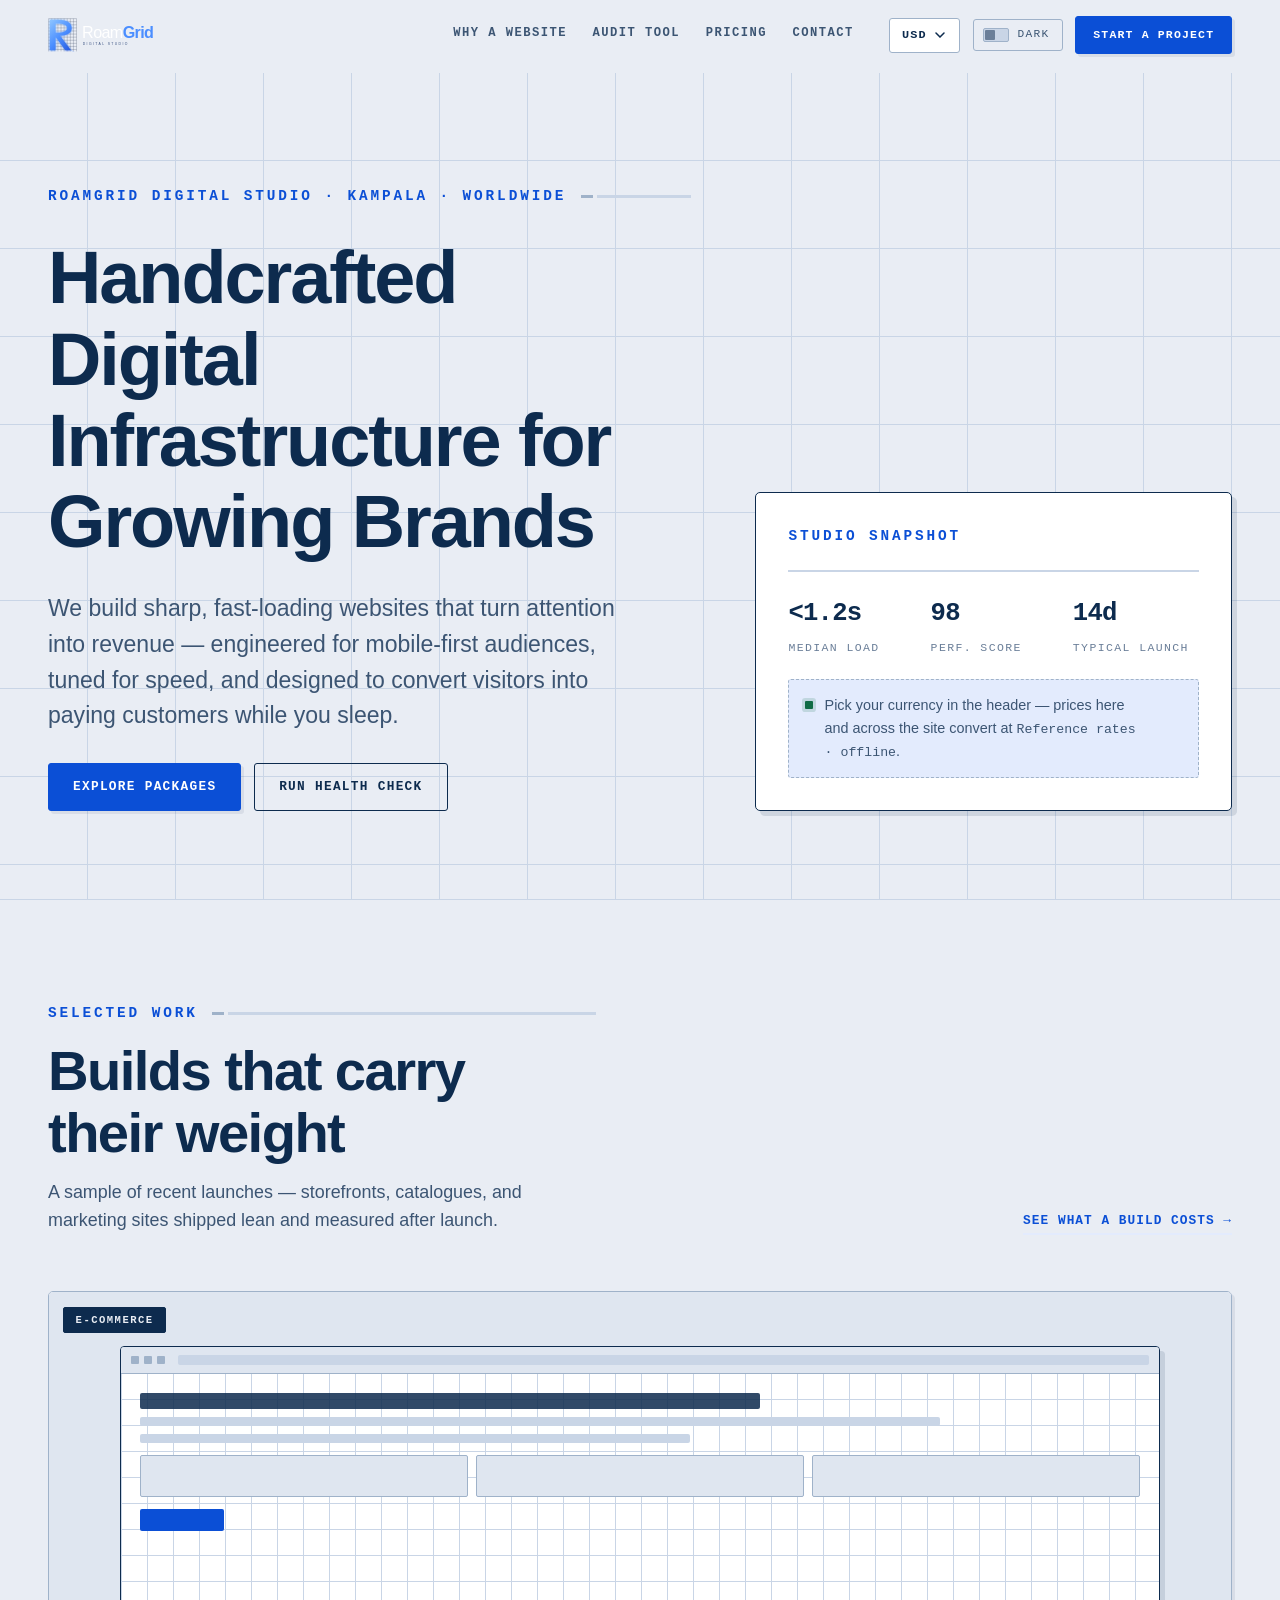
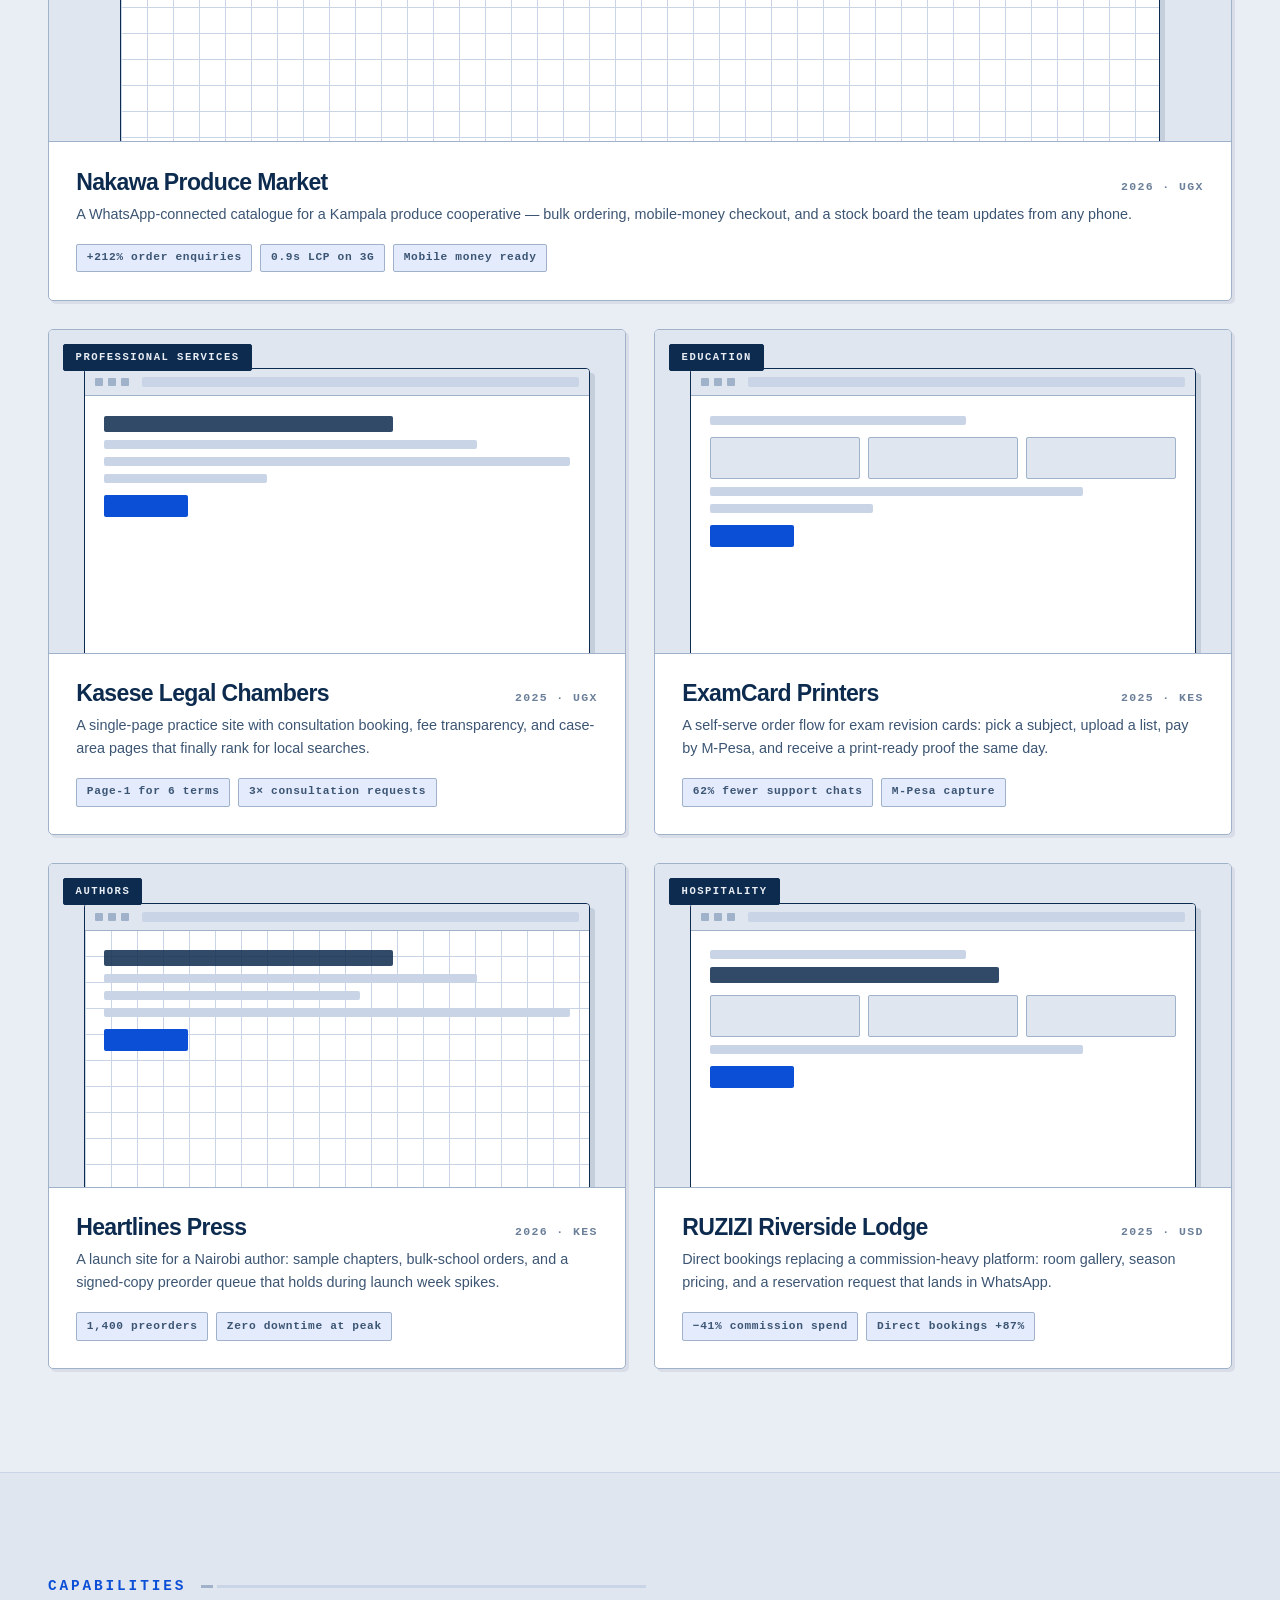
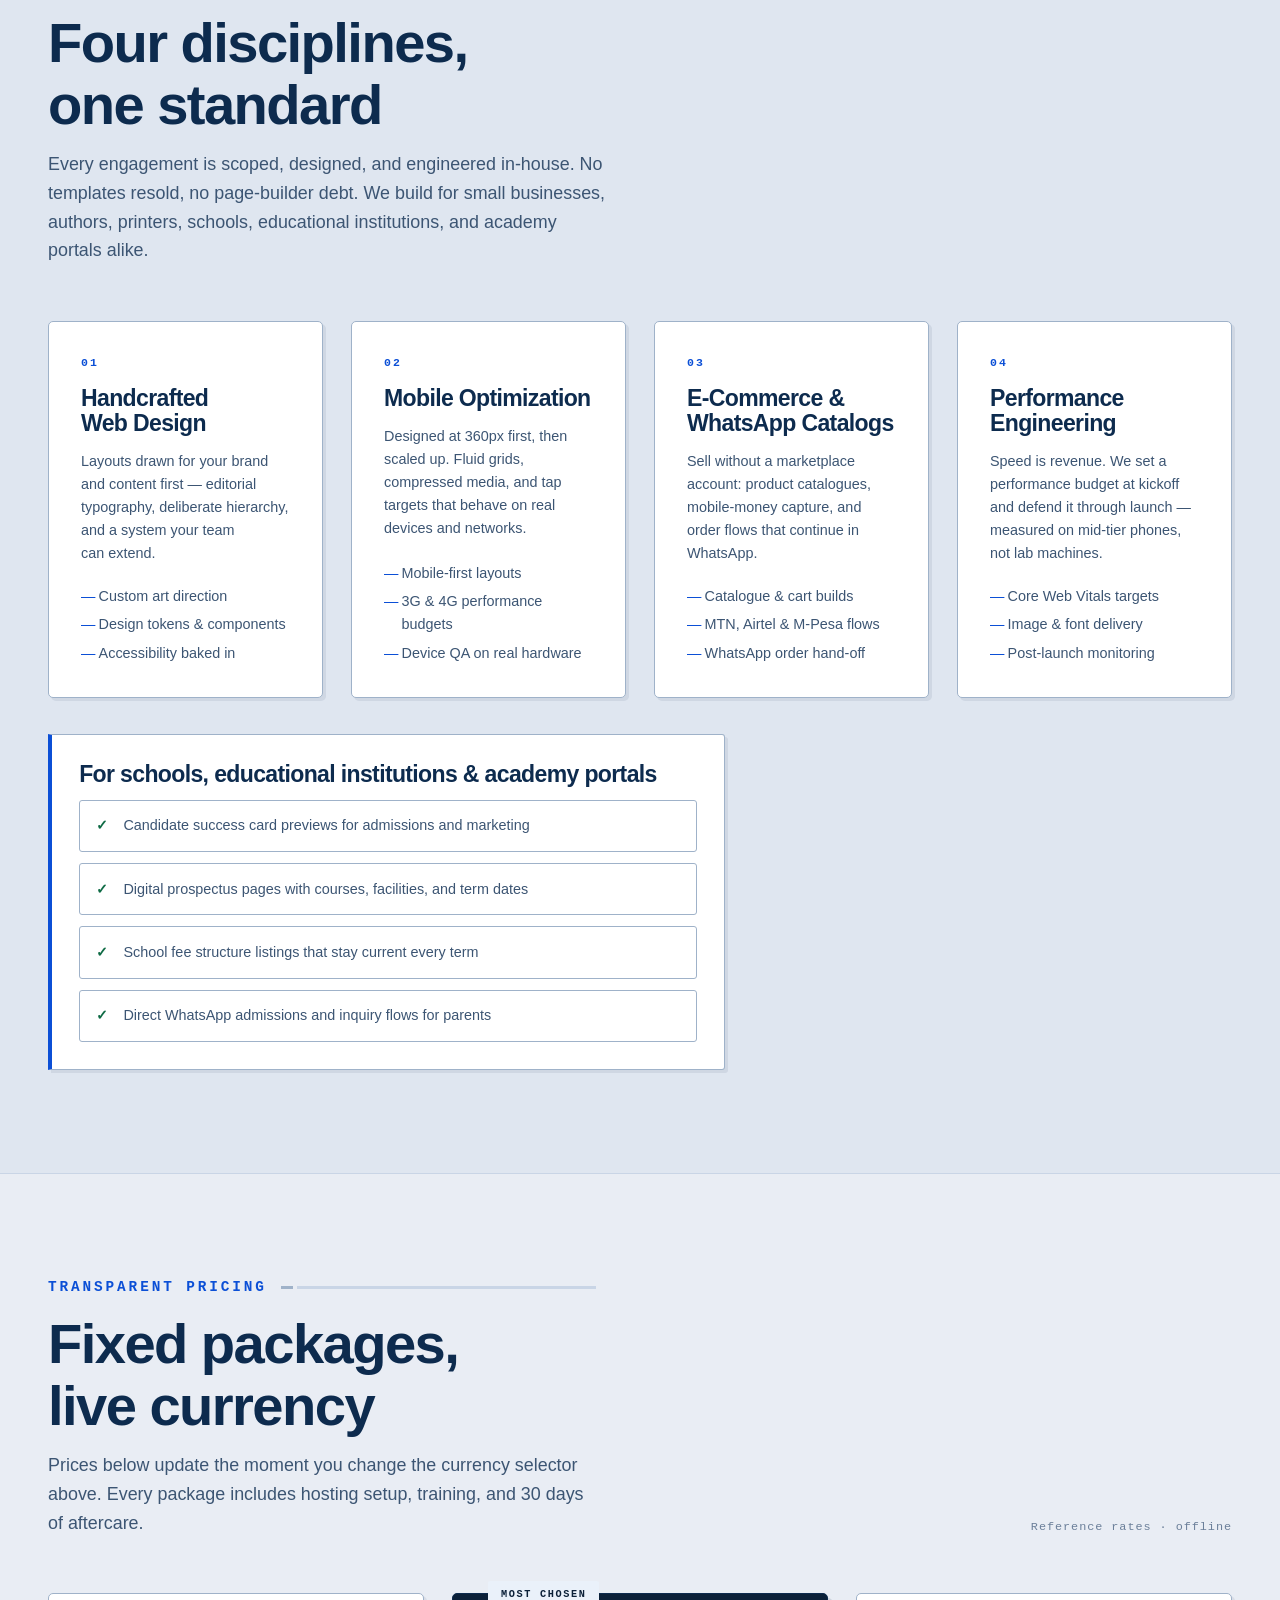
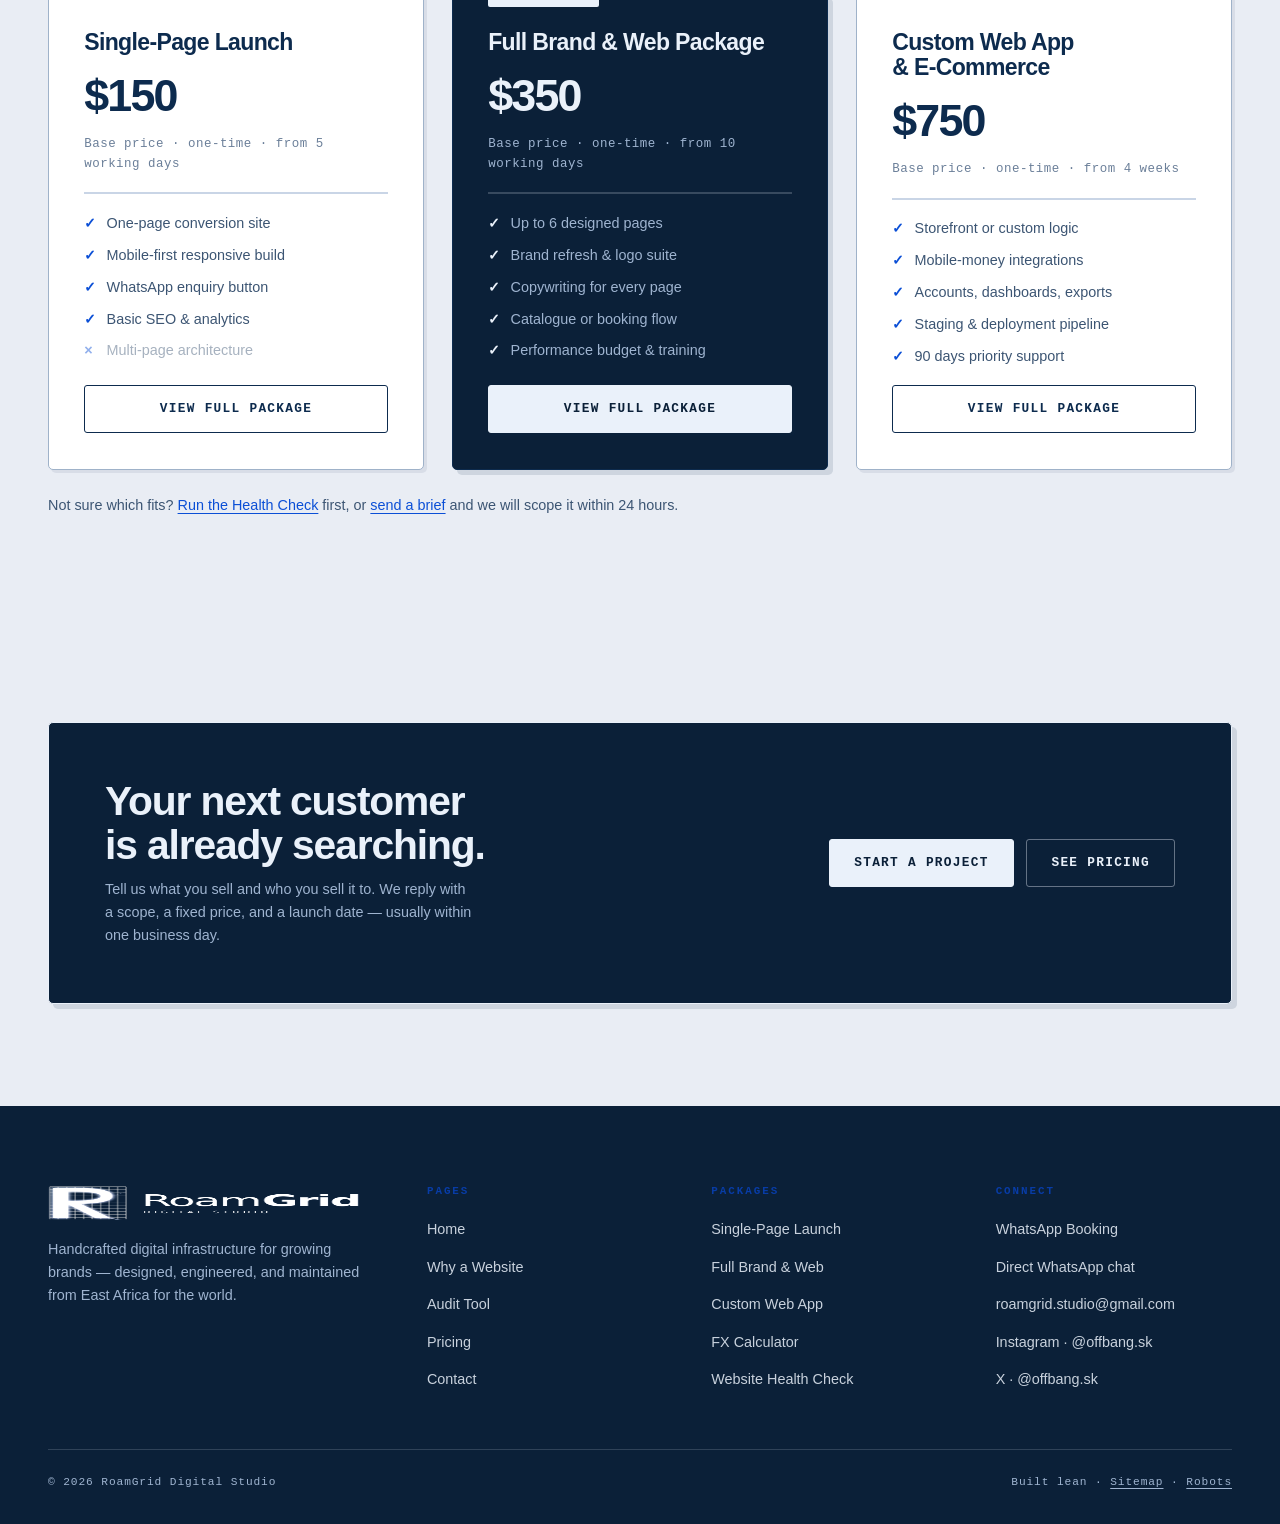
<file: index.html>
<!DOCTYPE html>
<html lang="en">
<head>
  <meta charset="UTF-8">
  <meta name="viewport" content="width=device-width, initial-scale=1.0">
  <title>RoamGrid Digital Studio — Handcrafted Digital Infrastructure for Growing Brands</title>
  <meta name="description" content="RoamGrid Digital Studio builds fast, high-trust websites for growing brands across East Africa and beyond. Handcrafted design, performance engineering, and clear pricing in your currency.">
  <link rel="icon" href="assets/roamgrid-favicon.png" type="image/png">
  <link rel="stylesheet" href="css/style.css">
  <script>
    /* Apply the saved color theme before first paint (engine in js/main.js). */
    try {
      if (localStorage.getItem("rg-theme") === "dark") {
        document.documentElement.setAttribute("data-theme", "dark");
      }
    } catch (e) {}
  </script>
</head>
<body data-page="home">
  <a class="skip-link" href="#main">Skip to content</a>

  <!-- ============================================ HEADER ============ -->
  <header class="site-header">
    <div class="wrap header-inner">
      <a class="brand" href="index.html" aria-label="RoamGrid Digital Studio — home">
        <img src="assets/logo.svg" alt="RoamGrid Digital Studio" class="logo-img"
             onerror="this.onerror=null;this.src='assets/roamgrid-logo-black.png';">
      </a>

      <nav class="nav" id="site-nav" aria-label="Primary">
        <a href="why-you-need-a-website.html">Why a Website</a>
        <a href="audit.html">Audit Tool</a>
        <a href="pricing.html">Pricing</a>
        <a href="contact.html">Contact</a>
      </nav>

      <div class="header-tools">
        <div class="currency-picker">
          <label for="currency-select">Display currency</label>
          <select id="currency-select" aria-label="Display currency">
            <option value="UGX">UGX</option>
            <option value="KES">KES</option>
            <option value="RWF">RWF</option>
            <option value="SSP">SSP</option>
            <option value="ZAR">ZAR</option>
            <option value="USD" selected>USD</option>
            <option value="GBP">GBP</option>
          </select>
        </div>
        <button class="theme-toggle" id="theme-toggle" type="button" role="switch" aria-checked="false" aria-label="Switch to dark mode">
          <span class="theme-toggle__track" aria-hidden="true"><span class="theme-toggle__knob"></span></span>
          <span class="theme-toggle__label" aria-hidden="true">Dark</span>
        </button>
        <a class="btn btn--sm" href="contact.html">Start a Project</a>
        <button class="nav-toggle" type="button" aria-expanded="false" aria-controls="site-nav" aria-label="Toggle navigation">
          <span></span><span></span><span></span>
        </button>
      </div>
    </div>
  </header>

  <main id="main">
    <!-- ========================================== HERO ============== -->
    <section class="hero">
      <div class="wrap hero-inner">
        <div class="hero-copy reveal">
          <p class="eyebrow eyebrow--line">RoamGrid Digital Studio &middot; Kampala &middot; Worldwide</p>
          <h1>Handcrafted Digital Infrastructure for Growing Brands</h1>
          <p class="lede">
            We build sharp, fast-loading websites that turn attention into revenue —
            engineered for mobile-first audiences, tuned for speed, and designed to convert
            visitors into paying customers while you sleep.
          </p>
          <div class="btn-row">
            <a class="btn" href="pricing.html">Explore Packages</a>
            <a class="btn btn--ghost" href="audit.html">Run Health Check</a>
          </div>
        </div>

        <aside class="hero-meta reveal" aria-label="Studio snapshot">
          <p class="eyebrow">Studio Snapshot</p>
          <dl class="hero-stats">
            <div>
              <dt>&lt;1.2s</dt>
              <dd>Median load</dd>
            </div>
            <div>
              <dt>98</dt>
              <dd>Perf. score</dd>
            </div>
            <div>
              <dt>14d</dt>
              <dd>Typical launch</dd>
            </div>
          </dl>
          <p class="hero-note">
            <span class="dot-live" aria-hidden="true"></span>
            <span>
              Pick your currency in the header — prices here and across the site
              convert at <span class="mono" data-fx-status>reference rates</span>.
            </span>
          </p>
        </aside>
      </div>
    </section>

    <!-- ==================================== FEATURED WORK ========== -->
    <section class="section" id="work">
      <div class="wrap">
        <div class="section-head section-head--split">
          <div>
            <p class="eyebrow eyebrow--line">Selected Work</p>
            <h2>Builds that carry their weight</h2>
            <p class="muted">
              A sample of recent launches — storefronts, catalogues, and marketing sites
              shipped lean and measured after launch.
            </p>
          </div>
          <a class="link-arrow" href="pricing.html">See what a build costs &rarr;</a>
        </div>

        <div class="work-grid">
          <article class="work-card work-card--wide reveal">
            <div class="work-media">
              <span class="work-tag">E-Commerce</span>
              <div class="mock mock--grid-bg">
                <div class="mock-bar"><i></i><i></i><i></i><u></u></div>
                <div class="mock-body">
                  <span class="mock-line mock-line--xl"></span>
                  <span class="mock-line mock-line--w80"></span>
                  <span class="mock-line mock-line--w55"></span>
                  <div class="mock-cols"><span></span><span></span><span></span></div>
                  <span class="mock-btn"></span>
                </div>
              </div>
            </div>
            <div class="work-body">
              <h3>Nakawa Produce Market <span>2026 &middot; UGX</span></h3>
              <p>
                A WhatsApp-connected catalogue for a Kampala produce cooperative — bulk ordering,
                mobile-money checkout, and a stock board the team updates from any phone.
              </p>
              <ul class="work-kpis">
                <li>+212% order enquiries</li>
                <li>0.9s LCP on 3G</li>
                <li>Mobile money ready</li>
              </ul>
            </div>
          </article>

          <article class="work-card reveal">
            <div class="work-media">
              <span class="work-tag">Professional Services</span>
              <div class="mock">
                <div class="mock-bar"><i></i><i></i><i></i><u></u></div>
                <div class="mock-body">
                  <span class="mock-line mock-line--xl"></span>
                  <span class="mock-line mock-line--w80"></span>
                  <span class="mock-line"></span>
                  <span class="mock-line mock-line--w35"></span>
                  <span class="mock-btn"></span>
                </div>
              </div>
            </div>
            <div class="work-body">
              <h3>Kasese Legal Chambers <span>2025 &middot; UGX</span></h3>
              <p>
                A single-page practice site with consultation booking, fee transparency,
                and case-area pages that finally rank for local searches.
              </p>
              <ul class="work-kpis">
                <li>Page-1 for 6 terms</li>
                <li>3&times; consultation requests</li>
              </ul>
            </div>
          </article>

          <article class="work-card reveal">
            <div class="work-media">
              <span class="work-tag">Education</span>
              <div class="mock">
                <div class="mock-bar"><i></i><i></i><i></i><u></u></div>
                <div class="mock-body">
                  <span class="mock-line mock-line--w55"></span>
                  <div class="mock-cols"><span></span><span></span><span></span></div>
                  <span class="mock-line mock-line--w80"></span>
                  <span class="mock-line mock-line--w35"></span>
                  <span class="mock-btn"></span>
                </div>
              </div>
            </div>
            <div class="work-body">
              <h3>ExamCard Printers <span>2025 &middot; KES</span></h3>
              <p>
                A self-serve order flow for exam revision cards: pick a subject, upload a list,
                pay by M-Pesa, and receive a print-ready proof the same day.
              </p>
              <ul class="work-kpis">
                <li>62% fewer support chats</li>
                <li>M-Pesa capture</li>
              </ul>
            </div>
          </article>

          <article class="work-card reveal">
            <div class="work-media">
              <span class="work-tag">Authors</span>
              <div class="mock mock--grid-bg">
                <div class="mock-bar"><i></i><i></i><i></i><u></u></div>
                <div class="mock-body">
                  <span class="mock-line mock-line--xl"></span>
                  <span class="mock-line mock-line--w80"></span>
                  <span class="mock-line mock-line--w55"></span>
                  <span class="mock-line"></span>
                  <span class="mock-btn"></span>
                </div>
              </div>
            </div>
            <div class="work-body">
              <h3>Heartlines Press <span>2026 &middot; KES</span></h3>
              <p>
                A launch site for a Nairobi author: sample chapters, bulk-school orders,
                and a signed-copy preorder queue that holds during launch week spikes.
              </p>
              <ul class="work-kpis">
                <li>1,400 preorders</li>
                <li>Zero downtime at peak</li>
              </ul>
            </div>
          </article>

          <article class="work-card reveal">
            <div class="work-media">
              <span class="work-tag">Hospitality</span>
              <div class="mock">
                <div class="mock-bar"><i></i><i></i><i></i><u></u></div>
                <div class="mock-body">
                  <span class="mock-line mock-line--w55"></span>
                  <span class="mock-line mock-line--xl"></span>
                  <div class="mock-cols"><span></span><span></span><span></span></div>
                  <span class="mock-line mock-line--w80"></span>
                  <span class="mock-btn"></span>
                </div>
              </div>
            </div>
            <div class="work-body">
              <h3>RUZIZI Riverside Lodge <span>2025 &middot; USD</span></h3>
              <p>
                Direct bookings replacing a commission-heavy platform: room gallery,
                season pricing, and a reservation request that lands in WhatsApp.
              </p>
              <ul class="work-kpis">
                <li>&minus;41% commission spend</li>
                <li>Direct bookings +87%</li>
              </ul>
            </div>
          </article>
        </div>
      </div>
    </section>

    <!-- ======================================== SERVICES =========== -->
    <section class="section section--alt" id="services">
      <div class="wrap">
        <div class="section-head">
          <p class="eyebrow eyebrow--line">Capabilities</p>
          <h2>Four disciplines, one standard</h2>
          <p class="muted">
            Every engagement is scoped, designed, and engineered in-house.
            No templates resold, no page-builder debt. We build for small
            businesses, authors, printers, schools, educational institutions,
            and academy portals alike.
          </p>
        </div>

        <div class="grid grid--4">
          <article class="service-card reveal">
            <span class="idx">01</span>
            <h3>Handcrafted Web Design</h3>
            <p>
              Layouts drawn for your brand and content first — editorial typography,
              deliberate hierarchy, and a system your team can extend.
            </p>
            <ul class="service-list">
              <li>Custom art direction</li>
              <li>Design tokens &amp; components</li>
              <li>Accessibility baked in</li>
            </ul>
          </article>

          <article class="service-card reveal">
            <span class="idx">02</span>
            <h3>Mobile Optimization</h3>
            <p>
              Designed at 360px first, then scaled up. Fluid grids, compressed media,
              and tap targets that behave on real devices and networks.
            </p>
            <ul class="service-list">
              <li>Mobile-first layouts</li>
              <li>3G &amp; 4G performance budgets</li>
              <li>Device QA on real hardware</li>
            </ul>
          </article>

          <article class="service-card reveal">
            <span class="idx">03</span>
            <h3>E-Commerce &amp; WhatsApp Catalogs</h3>
            <p>
              Sell without a marketplace account: product catalogues, mobile-money
              capture, and order flows that continue in WhatsApp.
            </p>
            <ul class="service-list">
              <li>Catalogue &amp; cart builds</li>
              <li>MTN, Airtel &amp; M-Pesa flows</li>
              <li>WhatsApp order hand-off</li>
            </ul>
          </article>

          <article class="service-card reveal">
            <span class="idx">04</span>
            <h3>Performance Engineering</h3>
            <p>
              Speed is revenue. We set a performance budget at kickoff and defend it
              through launch — measured on mid-tier phones, not lab machines.
            </p>
            <ul class="service-list">
              <li>Core Web Vitals targets</li>
              <li>Image &amp; font delivery</li>
              <li>Post-launch monitoring</li>
            </ul>
          </article>
        </div>

        <div class="callout reveal" style="max-width:68ch;margin-top:2.25rem;">
          <h4>For schools, educational institutions &amp; academy portals</h4>
          <ul class="checklist" style="margin-top:0.75rem;">
            <li>Candidate success card previews for admissions and marketing</li>
            <li>Digital prospectus pages with courses, facilities, and term dates</li>
            <li>School fee structure listings that stay current every term</li>
            <li>Direct WhatsApp admissions and inquiry flows for parents</li>
          </ul>
        </div>
      </div>
    </section>

    <!-- ================================== PRICING PREVIEW ========== -->
    <section class="section" id="packages">
      <div class="wrap">
        <div class="section-head section-head--split">
          <div>
            <p class="eyebrow eyebrow--line">Transparent Pricing</p>
            <h2>Fixed packages, live currency</h2>
            <p class="muted">
              Prices below update the moment you change the currency selector above.
              Every package includes hosting setup, training, and 30 days of aftercare.
            </p>
          </div>
          <span class="fx-status" data-fx-status>reference rates</span>
        </div>

        <div class="grid grid--3">
          <article class="price-card reveal">
            <h3>Single-Page Launch</h3>
            <p class="price-amount"><span data-usd="150">$150</span></p>
            <p class="price-note">Base price &middot; one-time &middot; from 5 working days</p>
            <ul class="price-features">
              <li>One-page conversion site</li>
              <li>Mobile-first responsive build</li>
              <li>WhatsApp enquiry button</li>
              <li>Basic SEO &amp; analytics</li>
              <li class="is-off">Multi-page architecture</li>
            </ul>
            <a class="btn btn--ghost btn--block" href="pricing.html#tiers">View full package</a>
          </article>

          <article class="price-card price-card--featured reveal">
            <span class="price-flag">Most chosen</span>
            <h3>Full Brand &amp; Web Package</h3>
            <p class="price-amount"><span data-usd="350">$350</span></p>
            <p class="price-note">Base price &middot; one-time &middot; from 10 working days</p>
            <ul class="price-features">
              <li>Up to 6 designed pages</li>
              <li>Brand refresh &amp; logo suite</li>
              <li>Copywriting for every page</li>
              <li>Catalogue or booking flow</li>
              <li>Performance budget &amp; training</li>
            </ul>
            <a class="btn btn--block" href="pricing.html#tiers">View full package</a>
          </article>

          <article class="price-card reveal">
            <h3>Custom Web App &amp; E-Commerce</h3>
            <p class="price-amount"><span data-usd="750">$750</span></p>
            <p class="price-note">Base price &middot; one-time &middot; from 4 weeks</p>
            <ul class="price-features">
              <li>Storefront or custom logic</li>
              <li>Mobile-money integrations</li>
              <li>Accounts, dashboards, exports</li>
              <li>Staging &amp; deployment pipeline</li>
              <li>90 days priority support</li>
            </ul>
            <a class="btn btn--ghost btn--block" href="pricing.html#tiers">View full package</a>
          </article>
        </div>

        <p class="small muted" style="margin-top:1.5rem;">
          Not sure which fits? <a href="audit.html">Run the Health Check</a> first, or
          <a href="contact.html">send a brief</a> and we will scope it within 24 hours.
        </p>
      </div>
    </section>

    <!-- ========================================== CTA ============== -->
    <section class="section" id="start">
      <div class="wrap">
        <div class="cta-band reveal">
          <div>
            <h2>Your next customer is already searching.</h2>
            <p>
              Tell us what you sell and who you sell it to. We reply with a scope,
              a fixed price, and a launch date — usually within one business day.
            </p>
          </div>
          <div class="btn-row">
            <a class="btn btn--on-dark" href="contact.html">Start a Project</a>
            <a class="btn btn--ghost-on-dark" href="pricing.html">See Pricing</a>
          </div>
        </div>
      </div>
    </section>
  </main>

  <!-- ============================================ FOOTER =========== -->
  <footer class="site-footer">
    <div class="wrap">
      <div class="footer-grid">
        <div class="footer-brand">
          <img src="assets/roamgrid-logo-white.png" alt="RoamGrid Digital Studio" class="logo-img" loading="lazy">
          <p>
            Handcrafted digital infrastructure for growing brands —
            designed, engineered, and maintained from East Africa for the world.
          </p>
        </div>

        <div class="footer-col">
          <h4>Pages</h4>
          <ul>
            <li><a href="index.html">Home</a></li>
            <li><a href="why-you-need-a-website.html">Why a Website</a></li>
            <li><a href="audit.html">Audit Tool</a></li>
            <li><a href="pricing.html">Pricing</a></li>
            <li><a href="contact.html">Contact</a></li>
          </ul>
        </div>

        <div class="footer-col">
          <h4>Packages</h4>
          <ul>
            <li><a href="pricing.html#tiers">Single-Page Launch</a></li>
            <li><a href="pricing.html#tiers">Full Brand &amp; Web</a></li>
            <li><a href="pricing.html#tiers">Custom Web App</a></li>
            <li><a href="pricing.html#calculator">FX Calculator</a></li>
            <li><a href="audit.html">Website Health Check</a></li>
          </ul>
        </div>

        <div class="footer-col">
          <h4>Connect</h4>
          <ul>
            <li><a href="contact.html">WhatsApp Booking</a></li>
            <li><a href="https://wa.me/256744498583?text=Hello%20RoamGrid%20Digital%20Studio%2C%20I%27d%20like%20a%20quote." data-wa data-wa-text="Hello RoamGrid Digital Studio, I'd like a quote. I found you via {page}." target="_blank" rel="noopener">Direct WhatsApp chat</a></li>
            <li><a href="mailto:roamgrid.studio@gmail.com">roamgrid.studio@gmail.com</a></li>
            <li><a href="https://instagram.com/offbang.sk" target="_blank" rel="noopener">Instagram &middot; @offbang.sk</a></li>
            <li><a href="https://x.com/offbang.sk" target="_blank" rel="noopener">X &middot; @offbang.sk</a></li>
          </ul>
        </div>
      </div>

      <div class="footer-bottom">
        <span>&copy; <span data-year>2026</span> RoamGrid Digital Studio</span>
        <span>Built lean &middot; <a href="sitemap.xml">Sitemap</a> &middot; <a href="robots.txt">Robots</a></span>
      </div>
    </div>
  </footer>

  <script src="js/currency.js" defer></script>
  <script src="js/main.js" defer></script>
</body>
</html>
</file>
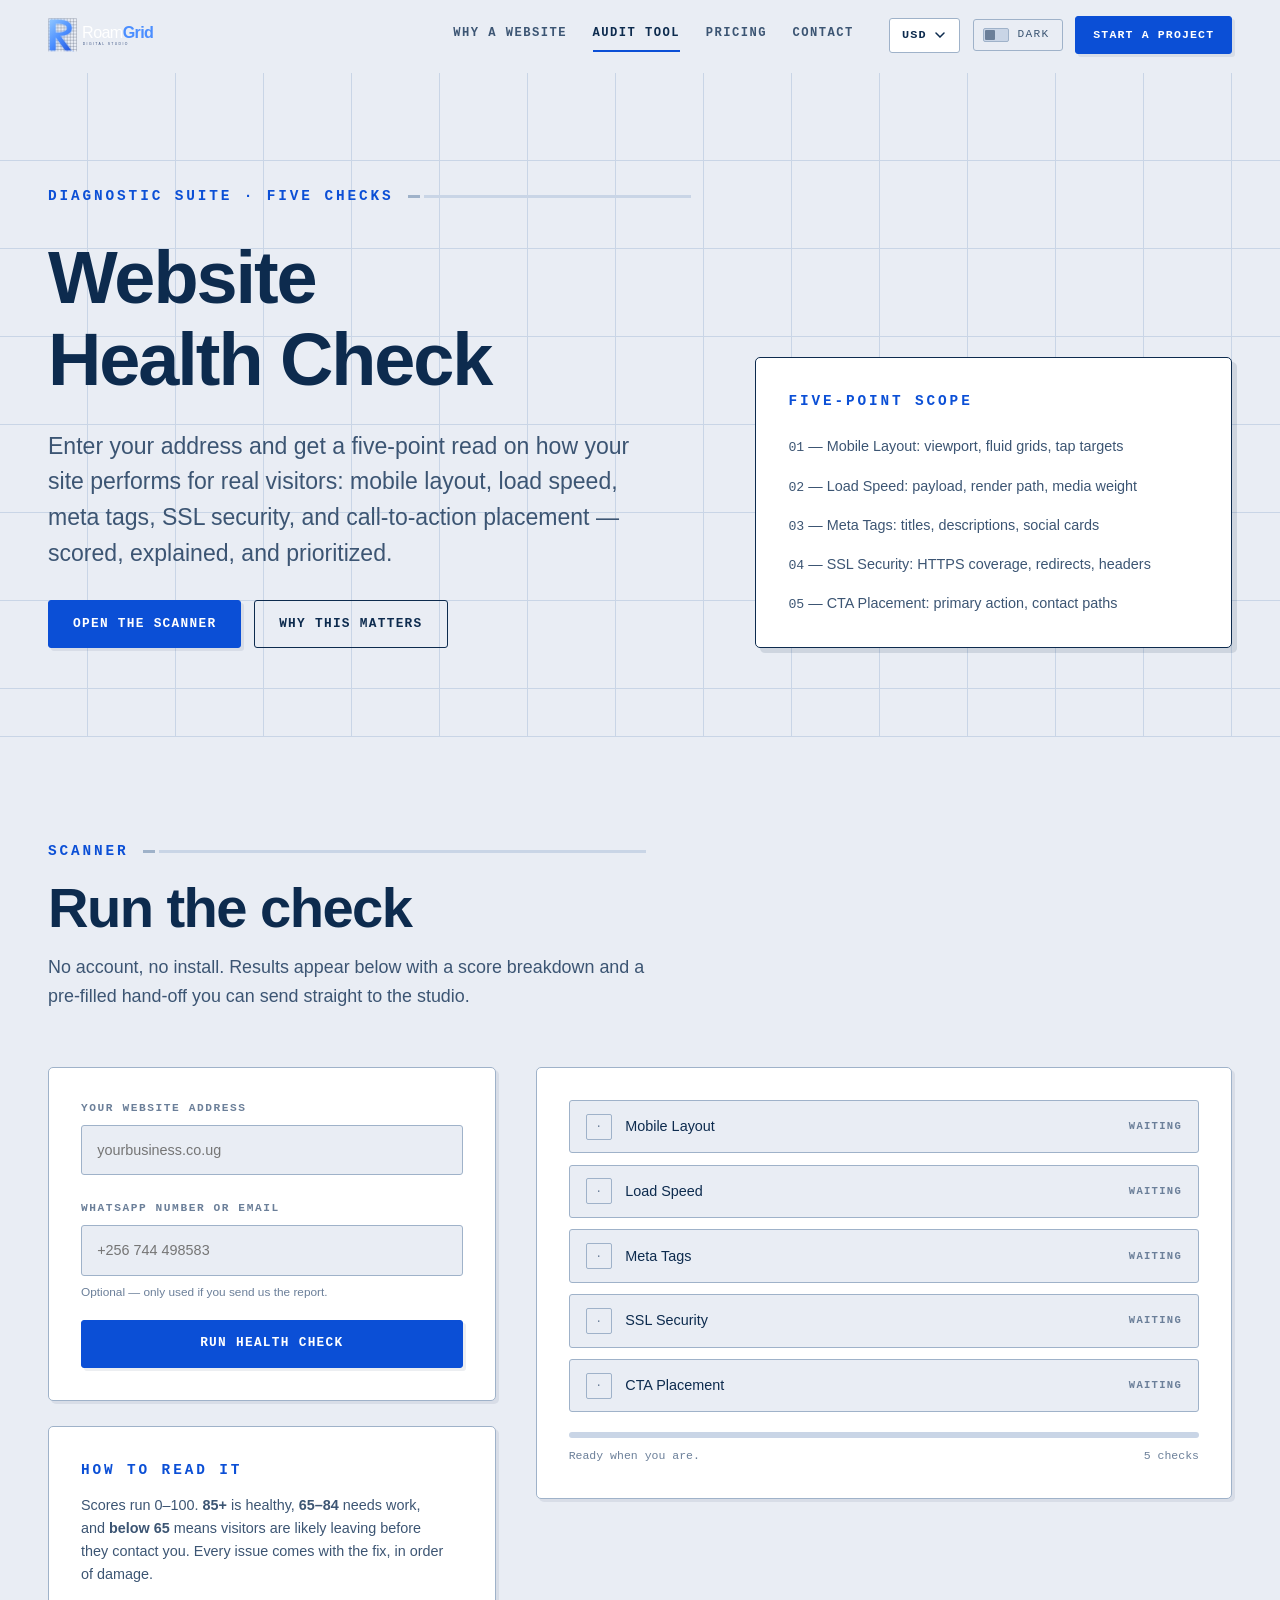
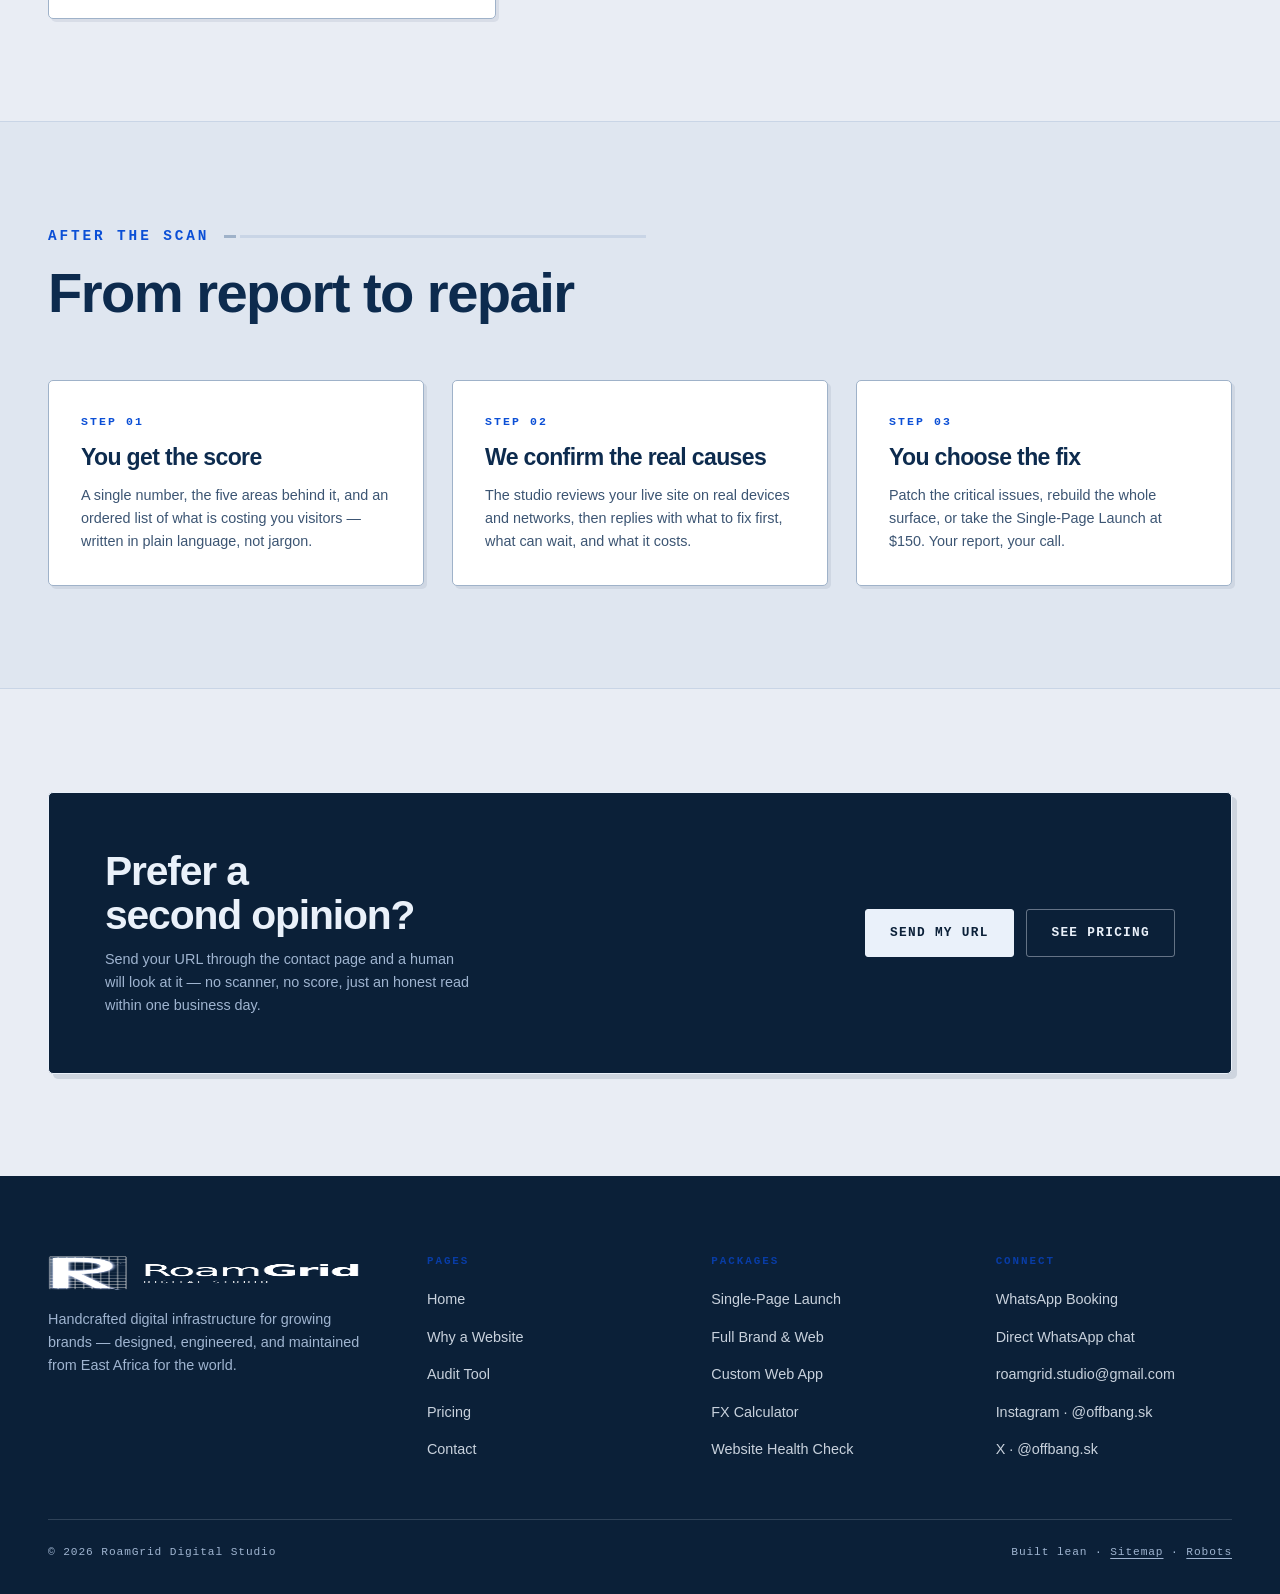
<file: audit.html>
<!DOCTYPE html>
<html lang="en">
<head>
  <meta charset="UTF-8">
  <meta name="viewport" content="width=device-width, initial-scale=1.0">
  <title>Website Health Check — RoamGrid Digital Studio</title>
  <meta name="description" content="Run a five-point Website Health Check: mobile layout, load speed, meta tags, SSL security, and CTA placement. Get a score, a prioritized issue list, and a one-tap fix request.">
  <link rel="icon" href="assets/roamgrid-favicon.png" type="image/png">
  <link rel="stylesheet" href="css/style.css">
  <script>
    /* Apply the saved color theme before first paint (engine in js/main.js). */
    try {
      if (localStorage.getItem("rg-theme") === "dark") {
        document.documentElement.setAttribute("data-theme", "dark");
      }
    } catch (e) {}
  </script>
</head>
<body data-page="audit">
  <a class="skip-link" href="#main">Skip to content</a>

  <!-- ============================================ HEADER ============ -->
  <header class="site-header">
    <div class="wrap header-inner">
      <a class="brand" href="index.html" aria-label="RoamGrid Digital Studio — home">
        <img src="assets/logo.svg" alt="RoamGrid Digital Studio" class="logo-img"
             onerror="this.onerror=null;this.src='assets/roamgrid-logo-black.png';">
      </a>

      <nav class="nav" id="site-nav" aria-label="Primary">
        <a href="why-you-need-a-website.html">Why a Website</a>
        <a href="audit.html" aria-current="page">Audit Tool</a>
        <a href="pricing.html">Pricing</a>
        <a href="contact.html">Contact</a>
      </nav>

      <div class="header-tools">
        <div class="currency-picker">
          <label for="currency-select">Display currency</label>
          <select id="currency-select" aria-label="Display currency">
            <option value="UGX">UGX</option>
            <option value="KES">KES</option>
            <option value="RWF">RWF</option>
            <option value="SSP">SSP</option>
            <option value="ZAR">ZAR</option>
            <option value="USD" selected>USD</option>
            <option value="GBP">GBP</option>
          </select>
        </div>
        <button class="theme-toggle" id="theme-toggle" type="button" role="switch" aria-checked="false" aria-label="Switch to dark mode">
          <span class="theme-toggle__track" aria-hidden="true"><span class="theme-toggle__knob"></span></span>
          <span class="theme-toggle__label" aria-hidden="true">Dark</span>
        </button>
        <a class="btn btn--sm" href="contact.html">Start a Project</a>
        <button class="nav-toggle" type="button" aria-expanded="false" aria-controls="site-nav" aria-label="Toggle navigation">
          <span></span><span></span><span></span>
        </button>
      </div>
    </div>
  </header>

  <main id="main">
    <!-- ======================================= PAGE HEAD =========== -->
    <section class="hero">
      <div class="wrap hero-inner">
        <div class="hero-copy reveal">
          <p class="eyebrow eyebrow--line">Diagnostic Suite &middot; Five Checks</p>
          <h1>Website Health Check</h1>
          <p class="lede">
            Enter your address and get a five-point read on how your site performs for
            real visitors: mobile layout, load speed, meta tags, SSL security, and
            call-to-action placement — scored, explained, and prioritized.
          </p>
          <div class="btn-row">
            <a class="btn" href="#scanner">Open the scanner</a>
            <a class="btn btn--ghost" href="why-you-need-a-website.html">Why this matters</a>
          </div>
        </div>

        <aside class="hero-meta reveal" aria-label="What we check">
          <p class="eyebrow">Five-point scope</p>
          <ul class="stack small muted">
            <li><span class="mono">01</span> &mdash; Mobile Layout: viewport, fluid grids, tap targets</li>
            <li><span class="mono">02</span> &mdash; Load Speed: payload, render path, media weight</li>
            <li><span class="mono">03</span> &mdash; Meta Tags: titles, descriptions, social cards</li>
            <li><span class="mono">04</span> &mdash; SSL Security: HTTPS coverage, redirects, headers</li>
            <li><span class="mono">05</span> &mdash; CTA Placement: primary action, contact paths</li>
          </ul>
        </aside>
      </div>
    </section>

    <!-- ======================================== SCANNER ============ -->
    <section class="section" id="scanner">
      <div class="wrap">
        <div class="section-head">
          <p class="eyebrow eyebrow--line">Scanner</p>
          <h2>Run the check</h2>
          <p class="muted">
            No account, no install. Results appear below with a score breakdown and a
            pre-filled hand-off you can send straight to the studio.
          </p>
        </div>

        <div class="audit-shell">
          <!-- Input panel -->
          <div>
            <form class="panel" id="audit-form" novalidate>
              <div class="field" id="audit-url-field">
                <label for="audit-url">Your website address</label>
                <input type="text" id="audit-url" name="url" placeholder="yourbusiness.co.ug"
                       autocomplete="url" spellcheck="false" required>
                <span class="hint" id="audit-url-error" role="alert"></span>
              </div>

              <div class="field">
                <label for="audit-contact">WhatsApp number or email</label>
                <input type="text" id="audit-contact" name="contact" placeholder="+256 744 498583">
                <span class="hint">Optional — only used if you send us the report.</span>
              </div>

              <button class="btn btn--block" type="submit" id="audit-run">Run Health Check</button>
            </form>

            <div class="panel">
              <p class="eyebrow">How to read it</p>
              <p class="small muted" style="margin-top:0.7rem;">
                Scores run 0&ndash;100. <strong>85+</strong> is healthy, <strong>65&ndash;84</strong>
                needs work, and <strong>below 65</strong> means visitors are likely leaving
                before they contact you. Every issue comes with the fix, in order of damage.
              </p>
            </div>
          </div>

          <!-- Scan run panel -->
          <div>
            <div class="panel">
              <div class="scan-steps" aria-live="polite">
                <div class="scan-step" data-name="Mobile Layout">
                  <span class="glyph">·</span>
                  <span>Mobile Layout</span>
                  <span class="status">waiting</span>
                </div>
                <div class="scan-step" data-name="Load Speed">
                  <span class="glyph">·</span>
                  <span>Load Speed</span>
                  <span class="status">waiting</span>
                </div>
                <div class="scan-step" data-name="Meta Tags">
                  <span class="glyph">·</span>
                  <span>Meta Tags</span>
                  <span class="status">waiting</span>
                </div>
                <div class="scan-step" data-name="SSL Security">
                  <span class="glyph">·</span>
                  <span>SSL Security</span>
                  <span class="status">waiting</span>
                </div>
                <div class="scan-step" data-name="CTA Placement">
                  <span class="glyph">·</span>
                  <span>CTA Placement</span>
                  <span class="status">waiting</span>
                </div>
              </div>

              <div class="scan-progress" aria-hidden="true"><i id="audit-bar"></i></div>
              <div class="scan-meta">
                <span id="audit-meta">Ready when you are.</span>
                <span>5 checks</span>
              </div>
            </div>

            <!-- =================================== RESULTS ========== -->
            <div class="panel results" id="audit-results" hidden>
              <div class="scoreboard">
                <div class="ring" role="img" aria-label="Overall health score">
                  <svg viewBox="0 0 120 120" aria-hidden="true">
                    <circle class="track" cx="60" cy="60" r="50"></circle>
                    <circle class="meter" id="audit-meter" cx="60" cy="60" r="50"></circle>
                  </svg>
                  <div class="value">
                    <b id="audit-score">0</b>
                    <span>of 100</span>
                  </div>
                </div>

                <div class="score-verdict">
                  <span class="verdict-chip is-warn" id="audit-verdict">Needs Work</span>
                  <h3>Score breakdown</h3>
                  <p class="mono small muted" id="audit-result-url"></p>
                  <p class="mono small muted" id="audit-result-stamp"></p>
                </div>
              </div>

              <div class="sub-scores" id="audit-subscores"></div>

              <h4 style="margin-top:2rem;">Issues to fix — worst first</h4>
              <div class="issue-list" id="audit-issues"></div>

              <div class="results-actions">
                <a class="btn btn-whatsapp" id="audit-fix-btn"                 href="https://wa.me/256744498583" target="_blank" rel="noopener">
                  Fix These Issues With RoamGrid
                </a>
                <button class="btn btn--ghost" type="button" id="audit-reset">Scan another site</button>
              </div>

              <p class="audit-note" style="margin-top:1rem;">
                The WhatsApp message arrives pre-filled with your URL, score, and top three
                issues — reply with your availability and we will send back a fix plan and a
                fixed quote.
              </p>
            </div>
          </div>
        </div>
      </div>
    </section>

    <!-- ==================================== WHAT HAPPENS =========== -->
    <section class="section section--alt">
      <div class="wrap">
        <div class="section-head">
          <p class="eyebrow eyebrow--line">After the scan</p>
          <h2>From report to repair</h2>
        </div>

        <div class="grid grid--3">
          <article class="service-card reveal">
            <span class="idx">STEP 01</span>
            <h3>You get the score</h3>
            <p>
              A single number, the five areas behind it, and an ordered list of what is
              costing you visitors — written in plain language, not jargon.
            </p>
          </article>

          <article class="service-card reveal">
            <span class="idx">STEP 02</span>
            <h3>We confirm the real causes</h3>
            <p>
              The studio reviews your live site on real devices and networks, then replies
              with what to fix first, what can wait, and what it costs.
            </p>
          </article>

          <article class="service-card reveal">
            <span class="idx">STEP 03</span>
            <h3>You choose the fix</h3>
            <p>
              Patch the critical issues, rebuild the whole surface, or take the
              Single-Page Launch at <span data-usd="150">$150</span>. Your report, your call.
            </p>
          </article>
        </div>
      </div>
    </section>

    <!-- ========================================== CTA ============== -->
    <section class="section" id="start">
      <div class="wrap">
        <div class="cta-band reveal">
          <div>
            <h2>Prefer a second opinion?</h2>
            <p>
              Send your URL through the contact page and a human will look at it —
              no scanner, no score, just an honest read within one business day.
            </p>
          </div>
          <div class="btn-row">
            <a class="btn btn--on-dark" href="contact.html">Send my URL</a>
            <a class="btn btn--ghost-on-dark" href="pricing.html">See Pricing</a>
          </div>
        </div>
      </div>
    </section>
  </main>

  <!-- ============================================ FOOTER =========== -->
  <footer class="site-footer">
    <div class="wrap">
      <div class="footer-grid">
        <div class="footer-brand">
          <img src="assets/roamgrid-logo-white.png" alt="RoamGrid Digital Studio" class="logo-img" loading="lazy">
          <p>
            Handcrafted digital infrastructure for growing brands —
            designed, engineered, and maintained from East Africa for the world.
          </p>
        </div>

        <div class="footer-col">
          <h4>Pages</h4>
          <ul>
            <li><a href="index.html">Home</a></li>
            <li><a href="why-you-need-a-website.html">Why a Website</a></li>
            <li><a href="audit.html">Audit Tool</a></li>
            <li><a href="pricing.html">Pricing</a></li>
            <li><a href="contact.html">Contact</a></li>
          </ul>
        </div>

        <div class="footer-col">
          <h4>Packages</h4>
          <ul>
            <li><a href="pricing.html#tiers">Single-Page Launch</a></li>
            <li><a href="pricing.html#tiers">Full Brand &amp; Web</a></li>
            <li><a href="pricing.html#tiers">Custom Web App</a></li>
            <li><a href="pricing.html#calculator">FX Calculator</a></li>
            <li><a href="audit.html">Website Health Check</a></li>
          </ul>
        </div>

        <div class="footer-col">
          <h4>Connect</h4>
          <ul>
            <li><a href="contact.html">WhatsApp Booking</a></li>
            <li><a href="https://wa.me/256744498583?text=Hello%20RoamGrid%20Digital%20Studio%2C%20I%27d%20like%20a%20quote." data-wa data-wa-text="Hello RoamGrid Digital Studio, I'd like a quote. I found you via {page}." target="_blank" rel="noopener">Direct WhatsApp chat</a></li>
            <li><a href="mailto:roamgrid.studio@gmail.com">roamgrid.studio@gmail.com</a></li>
            <li><a href="https://instagram.com/offbang.sk" target="_blank" rel="noopener">Instagram &middot; @offbang.sk</a></li>
            <li><a href="https://x.com/offbang.sk" target="_blank" rel="noopener">X &middot; @offbang.sk</a></li>
          </ul>
        </div>
      </div>

      <div class="footer-bottom">
        <span>&copy; <span data-year>2026</span> RoamGrid Digital Studio</span>
        <span>Built lean &middot; <a href="sitemap.xml">Sitemap</a> &middot; <a href="robots.txt">Robots</a></span>
      </div>
    </div>
  </footer>

  <script src="js/currency.js" defer></script>
  <script src="js/main.js" defer></script>
  <script src="js/audit.js" defer></script>
</body>
</html>
</file>
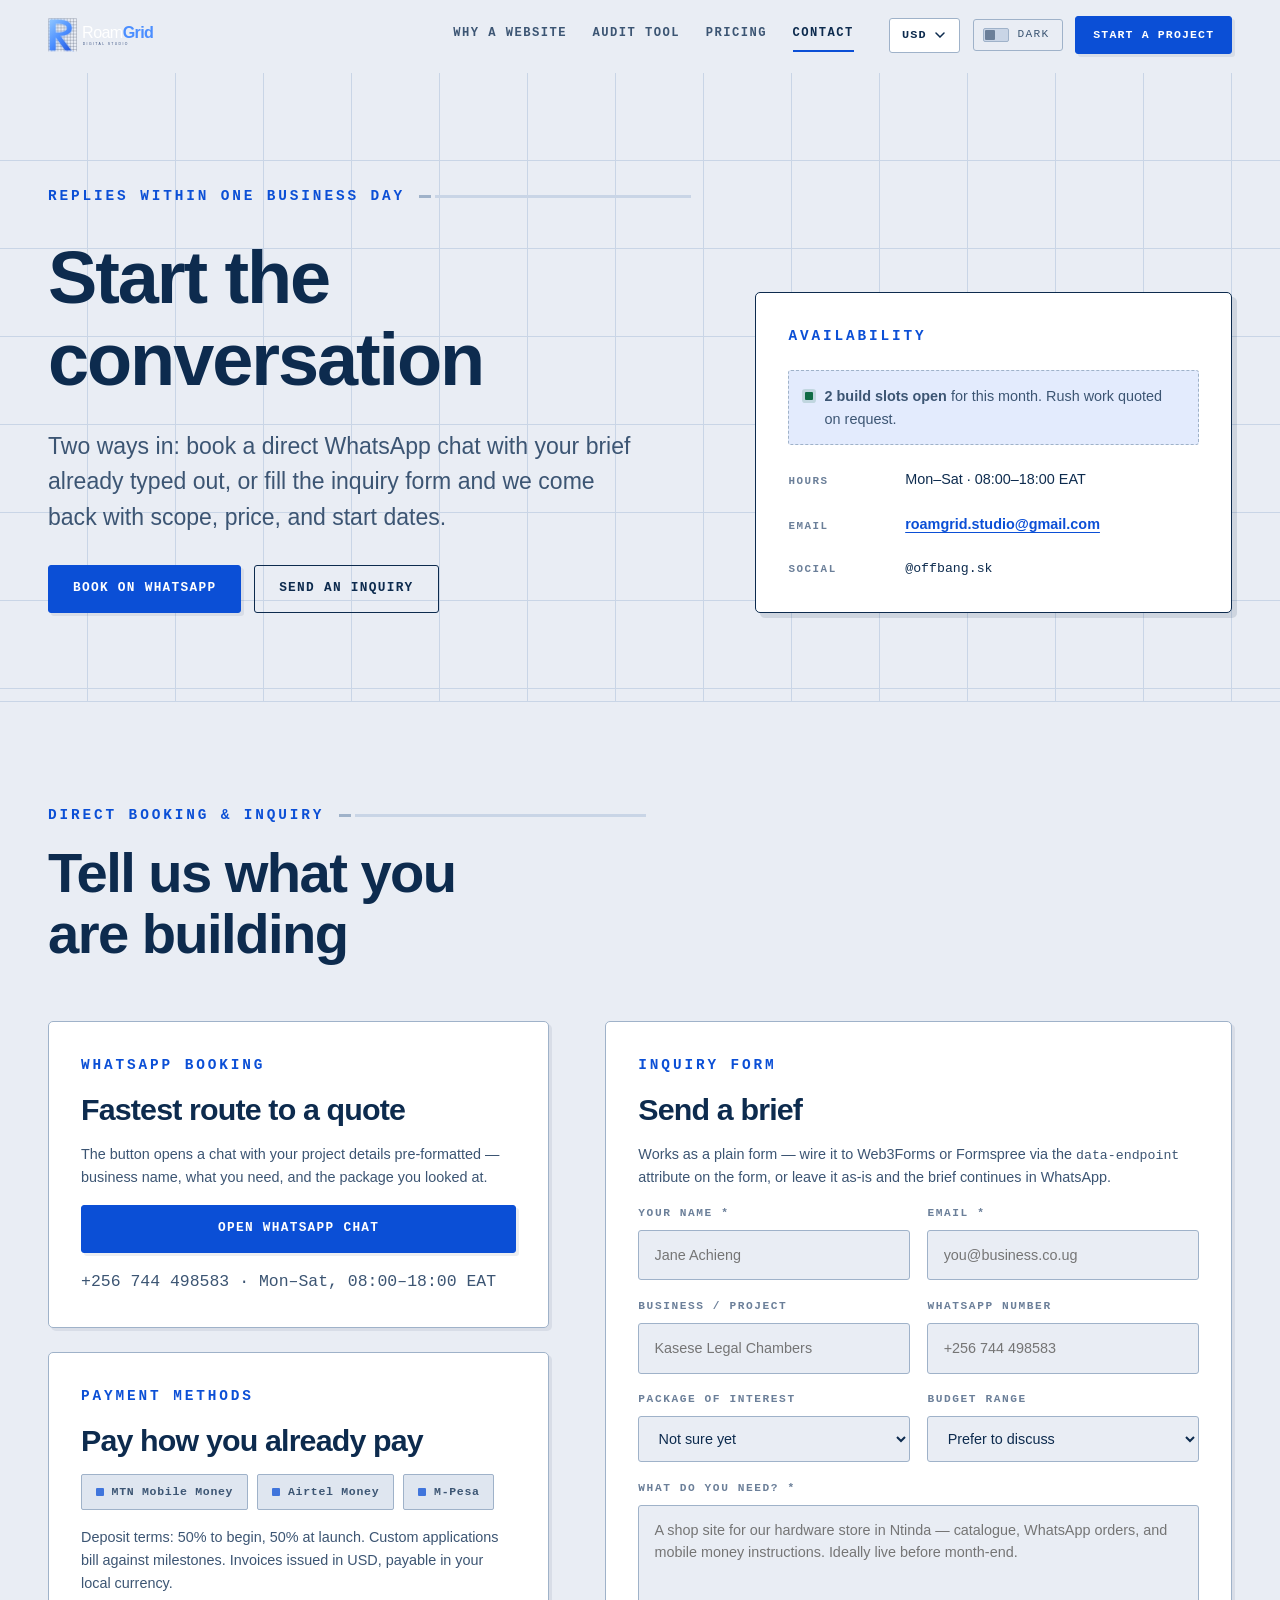
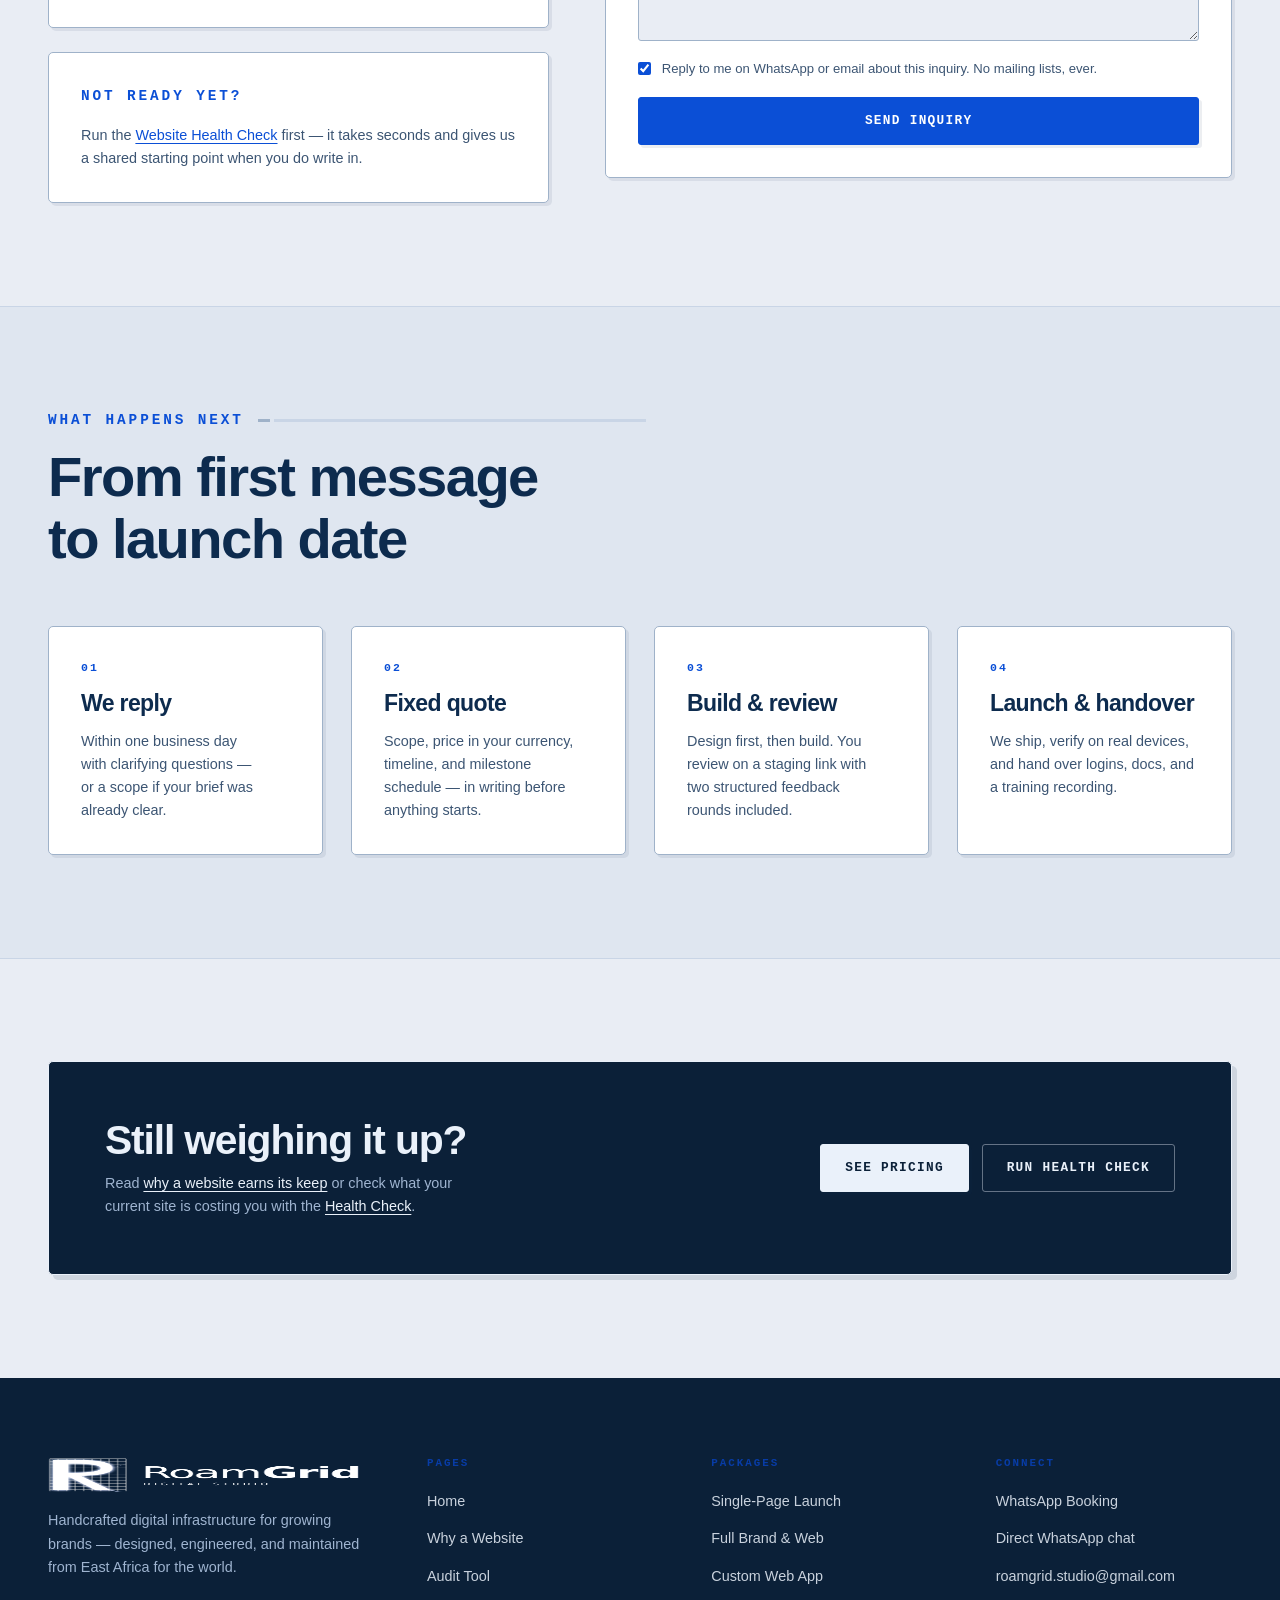
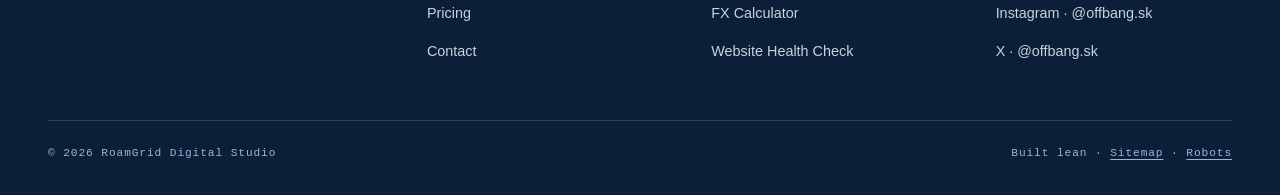
<file: contact.html>
<!DOCTYPE html>
<html lang="en">
<head>
  <meta charset="UTF-8">
  <meta name="viewport" content="width=device-width, initial-scale=1.0">
  <title>Contact &amp; Booking — RoamGrid Digital Studio</title>
  <meta name="description" content="Start a project with RoamGrid Digital Studio. Book directly on WhatsApp with a pre-formatted brief, send an inquiry form, or pay with MTN, Airtel, or M-Pesa mobile money.">
  <link rel="icon" href="assets/roamgrid-favicon.png" type="image/png">
  <link rel="stylesheet" href="css/style.css">
  <script>
    /* Apply the saved color theme before first paint (engine in js/main.js). */
    try {
      if (localStorage.getItem("rg-theme") === "dark") {
        document.documentElement.setAttribute("data-theme", "dark");
      }
    } catch (e) {}
  </script>
</head>
<body data-page="contact">
  <a class="skip-link" href="#main">Skip to content</a>

  <!-- ============================================ HEADER ============ -->
  <header class="site-header">
    <div class="wrap header-inner">
      <a class="brand" href="index.html" aria-label="RoamGrid Digital Studio — home">
        <img src="assets/logo.svg" alt="RoamGrid Digital Studio" class="logo-img"
             onerror="this.onerror=null;this.src='assets/roamgrid-logo-black.png';">
      </a>

      <nav class="nav" id="site-nav" aria-label="Primary">
        <a href="why-you-need-a-website.html">Why a Website</a>
        <a href="audit.html">Audit Tool</a>
        <a href="pricing.html">Pricing</a>
        <a href="contact.html" aria-current="page">Contact</a>
      </nav>

      <div class="header-tools">
        <div class="currency-picker">
          <label for="currency-select">Display currency</label>
          <select id="currency-select" aria-label="Display currency">
            <option value="UGX">UGX</option>
            <option value="KES">KES</option>
            <option value="RWF">RWF</option>
            <option value="SSP">SSP</option>
            <option value="ZAR">ZAR</option>
            <option value="USD" selected>USD</option>
            <option value="GBP">GBP</option>
          </select>
        </div>
        <button class="theme-toggle" id="theme-toggle" type="button" role="switch" aria-checked="false" aria-label="Switch to dark mode">
          <span class="theme-toggle__track" aria-hidden="true"><span class="theme-toggle__knob"></span></span>
          <span class="theme-toggle__label" aria-hidden="true">Dark</span>
        </button>
        <a class="btn btn--sm" href="#inquiry">Start a Project</a>
        <button class="nav-toggle" type="button" aria-expanded="false" aria-controls="site-nav" aria-label="Toggle navigation">
          <span></span><span></span><span></span>
        </button>
      </div>
    </div>
  </header>

  <main id="main">
    <!-- ======================================= PAGE HEAD =========== -->
    <section class="hero">
      <div class="wrap hero-inner">
        <div class="hero-copy reveal">
          <p class="eyebrow eyebrow--line">Replies within one business day</p>
          <h1>Start the conversation</h1>
          <p class="lede">
            Two ways in: book a direct WhatsApp chat with your brief already typed out,
            or fill the inquiry form and we come back with scope, price, and start dates.
          </p>
          <div class="btn-row">
            <a class="btn" href="https://wa.me/256744498583?text=Hello%20RoamGrid%20Digital%20Studio%2C%20I%27d%20like%20to%20discuss%20a%20project."
               data-wa
               data-wa-text="Hello RoamGrid Digital Studio, I'd like to discuss a project. I found you from {page}."
               target="_blank" rel="noopener">Book on WhatsApp</a>
            <a class="btn btn--ghost" href="#inquiry">Send an inquiry</a>
          </div>
        </div>

        <aside class="hero-meta reveal" aria-label="Studio availability">
          <p class="eyebrow">Availability</p>
          <p class="hero-note">
            <span class="dot-live" aria-hidden="true"></span>
            <span><strong>2 build slots open</strong> for this month. Rush work quoted on request.</span>
          </p>
          <div class="contact-line">
            <span class="k">Hours</span>
            <span>Mon–Sat &middot; 08:00–18:00 EAT</span>
          </div>
          <div class="contact-line">
            <span class="k">Email</span>
            <a href="mailto:roamgrid.studio@gmail.com">roamgrid.studio@gmail.com</a>
          </div>
          <div class="contact-line">
            <span class="k">Social</span>
            <span class="mono">@offbang.sk</span>
          </div>
        </aside>
      </div>
    </section>

    <!-- ======================================== CONTACT ============ -->
    <section class="section" id="inquiry">
      <div class="wrap">
        <div class="section-head">
          <p class="eyebrow eyebrow--line">Direct booking &amp; inquiry</p>
          <h2>Tell us what you are building</h2>
        </div>

        <div class="contact-grid">
          <!-- Left: direct channels -->
          <div>
            <div class="contact-card reveal">
              <p class="eyebrow">WhatsApp booking</p>
              <h3>Fastest route to a quote</h3>
              <p class="small muted">
                The button opens a chat with your project details pre-formatted —
                business name, what you need, and the package you looked at.
              </p>
              <a class="btn btn--block"
                 href="https://wa.me/256744498583?text=Hello%20RoamGrid%20Digital%20Studio%2C%20I%27d%20like%20a%20quote."
                 data-wa
                 data-wa-text="Hello RoamGrid Digital Studio — project inquiry

Business: 
Location: 
What I need: 
Package of interest: 
Ideal launch date: 

Found you via: {page}"
                 target="_blank" rel="noopener">Open WhatsApp chat</a>
              <p class="small muted mono">+256 744 498583 &middot; Mon–Sat, 08:00–18:00 EAT</p>
            </div>

            <div class="contact-card reveal">
              <p class="eyebrow">Payment methods</p>
              <h3>Pay how you already pay</h3>
              <div class="pay-badges">
                <span class="pay-badge"><i aria-hidden="true"></i>MTN Mobile Money</span>
                <span class="pay-badge"><i aria-hidden="true"></i>Airtel Money</span>
                <span class="pay-badge"><i aria-hidden="true"></i>M-Pesa</span>
              </div>
              <p class="small muted">
                Deposit terms: 50% to begin, 50% at launch. Custom applications bill
                against milestones. Invoices issued in USD, payable in your local currency.
              </p>
            </div>

            <div class="contact-card reveal">
              <p class="eyebrow">Not ready yet?</p>
              <p class="small muted">
                Run the <a href="audit.html">Website Health Check</a> first — it takes
                seconds and gives us a shared starting point when you do write in.
              </p>
            </div>
          </div>

          <!-- Right: inquiry form -->
          <div class="contact-card reveal">
            <p class="eyebrow">Inquiry form</p>
            <h3>Send a brief</h3>
            <p class="small muted">
              Works as a plain form — wire it to Web3Forms or Formspree via the
              <span class="mono">data-endpoint</span> attribute on the form, or leave it
              as-is and the brief continues in WhatsApp.
            </p>

            <form id="inquiry-form" novalidate data-endpoint="">
              <div class="form-grid-2">
                <div class="field">
                  <label for="f-name">Your name *</label>
                  <input type="text" id="f-name" name="name" autocomplete="name" placeholder="Jane Achieng" required>
                </div>
                <div class="field">
                  <label for="f-email">Email *</label>
                  <input type="email" id="f-email" name="email" autocomplete="email" placeholder="you@business.co.ug" required>
                </div>
              </div>

              <div class="form-grid-2">
                <div class="field">
                  <label for="f-business">Business / project</label>
                  <input type="text" id="f-business" name="business" placeholder="Kasese Legal Chambers">
                </div>
                <div class="field">
                  <label for="f-phone">WhatsApp number</label>
                  <input type="tel" id="f-phone" name="phone" autocomplete="tel" placeholder="+256 744 498583">
                </div>
              </div>

              <div class="form-grid-2">
                <div class="field">
                  <label for="f-package">Package of interest</label>
                  <select id="f-package" name="package">
                    <option value="">Not sure yet</option>
                    <option value="Single-Page Launch">Single-Page Launch — from $150</option>
                    <option value="Full Brand &amp; Web Package">Full Brand &amp; Web Package — from $350</option>
                    <option value="Custom Web App &amp; E-Commerce">Custom Web App &amp; E-Commerce — from $750</option>
                  </select>
                </div>
                <div class="field">
                  <label for="f-budget">Budget range</label>
                  <select id="f-budget" name="budget">
                    <option value="">Prefer to discuss</option>
                    <option value="Under $200">Under $200</option>
                    <option value="$200 – $400">$200 – $400</option>
                    <option value="$400 – $800">$400 – $800</option>
                    <option value="$800+">$800+</option>
                  </select>
                </div>
              </div>

              <div class="field">
                <label for="f-message">What do you need? *</label>
                <textarea id="f-message" name="message" placeholder="A shop site for our hardware store in Ntinda — catalogue, WhatsApp orders, and mobile money instructions. Ideally live before month-end." required></textarea>
              </div>

              <label class="checkbox-line" for="f-consent">
                <input type="checkbox" id="f-consent" name="consent" checked>
                <span>Reply to me on WhatsApp or email about this inquiry. No mailing lists, ever.</span>
              </label>

              <button class="btn btn--block" type="submit">Send inquiry</button>
              <p class="form-status" id="form-status" role="status" aria-live="polite"></p>
            </form>
          </div>
        </div>
      </div>
    </section>

    <!-- =================================== WHAT HAPPENS ============ -->
    <section class="section section--alt">
      <div class="wrap">
        <div class="section-head">
          <p class="eyebrow eyebrow--line">What happens next</p>
          <h2>From first message to launch date</h2>
        </div>

        <div class="grid grid--4">
          <article class="service-card reveal">
            <span class="idx">01</span>
            <h3>We reply</h3>
            <p>Within one business day with clarifying questions — or a scope if your brief was already clear.</p>
          </article>
          <article class="service-card reveal">
            <span class="idx">02</span>
            <h3>Fixed quote</h3>
            <p>Scope, price in your currency, timeline, and milestone schedule — in writing before anything starts.</p>
          </article>
          <article class="service-card reveal">
            <span class="idx">03</span>
            <h3>Build &amp; review</h3>
            <p>Design first, then build. You review on a staging link with two structured feedback rounds included.</p>
          </article>
          <article class="service-card reveal">
            <span class="idx">04</span>
            <h3>Launch &amp; handover</h3>
            <p>We ship, verify on real devices, and hand over logins, docs, and a training recording.</p>
          </article>
        </div>
      </div>
    </section>

    <!-- ========================================== CTA ============== -->
    <section class="section" id="start">
      <div class="wrap">
        <div class="cta-band reveal">
          <div>
            <h2>Still weighing it up?</h2>
            <p>
              Read <a href="why-you-need-a-website.html" style="color:var(--on-dark);">why a website earns its keep</a>
              or check what your current site is costing you with the
              <a href="audit.html" style="color:var(--on-dark);">Health Check</a>.
            </p>
          </div>
          <div class="btn-row">
            <a class="btn btn--on-dark" href="pricing.html">See Pricing</a>
            <a class="btn btn--ghost-on-dark" href="audit.html">Run Health Check</a>
          </div>
        </div>
      </div>
    </section>
  </main>

  <!-- ============================================ FOOTER =========== -->
  <footer class="site-footer">
    <div class="wrap">
      <div class="footer-grid">
        <div class="footer-brand">
          <img src="assets/roamgrid-logo-white.png" alt="RoamGrid Digital Studio" class="logo-img" loading="lazy">
          <p>
            Handcrafted digital infrastructure for growing brands —
            designed, engineered, and maintained from East Africa for the world.
          </p>
        </div>

        <div class="footer-col">
          <h4>Pages</h4>
          <ul>
            <li><a href="index.html">Home</a></li>
            <li><a href="why-you-need-a-website.html">Why a Website</a></li>
            <li><a href="audit.html">Audit Tool</a></li>
            <li><a href="pricing.html">Pricing</a></li>
            <li><a href="contact.html">Contact</a></li>
          </ul>
        </div>

        <div class="footer-col">
          <h4>Packages</h4>
          <ul>
            <li><a href="pricing.html#tiers">Single-Page Launch</a></li>
            <li><a href="pricing.html#tiers">Full Brand &amp; Web</a></li>
            <li><a href="pricing.html#tiers">Custom Web App</a></li>
            <li><a href="pricing.html#calculator">FX Calculator</a></li>
            <li><a href="audit.html">Website Health Check</a></li>
          </ul>
        </div>

        <div class="footer-col">
          <h4>Connect</h4>
          <ul>
            <li><a href="contact.html">WhatsApp Booking</a></li>
            <li><a href="https://wa.me/256744498583?text=Hello%20RoamGrid%20Digital%20Studio%2C%20I%27d%20like%20a%20quote." data-wa data-wa-text="Hello RoamGrid Digital Studio, I'd like a quote. I found you via {page}." target="_blank" rel="noopener">Direct WhatsApp chat</a></li>
            <li><a href="mailto:roamgrid.studio@gmail.com">roamgrid.studio@gmail.com</a></li>
            <li><a href="https://instagram.com/offbang.sk" target="_blank" rel="noopener">Instagram &middot; @offbang.sk</a></li>
            <li><a href="https://x.com/offbang.sk" target="_blank" rel="noopener">X &middot; @offbang.sk</a></li>
          </ul>
        </div>
      </div>

      <div class="footer-bottom">
        <span>&copy; <span data-year>2026</span> RoamGrid Digital Studio</span>
        <span>Built lean &middot; <a href="sitemap.xml">Sitemap</a> &middot; <a href="robots.txt">Robots</a></span>
      </div>
    </div>
  </footer>

  <script src="js/currency.js" defer></script>
  <script src="js/main.js" defer></script>
</body>
</html>
</file>
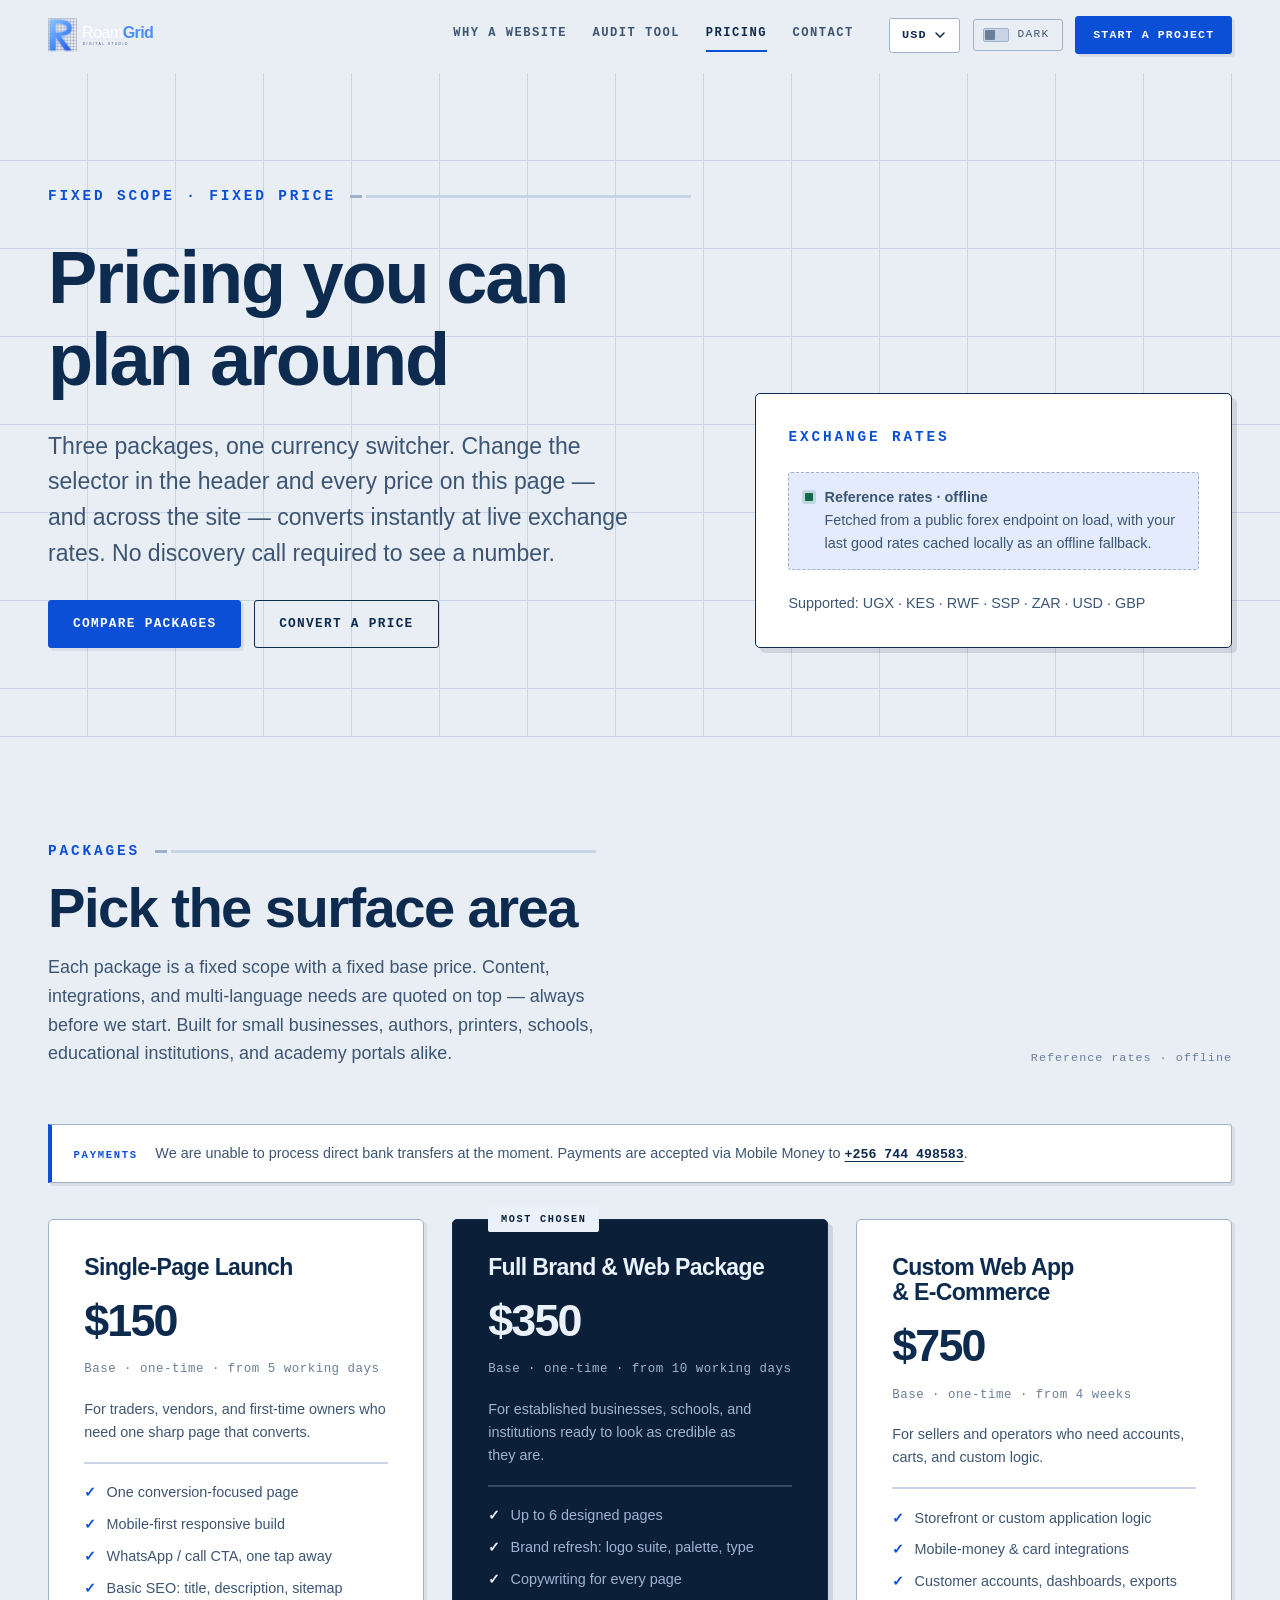
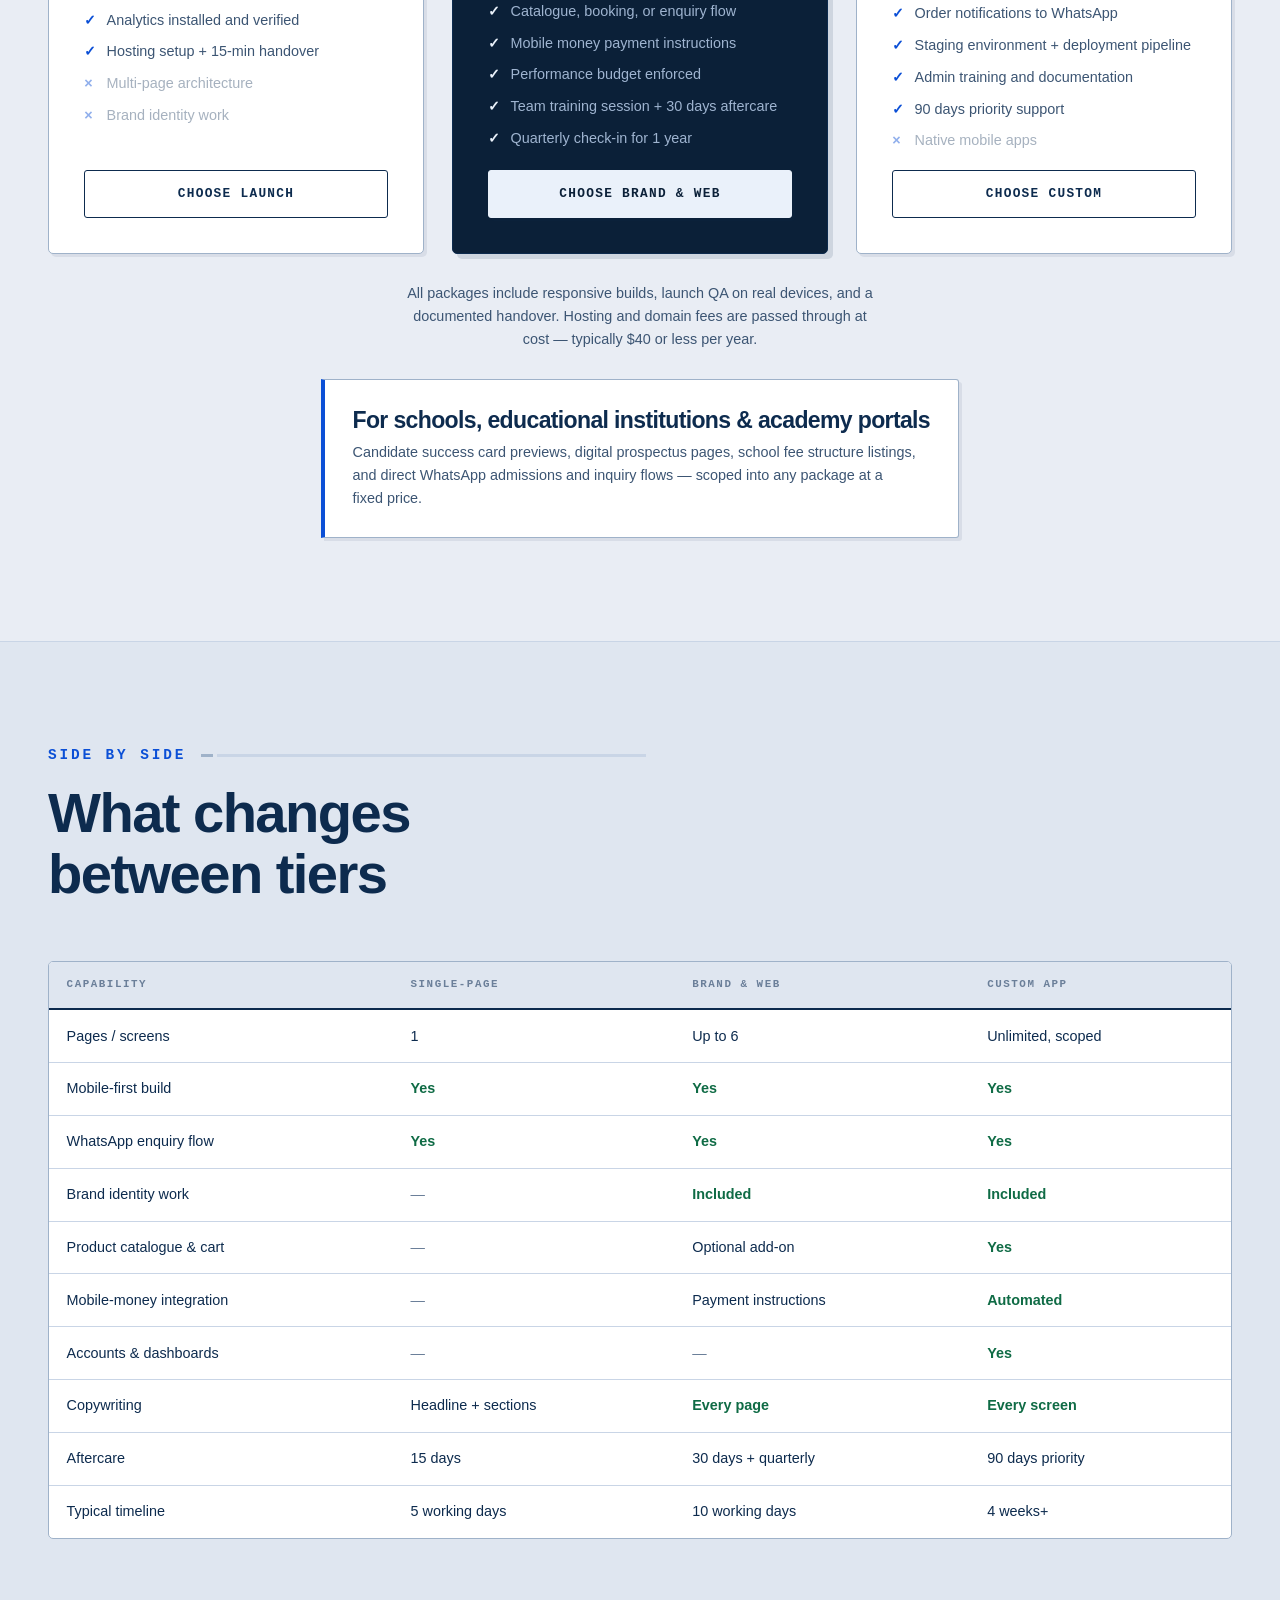
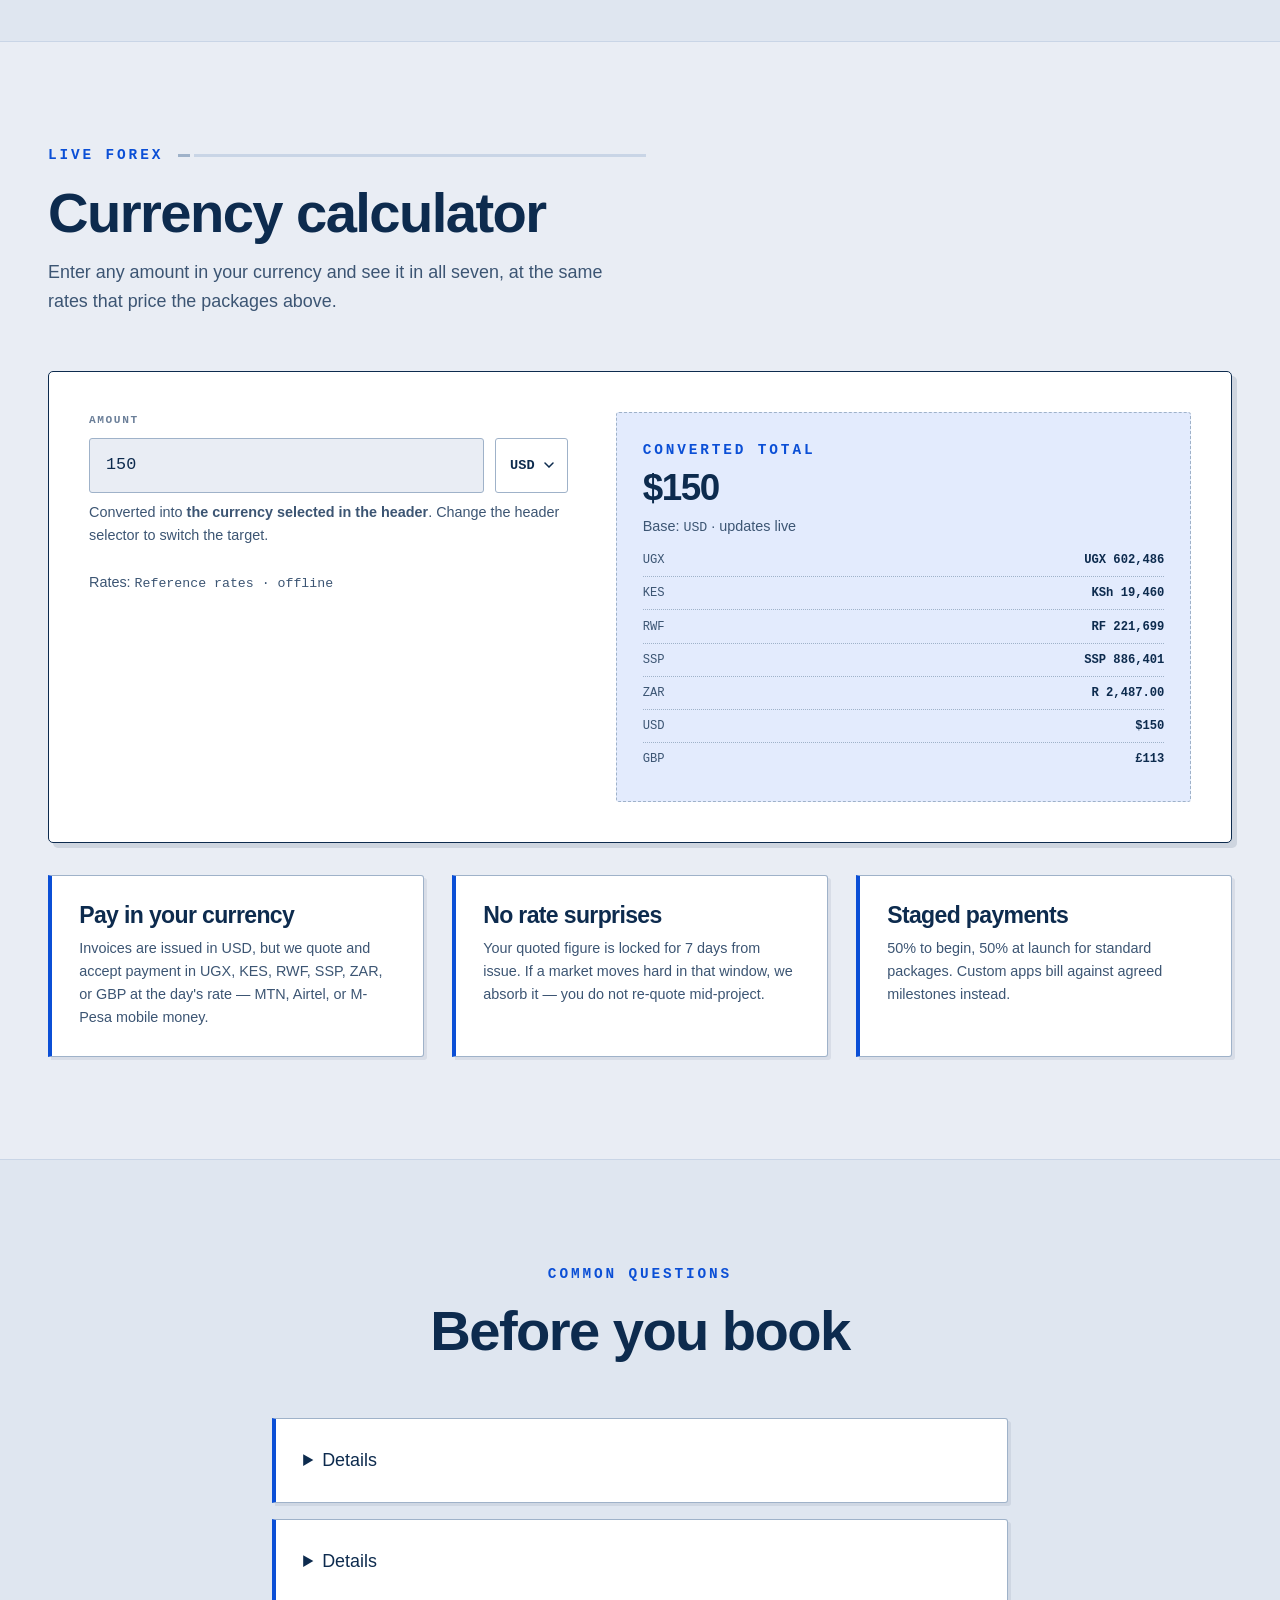
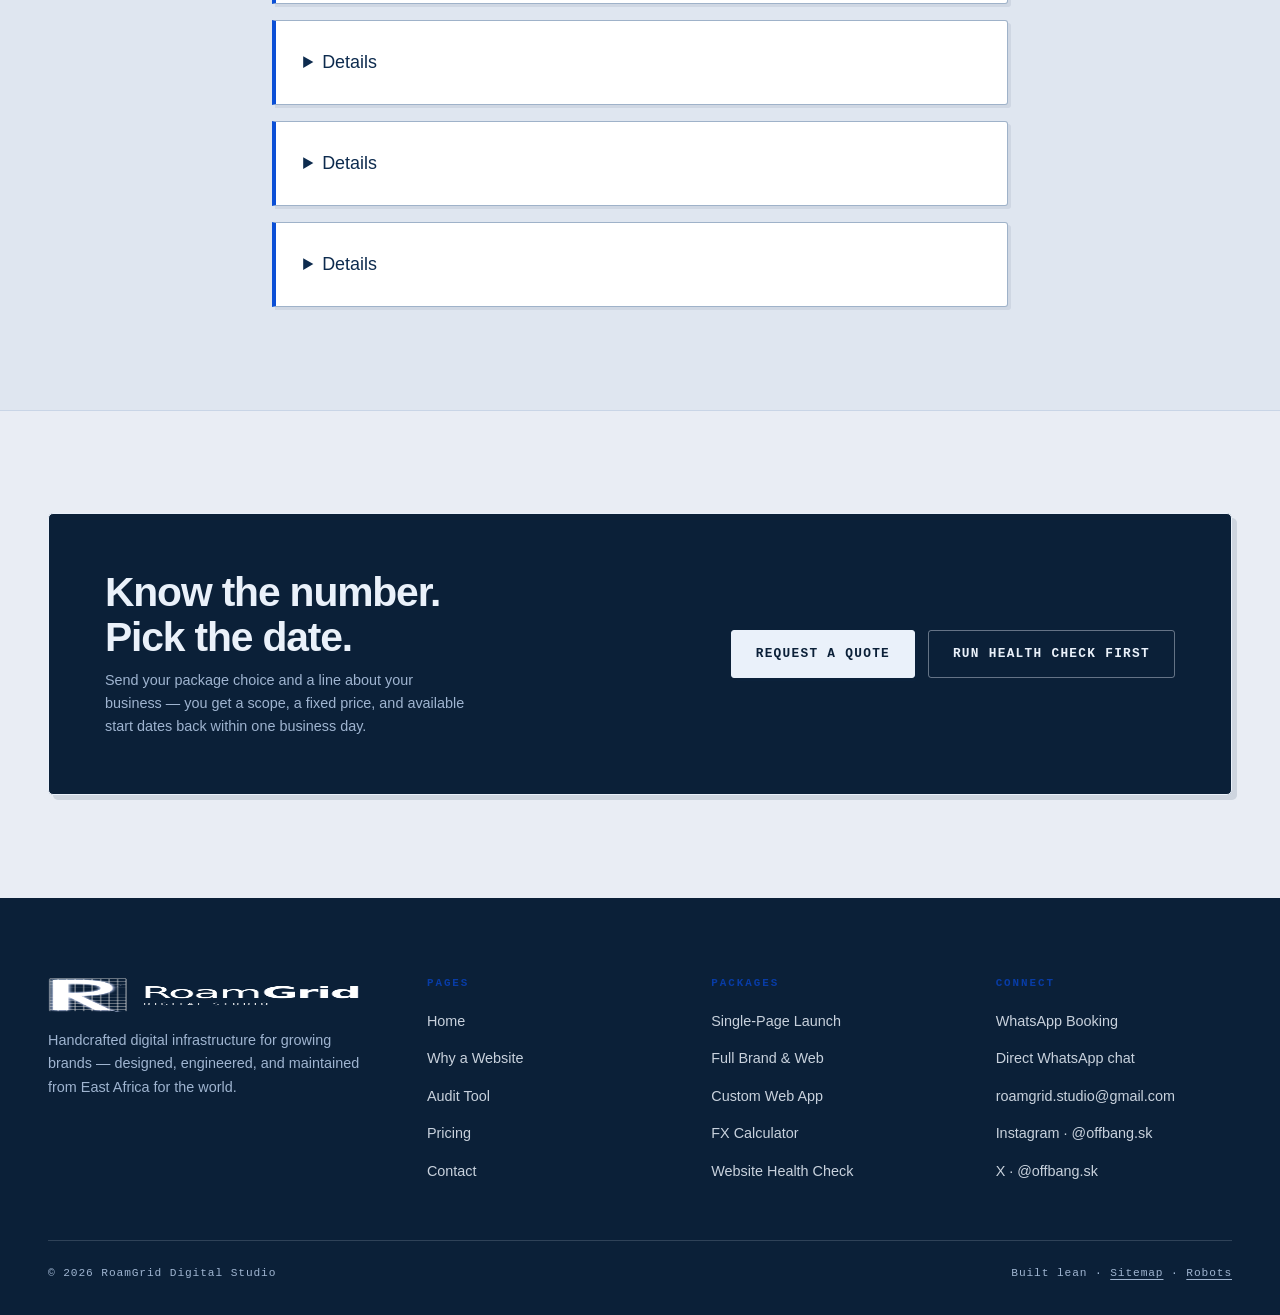
<file: pricing.html>
<!DOCTYPE html>
<html lang="en">
<head>
  <meta charset="UTF-8">
  <meta name="viewport" content="width=device-width, initial-scale=1.0">
  <title>Pricing &amp; Live Currency Calculator — RoamGrid Digital Studio</title>
  <meta name="description" content="Transparent package pricing for RoamGrid Digital Studio: Single-Page Launch from $150, Full Brand &amp; Web from $350, Custom Web App from $750 — with a live forex converter for UGX, KES, RWF, SSP, ZAR, USD and GBP.">
  <link rel="icon" href="assets/roamgrid-favicon.png" type="image/png">
  <link rel="stylesheet" href="css/style.css">
  <script>
    /* Apply the saved color theme before first paint (engine in js/main.js). */
    try {
      if (localStorage.getItem("rg-theme") === "dark") {
        document.documentElement.setAttribute("data-theme", "dark");
      }
    } catch (e) {}
  </script>
</head>
<body data-page="pricing">
  <a class="skip-link" href="#main">Skip to content</a>

  <!-- ============================================ HEADER ============ -->
  <header class="site-header">
    <div class="wrap header-inner">
      <a class="brand" href="index.html" aria-label="RoamGrid Digital Studio — home">
        <img src="assets/logo.svg" alt="RoamGrid Digital Studio" class="logo-img"
             onerror="this.onerror=null;this.src='assets/roamgrid-logo-black.png';">
      </a>

      <nav class="nav" id="site-nav" aria-label="Primary">
        <a href="why-you-need-a-website.html">Why a Website</a>
        <a href="audit.html">Audit Tool</a>
        <a href="pricing.html" aria-current="page">Pricing</a>
        <a href="contact.html">Contact</a>
      </nav>

      <div class="header-tools">
        <div class="currency-picker">
          <label for="currency-select">Display currency</label>
          <select id="currency-select" aria-label="Display currency">
            <option value="UGX">UGX</option>
            <option value="KES">KES</option>
            <option value="RWF">RWF</option>
            <option value="SSP">SSP</option>
            <option value="ZAR">ZAR</option>
            <option value="USD" selected>USD</option>
            <option value="GBP">GBP</option>
          </select>
        </div>
        <button class="theme-toggle" id="theme-toggle" type="button" role="switch" aria-checked="false" aria-label="Switch to dark mode">
          <span class="theme-toggle__track" aria-hidden="true"><span class="theme-toggle__knob"></span></span>
          <span class="theme-toggle__label" aria-hidden="true">Dark</span>
        </button>
        <a class="btn btn--sm" href="contact.html">Start a Project</a>
        <button class="nav-toggle" type="button" aria-expanded="false" aria-controls="site-nav" aria-label="Toggle navigation">
          <span></span><span></span><span></span>
        </button>
      </div>
    </div>
  </header>

  <main id="main">
    <!-- ======================================= PAGE HEAD =========== -->
    <section class="hero">
      <div class="wrap hero-inner">
        <div class="hero-copy reveal">
          <p class="eyebrow eyebrow--line">Fixed Scope &middot; Fixed Price</p>
          <h1>Pricing you can plan around</h1>
          <p class="lede">
            Three packages, one currency switcher. Change the selector in the header and
            every price on this page — and across the site — converts instantly at live
            exchange rates. No discovery call required to see a number.
          </p>
          <div class="btn-row">
            <a class="btn" href="#tiers">Compare packages</a>
            <a class="btn btn--ghost" href="#calculator">Convert a price</a>
          </div>
        </div>

        <aside class="hero-meta reveal" aria-label="Rate information">
          <p class="eyebrow">Exchange rates</p>
          <p class="hero-note">
            <span class="dot-live" aria-hidden="true"></span>
            <span>
              <strong data-fx-status>reference rates</strong><br>
              Fetched from a public forex endpoint on load, with your last good rates
              cached locally as an offline fallback.
            </span>
          </p>
          <p class="small muted">
            Supported: UGX &middot; KES &middot; RWF &middot; SSP &middot; ZAR &middot; USD &middot; GBP
          </p>
        </aside>
      </div>
    </section>

    <!-- ========================================== TIERS ============ -->
    <section class="section" id="tiers">
      <div class="wrap">
        <div class="section-head section-head--split">
          <div>
            <p class="eyebrow eyebrow--line">Packages</p>
            <h2>Pick the surface area</h2>
            <p class="muted">
              Each package is a fixed scope with a fixed base price. Content, integrations,
              and multi-language needs are quoted on top — always before we start.
              Built for small businesses, authors, printers, schools, educational
              institutions, and academy portals alike.
            </p>
          </div>
          <span class="fx-status" data-fx-status>reference rates</span>
        </div>

        <div class="payment-notice reveal" role="note" aria-label="Payment notice">
          <span class="payment-notice__label">Payments</span>
          <p>
            We are unable to process direct bank transfers at the moment.
            Payments are accepted via Mobile Money to
            <a class="mono" href="tel:+256744498583">+256 744 498583</a>.
          </p>
        </div>

        <div class="grid grid--3">
          <!-- Tier 1 -->
          <article class="price-card reveal">
            <h3>Single-Page Launch</h3>
            <p class="price-amount"><span data-usd="150">$150</span></p>
            <p class="price-note">Base &middot; one-time &middot; from 5 working days</p>
            <p class="small muted">
              For traders, vendors, and first-time owners who need one sharp page that
              converts.
            </p>
            <ul class="price-features">
              <li>One conversion-focused page</li>
              <li>Mobile-first responsive build</li>
              <li>WhatsApp / call CTA, one tap away</li>
              <li>Basic SEO: title, description, sitemap</li>
              <li>Analytics installed and verified</li>
              <li>Hosting setup + 15-min handover</li>
              <li class="is-off">Multi-page architecture</li>
              <li class="is-off">Brand identity work</li>
            </ul>
            <a class="btn btn--ghost btn--block"
               href="contact.html?package=Single-Page%20Launch">Choose Launch</a>
          </article>

          <!-- Tier 2 -->
          <article class="price-card price-card--featured reveal">
            <span class="price-flag">Most chosen</span>
            <h3>Full Brand &amp; Web Package</h3>
            <p class="price-amount"><span data-usd="350">$350</span></p>
            <p class="price-note">Base &middot; one-time &middot; from 10 working days</p>
            <p class="small muted" style="color:var(--on-dark-soft);">
              For established businesses, schools, and institutions ready to look as credible as they are.
            </p>
            <ul class="price-features">
              <li>Up to 6 designed pages</li>
              <li>Brand refresh: logo suite, palette, type</li>
              <li>Copywriting for every page</li>
              <li>Catalogue, booking, or enquiry flow</li>
              <li>Mobile money payment instructions</li>
              <li>Performance budget enforced</li>
              <li>Team training session + 30 days aftercare</li>
              <li>Quarterly check-in for 1 year</li>
            </ul>
            <a class="btn btn--block"
               href="contact.html?package=Full%20Brand%20%26%20Web%20Package">Choose Brand &amp; Web</a>
          </article>

          <!-- Tier 3 -->
          <article class="price-card reveal">
            <h3>Custom Web App &amp; E-Commerce</h3>
            <p class="price-amount"><span data-usd="750">$750</span></p>
            <p class="price-note">Base &middot; one-time &middot; from 4 weeks</p>
            <p class="small muted">
              For sellers and operators who need accounts, carts, and custom logic.
            </p>
            <ul class="price-features">
              <li>Storefront or custom application logic</li>
              <li>Mobile-money &amp; card integrations</li>
              <li>Customer accounts, dashboards, exports</li>
              <li>Order notifications to WhatsApp</li>
              <li>Staging environment + deployment pipeline</li>
              <li>Admin training and documentation</li>
              <li>90 days priority support</li>
              <li class="is-off">Native mobile apps</li>
            </ul>
            <a class="btn btn--ghost btn--block"
               href="contact.html?package=Custom%20Web%20App%20%26%20E-Commerce">Choose Custom</a>
          </article>
        </div>

        <p class="small muted center-x text-center" style="margin-top:1.75rem;max-width:60ch;">
          All packages include responsive builds, launch QA on real devices, and a
          documented handover. Hosting and domain fees are passed through at cost —
          typically <span data-usd="40">$40</span> or less per year.
        </p>

        <div class="callout reveal" style="max-width:64ch;margin:1.75rem auto 0;">
          <h4>For schools, educational institutions &amp; academy portals</h4>
          <p>
            Candidate success card previews, digital prospectus pages, school fee
            structure listings, and direct WhatsApp admissions and inquiry flows —
            scoped into any package at a fixed price.
          </p>
        </div>
      </div>
    </section>

    <!-- ================================== COMPARISON TABLE ========= -->
    <section class="section section--alt">
      <div class="wrap">
        <div class="section-head">
          <p class="eyebrow eyebrow--line">Side by side</p>
          <h2>What changes between tiers</h2>
        </div>

        <div class="table-wrap reveal">
          <table class="compare">
            <thead>
              <tr>
                <th scope="col">Capability</th>
                <th scope="col">Single-Page</th>
                <th scope="col">Brand &amp; Web</th>
                <th scope="col">Custom App</th>
              </tr>
            </thead>
            <tbody>
              <tr>
                <td>Pages / screens</td>
                <td>1</td>
                <td>Up to 6</td>
                <td>Unlimited, scoped</td>
              </tr>
              <tr>
                <td>Mobile-first build</td>
                <td class="is-yes">Yes</td>
                <td class="is-yes">Yes</td>
                <td class="is-yes">Yes</td>
              </tr>
              <tr>
                <td>WhatsApp enquiry flow</td>
                <td class="is-yes">Yes</td>
                <td class="is-yes">Yes</td>
                <td class="is-yes">Yes</td>
              </tr>
              <tr>
                <td>Brand identity work</td>
                <td class="is-no">—</td>
                <td class="is-yes">Included</td>
                <td class="is-yes">Included</td>
              </tr>
              <tr>
                <td>Product catalogue &amp; cart</td>
                <td class="is-no">—</td>
                <td>Optional add-on</td>
                <td class="is-yes">Yes</td>
              </tr>
              <tr>
                <td>Mobile-money integration</td>
                <td class="is-no">—</td>
                <td>Payment instructions</td>
                <td class="is-yes">Automated</td>
              </tr>
              <tr>
                <td>Accounts &amp; dashboards</td>
                <td class="is-no">—</td>
                <td class="is-no">—</td>
                <td class="is-yes">Yes</td>
              </tr>
              <tr>
                <td>Copywriting</td>
                <td>Headline + sections</td>
                <td class="is-yes">Every page</td>
                <td class="is-yes">Every screen</td>
              </tr>
              <tr>
                <td>Aftercare</td>
                <td>15 days</td>
                <td>30 days + quarterly</td>
                <td>90 days priority</td>
              </tr>
              <tr>
                <td>Typical timeline</td>
                <td>5 working days</td>
                <td>10 working days</td>
                <td>4 weeks+</td>
              </tr>
            </tbody>
          </table>
        </div>
      </div>
    </section>

    <!-- ================================== FX CALCULATOR =========== -->
    <section class="section" id="calculator">
      <div class="wrap">
        <div class="section-head">
          <p class="eyebrow eyebrow--line">Live Forex</p>
          <h2>Currency calculator</h2>
          <p class="muted">
            Enter any amount in your currency and see it in all seven, at the same rates
            that price the packages above.
          </p>
        </div>

        <div class="fx-panel reveal">
          <div class="fx-field">
            <label for="fx-amount">Amount</label>
            <div class="fx-input-row">
              <input type="number" id="fx-amount" data-fx-source-input value="150" min="1" step="1"
                     inputmode="decimal" aria-describedby="fx-hint">
              <select id="fx-from" data-fx-from aria-label="Source currency">
                <option value="UGX">UGX</option>
                <option value="KES">KES</option>
                <option value="RWF">RWF</option>
                <option value="SSP">SSP</option>
                <option value="ZAR">ZAR</option>
                <option value="USD" selected>USD</option>
                <option value="GBP">GBP</option>
              </select>
            </div>
            <span class="small muted" id="fx-hint">
              Converted into <strong>the currency selected in the header</strong>.
              Change the header selector to switch the target.
            </span>

            <p class="small muted" style="margin-top:1rem;">
              Rates: <span class="mono" data-fx-status>reference rates</span>
            </p>
          </div>

          <div class="fx-output">
            <span class="eyebrow">Converted total</span>
            <span class="converted" data-fx-result>$150</span>
            <span class="small muted">Base: <span class="mono" id="fx-base-label">USD</span> &middot; updates live</span>

            <ul class="fx-rates" data-fx-table aria-label="Converted value in each supported currency"></ul>
          </div>
        </div>

        <div class="grid grid--3" style="margin-top:2rem;">
          <div class="callout reveal">
            <h4>Pay in your currency</h4>
            <p>
              Invoices are issued in USD, but we quote and accept payment in UGX, KES,
              RWF, SSP, ZAR, or GBP at the day's rate — MTN, Airtel, or M-Pesa mobile money.
            </p>
          </div>
          <div class="callout reveal">
            <h4>No rate surprises</h4>
            <p>
              Your quoted figure is locked for 7 days from issue. If a market moves hard
              in that window, we absorb it — you do not re-quote mid-project.
            </p>
          </div>
          <div class="callout reveal">
            <h4>Staged payments</h4>
            <p>
              50% to begin, 50% at launch for standard packages. Custom apps bill against
              agreed milestones instead.
            </p>
          </div>
        </div>
      </div>
    </section>

    <!-- ========================================== FAQ ============== -->
    <section class="section section--alt" id="faq">
      <div class="wrap wrap--narrow">
        <div class="section-head text-center center-x">
          <p class="eyebrow">Common questions</p>
          <h2>Before you book</h2>
        </div>

        <div class="stack">
          <details class="callout">
            <h4>Is the base price the final price?</h4>
            <p>
              For the scope listed, yes. Anything outside scope — extra pages, bespoke
              integrations, large content migrations — is quoted in writing before work
              begins. We do not issue surprise invoices.
            </p>
          </details>

          <details class="callout">
            <h4>Which payment methods do you accept?</h4>
            <p>
              MTN Mobile Money, Airtel Money, and M-Pesa to +256 744 498583. International
              cards via invoice for GBP and ZAR clients. Direct bank transfers are
              unavailable at the moment.
            </p>
          </details>

          <details class="callout">
            <h4>Do you work with clients outside East Africa?</h4>
            <p>
              Regularly. The studio runs on East Africa Time with overlap hours for
              European and Gulf time zones; async updates land in email or WhatsApp
              daily either way.
            </p>
          </details>

          <details class="callout">
            <h4>What happens after launch?</h4>
            <p>
              Every package includes aftercare — a defined window of free fixes and
              questions. Beyond that, optional care plans cover updates, backups, and
              small content changes monthly.
            </p>
          </details>

          <details class="callout">
            <h4>How current are the exchange rates?</h4>
            <p>
              The site fetches live rates on load from a public forex endpoint and caches
              the last good result. If you are offline, cached or reference rates are
              used and labeled as such in the header notes.
            </p>
          </details>
        </div>
      </div>
    </section>

    <!-- ========================================== CTA ============== -->
    <section class="section" id="start">
      <div class="wrap">
        <div class="cta-band reveal">
          <div>
            <h2>Know the number. Pick the date.</h2>
            <p>
              Send your package choice and a line about your business — you get a scope,
              a fixed price, and available start dates back within one business day.
            </p>
          </div>
          <div class="btn-row">
            <a class="btn btn--on-dark" href="contact.html">Request a Quote</a>
            <a class="btn btn--ghost-on-dark" href="audit.html">Run Health Check first</a>
          </div>
        </div>
      </div>
    </section>
  </main>

  <!-- ============================================ FOOTER =========== -->
  <footer class="site-footer">
    <div class="wrap">
      <div class="footer-grid">
        <div class="footer-brand">
          <img src="assets/roamgrid-logo-white.png" alt="RoamGrid Digital Studio" class="logo-img" loading="lazy">
          <p>
            Handcrafted digital infrastructure for growing brands —
            designed, engineered, and maintained from East Africa for the world.
          </p>
        </div>

        <div class="footer-col">
          <h4>Pages</h4>
          <ul>
            <li><a href="index.html">Home</a></li>
            <li><a href="why-you-need-a-website.html">Why a Website</a></li>
            <li><a href="audit.html">Audit Tool</a></li>
            <li><a href="pricing.html">Pricing</a></li>
            <li><a href="contact.html">Contact</a></li>
          </ul>
        </div>

        <div class="footer-col">
          <h4>Packages</h4>
          <ul>
            <li><a href="pricing.html#tiers">Single-Page Launch</a></li>
            <li><a href="pricing.html#tiers">Full Brand &amp; Web</a></li>
            <li><a href="pricing.html#tiers">Custom Web App</a></li>
            <li><a href="pricing.html#calculator">FX Calculator</a></li>
            <li><a href="audit.html">Website Health Check</a></li>
          </ul>
        </div>

        <div class="footer-col">
          <h4>Connect</h4>
          <ul>
            <li><a href="contact.html">WhatsApp Booking</a></li>
            <li><a href="https://wa.me/256744498583?text=Hello%20RoamGrid%20Digital%20Studio%2C%20I%27d%20like%20a%20quote." data-wa data-wa-text="Hello RoamGrid Digital Studio, I'd like a quote. I found you via {page}." target="_blank" rel="noopener">Direct WhatsApp chat</a></li>
            <li><a href="mailto:roamgrid.studio@gmail.com">roamgrid.studio@gmail.com</a></li>
            <li><a href="https://instagram.com/offbang.sk" target="_blank" rel="noopener">Instagram &middot; @offbang.sk</a></li>
            <li><a href="https://x.com/offbang.sk" target="_blank" rel="noopener">X &middot; @offbang.sk</a></li>
          </ul>
        </div>
      </div>

      <div class="footer-bottom">
        <span>&copy; <span data-year>2026</span> RoamGrid Digital Studio</span>
        <span>Built lean &middot; <a href="sitemap.xml">Sitemap</a> &middot; <a href="robots.txt">Robots</a></span>
      </div>
    </div>
  </footer>

  <script src="js/currency.js" defer></script>
  <script src="js/main.js" defer></script>
</body>
</html>
</file>
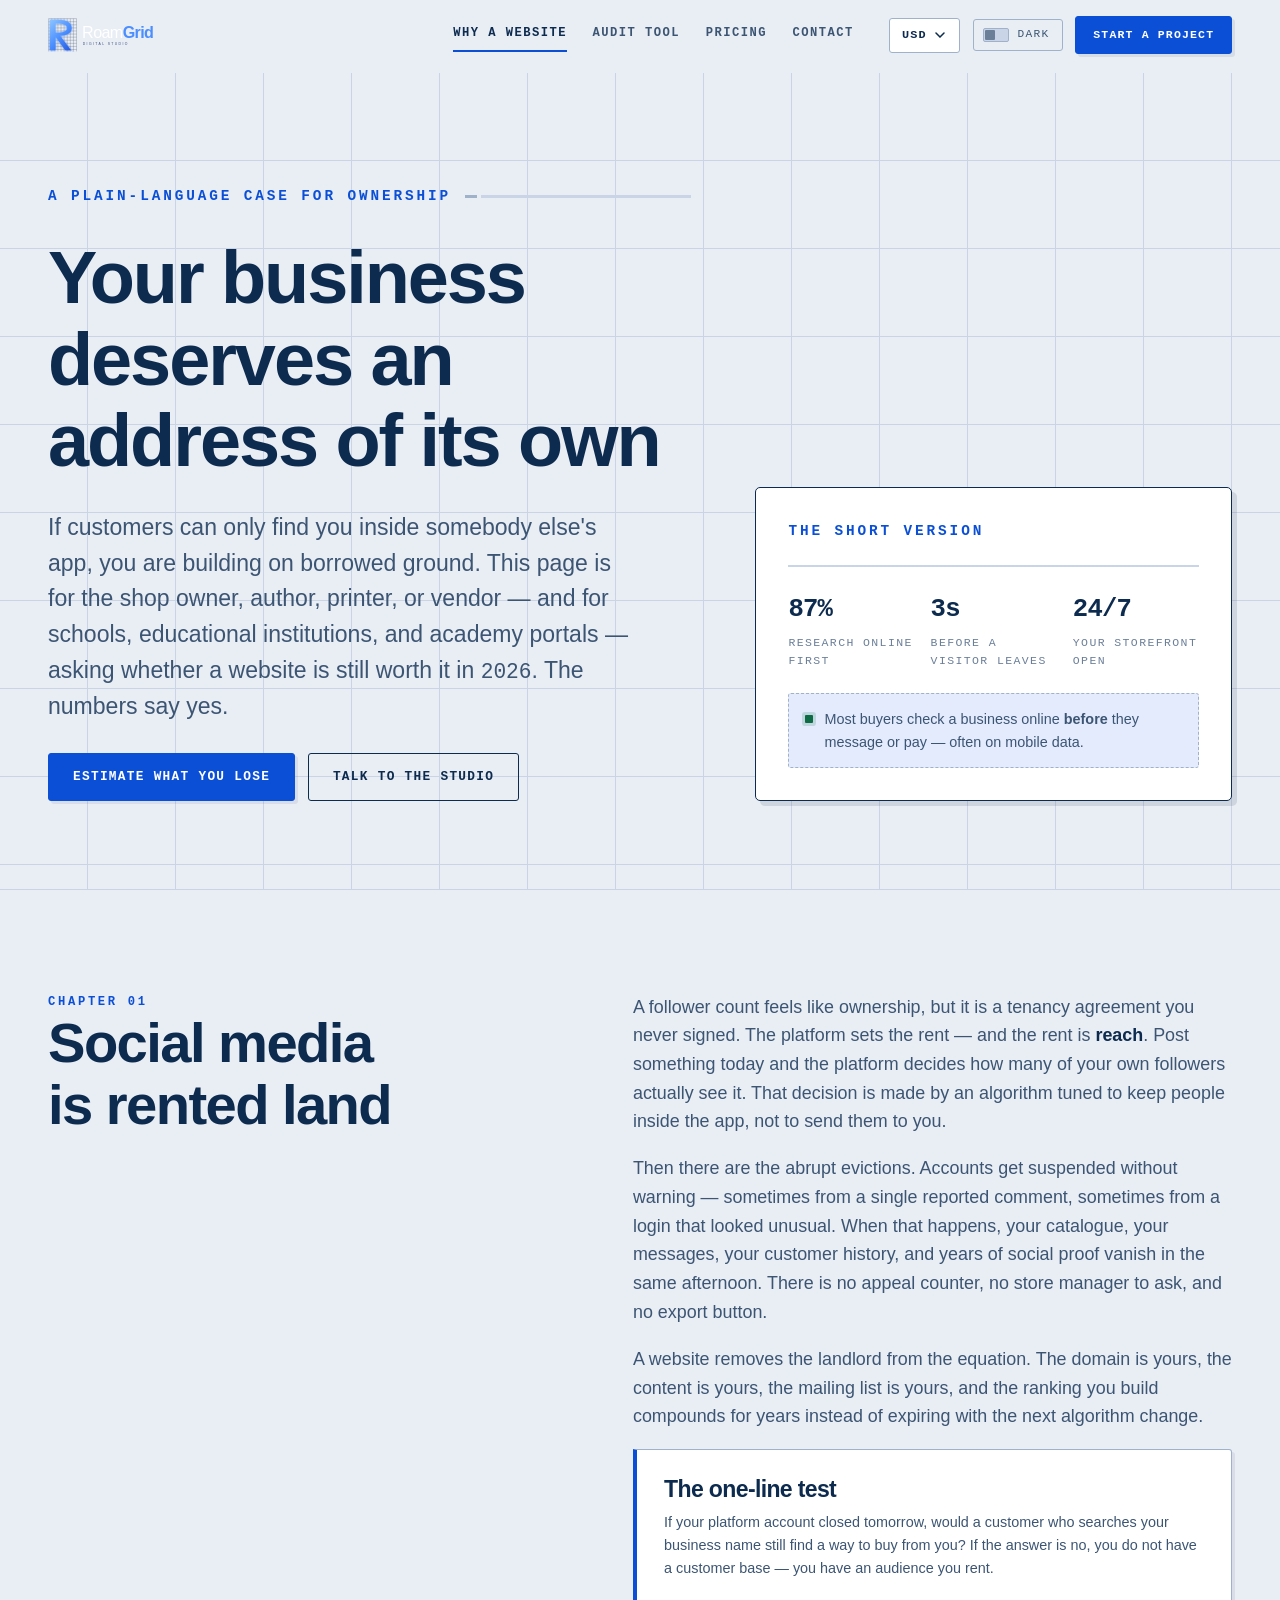
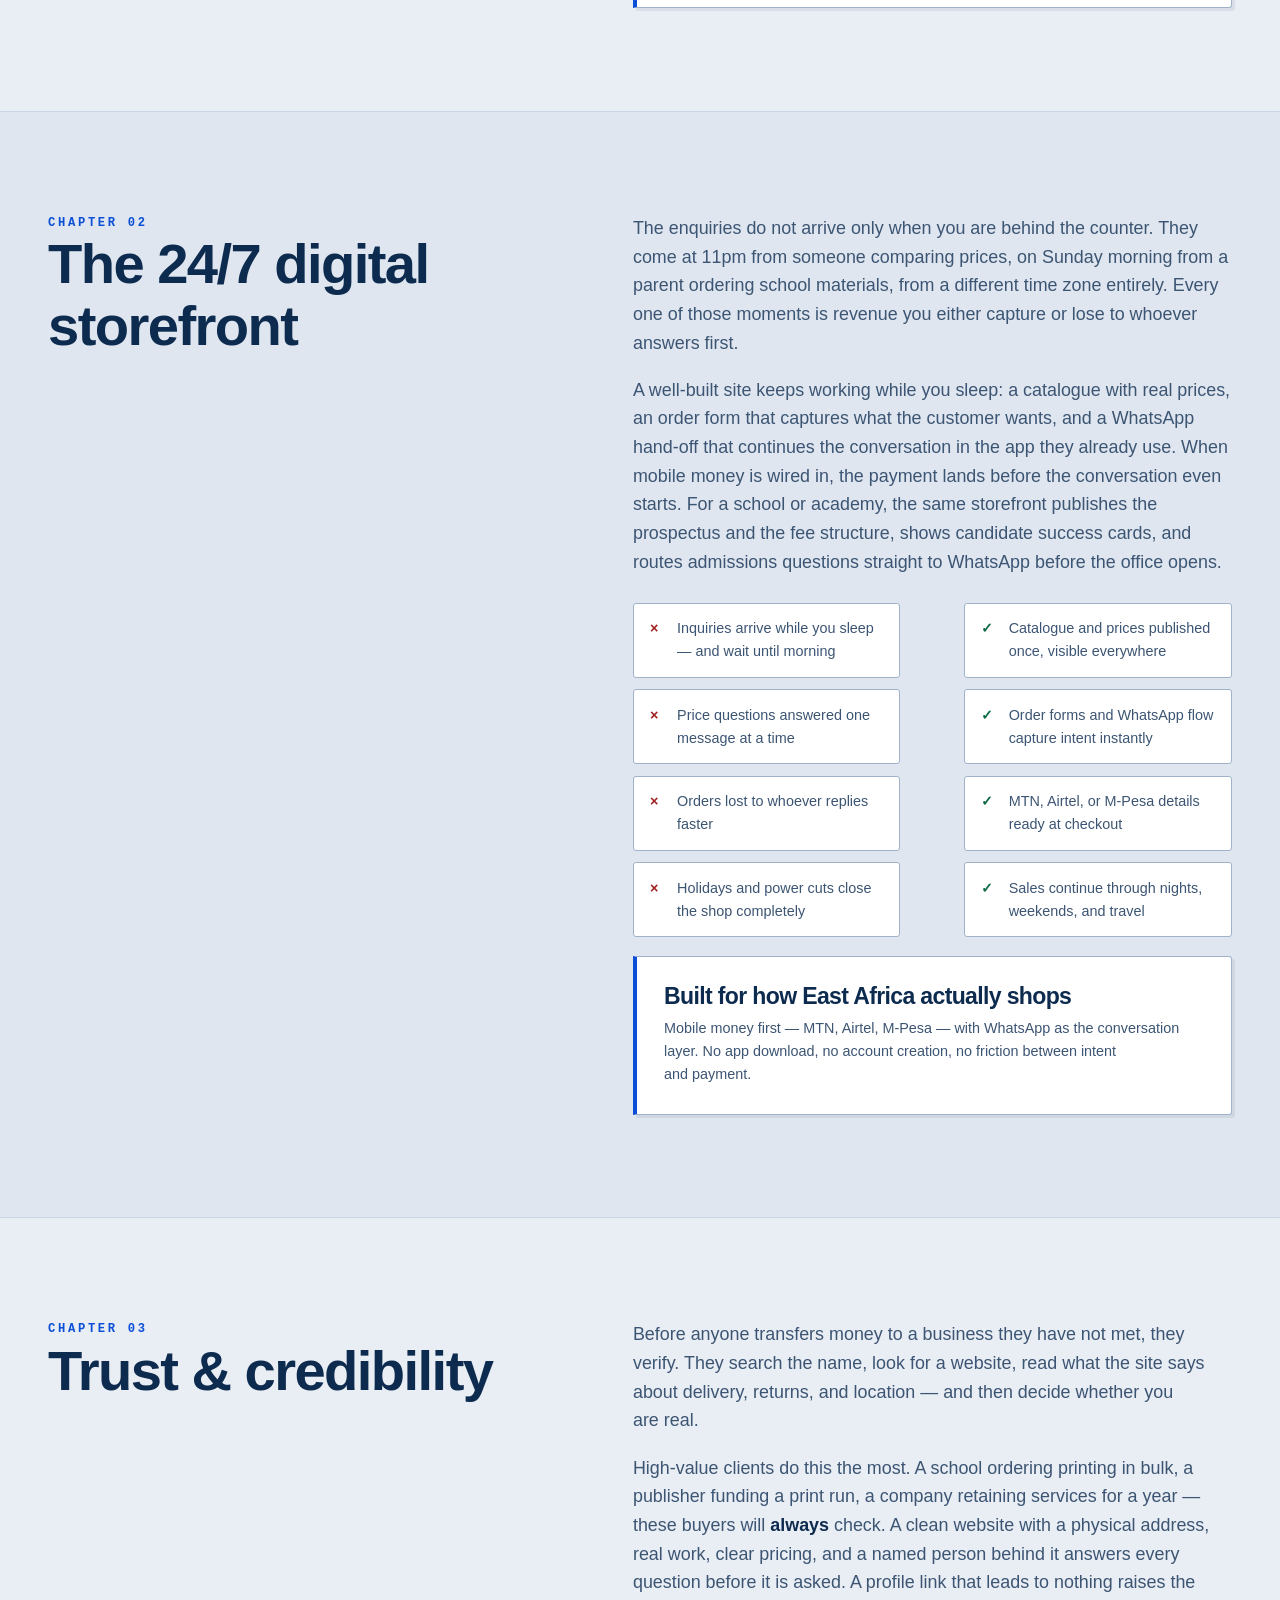
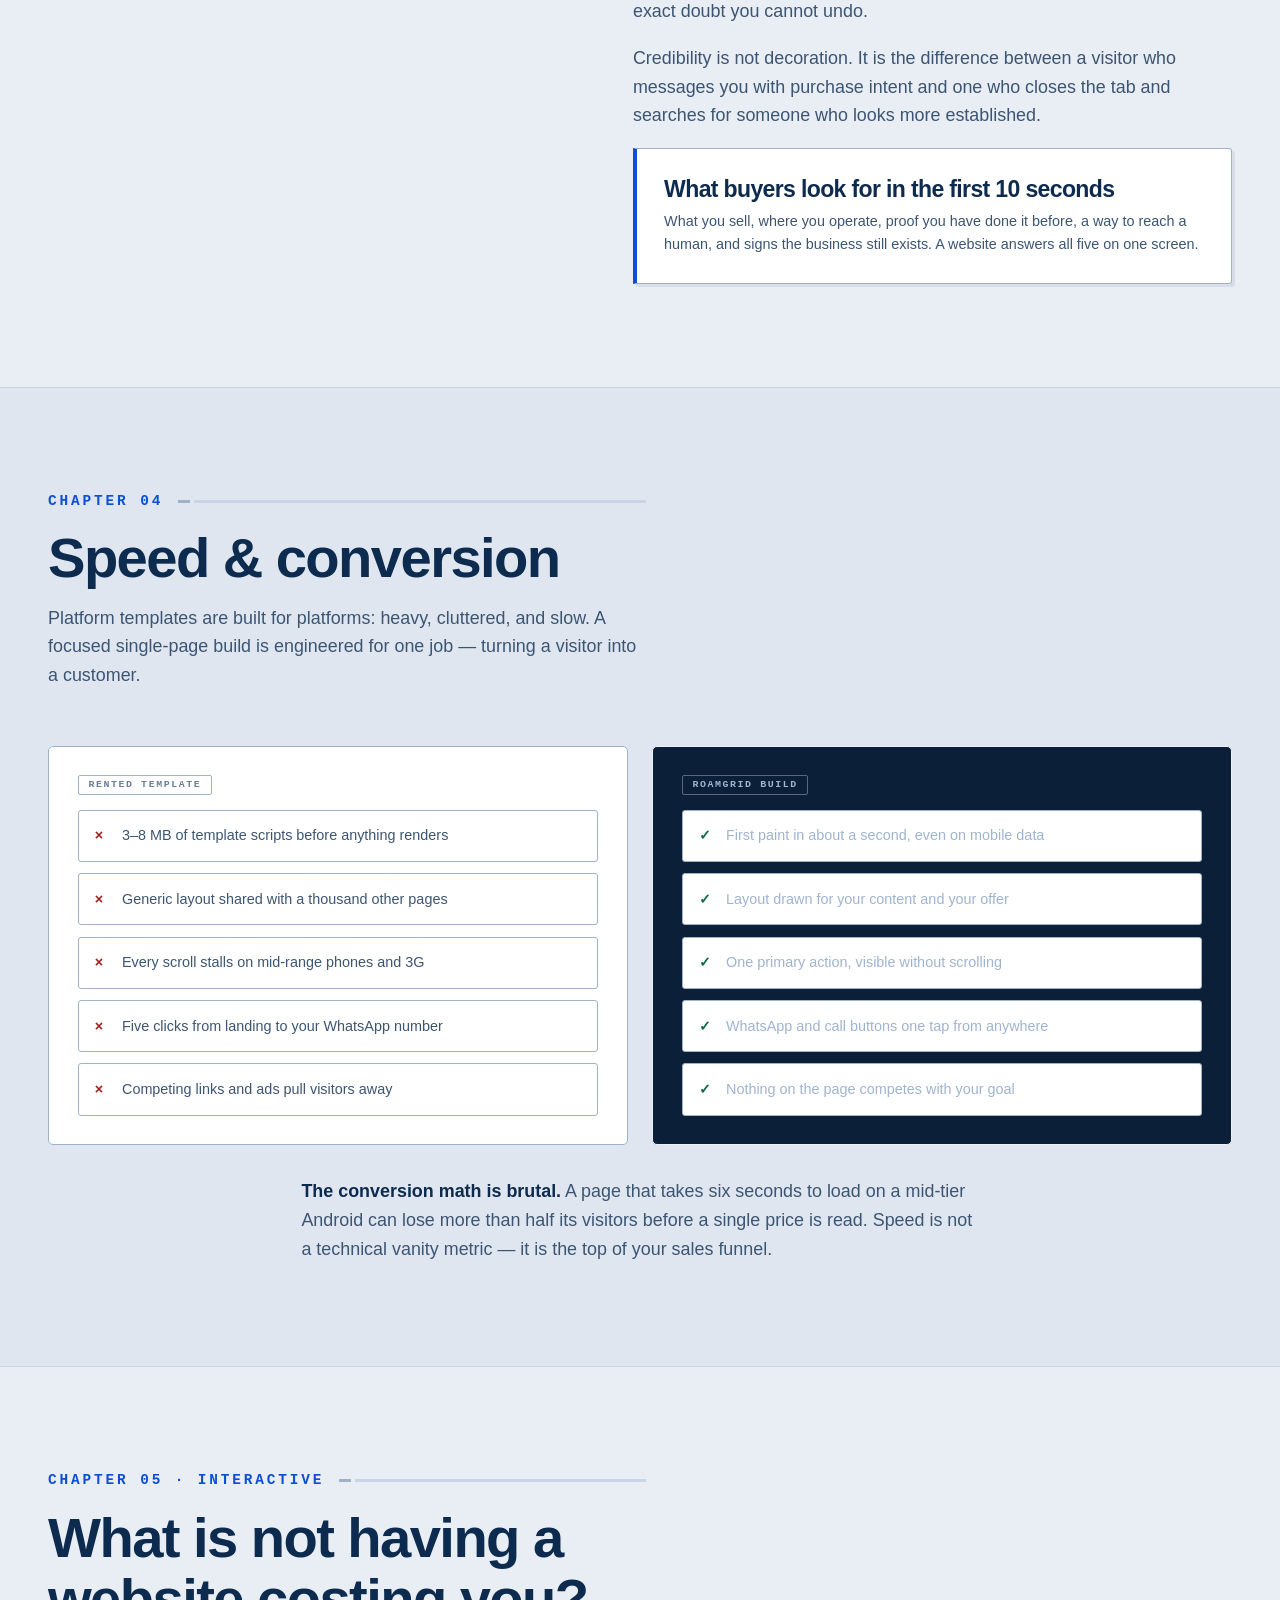
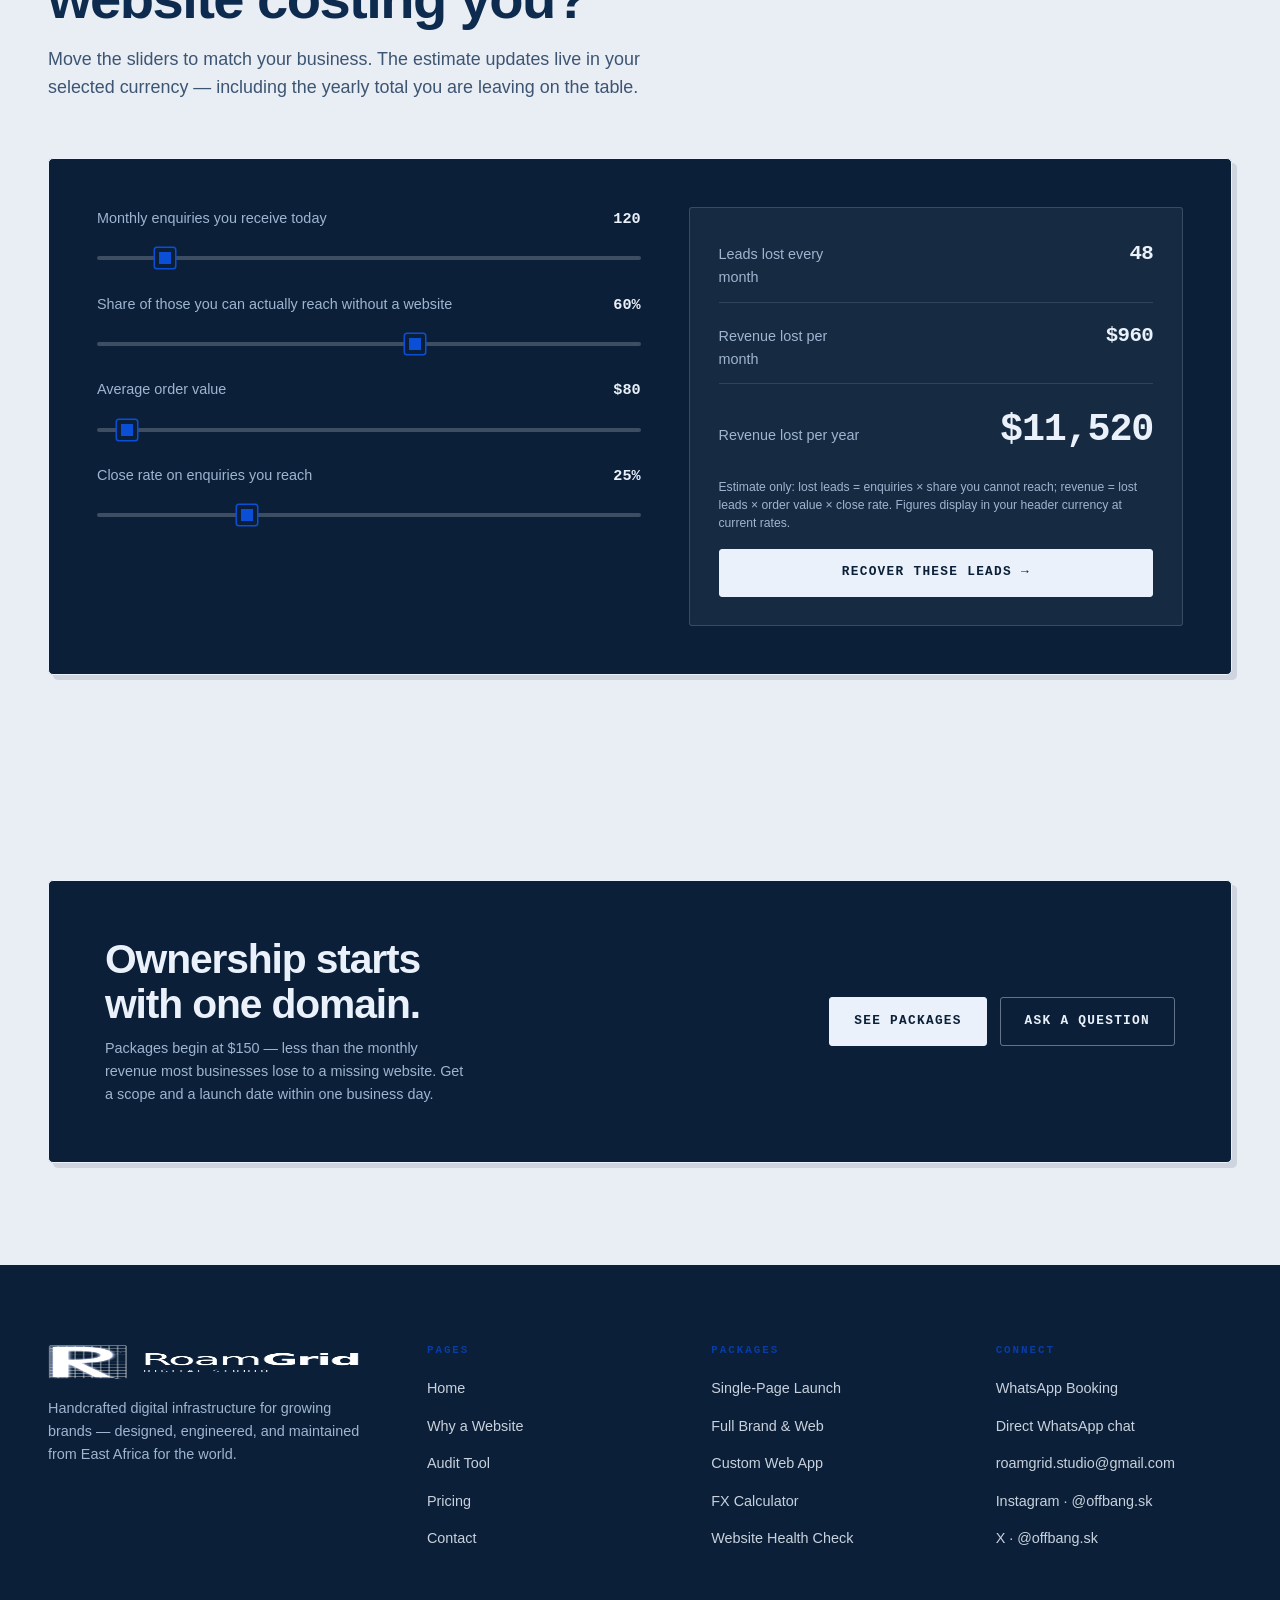
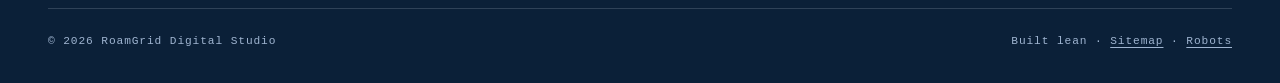
<file: why-you-need-a-website.html>
<!DOCTYPE html>
<html lang="en">
<head>
  <meta charset="UTF-8">
  <meta name="viewport" content="width=device-width, initial-scale=1.0">
  <title>Why You Need a Website — RoamGrid Digital Studio</title>
  <meta name="description" content="Social media is rented land. See how a dedicated website builds trust, captures mobile-money orders 24/7, and stops the leads you lose every month without one.">
  <link rel="icon" href="assets/roamgrid-favicon.png" type="image/png">
  <link rel="stylesheet" href="css/style.css">
  <script>
    /* Apply the saved color theme before first paint (engine in js/main.js). */
    try {
      if (localStorage.getItem("rg-theme") === "dark") {
        document.documentElement.setAttribute("data-theme", "dark");
      }
    } catch (e) {}
  </script>
</head>
<body data-page="why-a-website">
  <a class="skip-link" href="#main">Skip to content</a>

  <!-- ============================================ HEADER ============ -->
  <header class="site-header">
    <div class="wrap header-inner">
      <a class="brand" href="index.html" aria-label="RoamGrid Digital Studio — home">
        <img src="assets/logo.svg" alt="RoamGrid Digital Studio" class="logo-img"
             onerror="this.onerror=null;this.src='assets/roamgrid-logo-black.png';">
      </a>

      <nav class="nav" id="site-nav" aria-label="Primary">
        <a href="why-you-need-a-website.html" aria-current="page">Why a Website</a>
        <a href="audit.html">Audit Tool</a>
        <a href="pricing.html">Pricing</a>
        <a href="contact.html">Contact</a>
      </nav>

      <div class="header-tools">
        <div class="currency-picker">
          <label for="currency-select">Display currency</label>
          <select id="currency-select" aria-label="Display currency">
            <option value="UGX">UGX</option>
            <option value="KES">KES</option>
            <option value="RWF">RWF</option>
            <option value="SSP">SSP</option>
            <option value="ZAR">ZAR</option>
            <option value="USD" selected>USD</option>
            <option value="GBP">GBP</option>
          </select>
        </div>
        <button class="theme-toggle" id="theme-toggle" type="button" role="switch" aria-checked="false" aria-label="Switch to dark mode">
          <span class="theme-toggle__track" aria-hidden="true"><span class="theme-toggle__knob"></span></span>
          <span class="theme-toggle__label" aria-hidden="true">Dark</span>
        </button>
        <a class="btn btn--sm" href="contact.html">Start a Project</a>
        <button class="nav-toggle" type="button" aria-expanded="false" aria-controls="site-nav" aria-label="Toggle navigation">
          <span></span><span></span><span></span>
        </button>
      </div>
    </div>
  </header>

  <main id="main">
    <!-- ======================================= PAGE HEAD =========== -->
    <section class="hero">
      <div class="wrap hero-inner">
        <div class="hero-copy reveal">
          <p class="eyebrow eyebrow--line">A plain-language case for ownership</p>
          <h1>Your business deserves an address of its own</h1>
          <p class="lede">
            If customers can only find you inside somebody else's app, you are building
            on borrowed ground. This page is for the shop owner, author, printer, or
            vendor — and for schools, educational institutions, and academy portals —
            asking whether a website is still worth it in
            <span class="mono">2026</span>. The numbers say yes.
          </p>
          <div class="btn-row">
            <a class="btn" href="#calculator">Estimate what you lose</a>
            <a class="btn btn--ghost" href="contact.html">Talk to the studio</a>
          </div>
        </div>

        <aside class="hero-meta reveal" aria-label="Key figures">
          <p class="eyebrow">The short version</p>
          <dl class="hero-stats">
            <div>
              <dt>87%</dt>
              <dd>Research online first</dd>
            </div>
            <div>
              <dt>3s</dt>
              <dd>Before a visitor leaves</dd>
            </div>
            <div>
              <dt>24/7</dt>
              <dd>Your storefront open</dd>
            </div>
          </dl>
          <p class="hero-note">
            <span class="dot-live" aria-hidden="true"></span>
            <span>Most buyers check a business online <strong>before</strong> they message or pay — often on mobile data.</span>
          </p>
        </aside>
      </div>
    </section>

    <!-- ====================================== CHAPTER 01 =========== -->
    <section class="section">
      <div class="wrap">
        <div class="split">
          <div class="reveal">
            <p class="chapter-no">CHAPTER 01</p>
            <h2>Social media is rented land</h2>
          </div>

          <div class="prose reveal">
            <p>
              A follower count feels like ownership, but it is a tenancy agreement you
              never signed. The platform sets the rent — and the rent is
              <strong>reach</strong>. Post something today and the platform decides how
              many of your own followers actually see it. That decision is made by an
              algorithm tuned to keep people inside the app, not to send them to you.
            </p>
            <p>
              Then there are the abrupt evictions. Accounts get suspended without warning —
              sometimes from a single reported comment, sometimes from a login that looked
              unusual. When that happens, your catalogue, your messages, your customer
              history, and years of social proof vanish in the same afternoon. There is no
              appeal counter, no store manager to ask, and no export button.
            </p>
            <p>
              A website removes the landlord from the equation. The domain is yours, the
              content is yours, the mailing list is yours, and the ranking you build
              compounds for years instead of expiring with the next algorithm change.
            </p>

            <div class="callout">
              <h4>The one-line test</h4>
              <p>
                If your platform account closed tomorrow, would a customer who searches
                your business name still find a way to buy from you? If the answer is no,
                you do not have a customer base — you have an audience you rent.
              </p>
            </div>
          </div>
        </div>
      </div>
    </section>

    <!-- ====================================== CHAPTER 02 =========== -->
    <section class="section section--alt">
      <div class="wrap">
        <div class="split">
          <div class="reveal">
            <p class="chapter-no">CHAPTER 02</p>
            <h2>The 24/7 digital storefront</h2>
          </div>

          <div class="prose reveal">
            <p>
              The enquiries do not arrive only when you are behind the counter. They come
              at 11pm from someone comparing prices, on Sunday morning from a parent
              ordering school materials, from a different time zone entirely. Every one
              of those moments is revenue you either capture or lose to whoever answers
              first.
            </p>
            <p>
              A well-built site keeps working while you sleep: a catalogue with real
              prices, an order form that captures what the customer wants, and a WhatsApp
              hand-off that continues the conversation in the app they already use. When
              mobile money is wired in, the payment lands before the conversation even
              starts. For a school or academy, the same storefront publishes the
              prospectus and the fee structure, shows candidate success cards, and
              routes admissions questions straight to WhatsApp before the office opens.
            </p>

            <div class="split split--even" style="margin-top:0.5rem;">
              <ul class="checklist checklist--bad">
                <li>Inquiries arrive while you sleep — and wait until morning</li>
                <li>Price questions answered one message at a time</li>
                <li>Orders lost to whoever replies faster</li>
                <li>Holidays and power cuts close the shop completely</li>
              </ul>
              <ul class="checklist">
                <li>Catalogue and prices published once, visible everywhere</li>
                <li>Order forms and WhatsApp flow capture intent instantly</li>
                <li>MTN, Airtel, or M-Pesa details ready at checkout</li>
                <li>Sales continue through nights, weekends, and travel</li>
              </ul>
            </div>

            <div class="callout">
              <h4>Built for how East Africa actually shops</h4>
              <p>
                Mobile money first — MTN, Airtel, M-Pesa — with WhatsApp as the
                conversation layer. No app download, no account creation, no friction
                between intent and payment.
              </p>
            </div>
          </div>
        </div>
      </div>
    </section>

    <!-- ====================================== CHAPTER 03 =========== -->
    <section class="section">
      <div class="wrap">
        <div class="split">
          <div class="reveal">
            <p class="chapter-no">CHAPTER 03</p>
            <h2>Trust &amp; credibility</h2>
          </div>

          <div class="prose reveal">
            <p>
              Before anyone transfers money to a business they have not met, they verify.
              They search the name, look for a website, read what the site says about
              delivery, returns, and location — and then decide whether you are real.
            </p>
            <p>
              High-value clients do this the most. A school ordering printing in bulk, a
              publisher funding a print run, a company retaining services for a year —
              these buyers will <strong>always</strong> check. A clean website with a
              physical address, real work, clear pricing, and a named person behind it
              answers every question before it is asked. A profile link that leads to
              nothing raises the exact doubt you cannot undo.
            </p>
            <p>
              Credibility is not decoration. It is the difference between a visitor who
              messages you with purchase intent and one who closes the tab and searches
              for someone who looks more established.
            </p>

            <div class="callout">
              <h4>What buyers look for in the first 10 seconds</h4>
              <p>
                What you sell, where you operate, proof you have done it before, a way to
                reach a human, and signs the business still exists. A website answers all
                five on one screen.
              </p>
            </div>
          </div>
        </div>
      </div>
    </section>

    <!-- ====================================== CHAPTER 04 =========== -->
    <section class="section section--alt">
      <div class="wrap">
        <div class="section-head">
          <p class="eyebrow eyebrow--line">Chapter 04</p>
          <h2>Speed &amp; conversion</h2>
          <p class="muted">
            Platform templates are built for platforms: heavy, cluttered, and slow.
            A focused single-page build is engineered for one job — turning a visitor
            into a customer.
          </p>
        </div>

        <div class="compare-pair">
          <article class="compare-box reveal">
            <h4><span class="pill">Rented template</span></h4>
            <ul class="checklist checklist--bad">
              <li>3–8 MB of template scripts before anything renders</li>
              <li>Generic layout shared with a thousand other pages</li>
              <li>Every scroll stalls on mid-range phones and 3G</li>
              <li>Five clicks from landing to your WhatsApp number</li>
              <li>Competing links and ads pull visitors away</li>
            </ul>
          </article>

          <article class="compare-box compare-box--dark reveal">
            <h4><span class="pill">RoamGrid build</span></h4>
            <ul class="checklist">
              <li>First paint in about a second, even on mobile data</li>
              <li>Layout drawn for your content and your offer</li>
              <li>One primary action, visible without scrolling</li>
              <li>WhatsApp and call buttons one tap from anywhere</li>
              <li>Nothing on the page competes with your goal</li>
            </ul>
          </article>
        </div>

        <div class="prose center-x" style="margin-top:2rem;">
          <p>
            <strong>The conversion math is brutal.</strong> A page that takes six seconds
            to load on a mid-tier Android can lose more than half its visitors before a
            single price is read. Speed is not a technical vanity metric — it is the
            top of your sales funnel.
          </p>
        </div>
      </div>
    </section>

    <!-- =================================== ROI CALCULATOR ========== -->
    <section class="section" id="calculator">
      <div class="wrap">
        <div class="section-head">
          <p class="eyebrow eyebrow--line">Chapter 05 &middot; Interactive</p>
          <h2>What is not having a website costing you?</h2>
          <p class="muted">
            Move the sliders to match your business. The estimate updates live in your
            selected currency — including the yearly total you are leaving on the table.
          </p>
        </div>

        <div class="calc reveal" id="roi-calculator">
          <div class="calc-controls">
            <div class="calc-field">
              <label for="roi-enquiries">
                Monthly enquiries you receive today
                <output id="roi-out-enquiries" for="roi-enquiries">120</output>
              </label>
              <input type="range" id="roi-enquiries" min="10" max="1000" step="10" value="120">
            </div>

            <div class="calc-field">
              <label for="roi-reach">
                Share of those you can actually reach without a website
                <output id="roi-out-reach" for="roi-reach">60%</output>
              </label>
              <input type="range" id="roi-reach" min="10" max="95" step="5" value="60">
            </div>

            <div class="calc-field">
              <label for="roi-order">
                Average order value
                <output id="roi-out-order" for="roi-order">$80</output>
              </label>
              <input type="range" id="roi-order" min="5" max="2000" step="5" value="80">
            </div>

            <div class="calc-field">
              <label for="roi-close">
                Close rate on enquiries you reach
                <output id="roi-out-close" for="roi-close">25%</output>
              </label>
              <input type="range" id="roi-close" min="5" max="80" step="5" value="25">
            </div>
          </div>

          <div class="calc-results" aria-live="polite">
            <div class="calc-result-row">
              <span>Leads lost every month</span>
              <b id="roi-out-lost-leads">48</b>
            </div>
            <div class="calc-result-row">
              <span>Revenue lost per month</span>
              <b id="roi-out-lost-month">$960</b>
            </div>
            <div class="calc-result-row calc-total">
              <span>Revenue lost per year</span>
              <b id="roi-out-lost-year">$11,520</b>
            </div>
            <p class="calc-caption">
              Estimate only: lost leads = enquiries &times; share you cannot reach;
              revenue = lost leads &times; order value &times; close rate. Figures
              display in your header currency at current rates.
            </p>
            <a class="btn btn--on-dark" href="contact.html">Recover these leads &rarr;</a>
          </div>
        </div>
      </div>
    </section>

    <!-- ========================================== CTA ============== -->
    <section class="section" id="start">
      <div class="wrap">
        <div class="cta-band reveal">
          <div>
            <h2>Ownership starts with one domain.</h2>
            <p>
              Packages begin at <span data-usd="150">$150</span> — less than the monthly
              revenue most businesses lose to a missing website. Get a scope and a
              launch date within one business day.
            </p>
          </div>
          <div class="btn-row">
            <a class="btn btn--on-dark" href="pricing.html">See Packages</a>
            <a class="btn btn--ghost-on-dark" href="contact.html">Ask a Question</a>
          </div>
        </div>
      </div>
    </section>
  </main>

  <!-- ============================================ FOOTER =========== -->
  <footer class="site-footer">
    <div class="wrap">
      <div class="footer-grid">
        <div class="footer-brand">
          <img src="assets/roamgrid-logo-white.png" alt="RoamGrid Digital Studio" class="logo-img" loading="lazy">
          <p>
            Handcrafted digital infrastructure for growing brands —
            designed, engineered, and maintained from East Africa for the world.
          </p>
        </div>

        <div class="footer-col">
          <h4>Pages</h4>
          <ul>
            <li><a href="index.html">Home</a></li>
            <li><a href="why-you-need-a-website.html">Why a Website</a></li>
            <li><a href="audit.html">Audit Tool</a></li>
            <li><a href="pricing.html">Pricing</a></li>
            <li><a href="contact.html">Contact</a></li>
          </ul>
        </div>

        <div class="footer-col">
          <h4>Packages</h4>
          <ul>
            <li><a href="pricing.html#tiers">Single-Page Launch</a></li>
            <li><a href="pricing.html#tiers">Full Brand &amp; Web</a></li>
            <li><a href="pricing.html#tiers">Custom Web App</a></li>
            <li><a href="pricing.html#calculator">FX Calculator</a></li>
            <li><a href="audit.html">Website Health Check</a></li>
          </ul>
        </div>

        <div class="footer-col">
          <h4>Connect</h4>
          <ul>
            <li><a href="contact.html">WhatsApp Booking</a></li>
            <li><a href="https://wa.me/256744498583?text=Hello%20RoamGrid%20Digital%20Studio%2C%20I%27d%20like%20a%20quote." data-wa data-wa-text="Hello RoamGrid Digital Studio, I'd like a quote. I found you via {page}." target="_blank" rel="noopener">Direct WhatsApp chat</a></li>
            <li><a href="mailto:roamgrid.studio@gmail.com">roamgrid.studio@gmail.com</a></li>
            <li><a href="https://instagram.com/offbang.sk" target="_blank" rel="noopener">Instagram &middot; @offbang.sk</a></li>
            <li><a href="https://x.com/offbang.sk" target="_blank" rel="noopener">X &middot; @offbang.sk</a></li>
          </ul>
        </div>
      </div>

      <div class="footer-bottom">
        <span>&copy; <span data-year>2026</span> RoamGrid Digital Studio</span>
        <span>Built lean &middot; <a href="sitemap.xml">Sitemap</a> &middot; <a href="robots.txt">Robots</a></span>
      </div>
    </div>
  </footer>

  <script src="js/currency.js" defer></script>
  <script src="js/main.js" defer></script>
</body>
</html>
</file>
<file: css/style.css>
/* ==========================================================================
   RoamGrid Digital Studio — blueprint.css
   "Drafting table" identity: blueprint navy ink on drafting-paper grey,
   two-axis grid rules, squared geometry, electric-blue accent.

   01 Tokens (incl. dark "negative blueprint" swap)
   02 Reset & base
   03 Typography
   04 Layout utilities
   05 Buttons & links
   06 Header / navigation
   07 Hero
   08 Featured work
   09 Services
   10 Pricing
   11 FX converter
   12 Editorial page
   13 ROI calculator
   14 Audit tool
   15 Contact
   16 Footer / CTA
   17 Motion
   18 Responsive
   ========================================================================== */

/* -------------------------------------------------- 01 Tokens ---------- */
:root {
  --bg: #e9edf4;
  --bg-alt: #dfe6f0;
  --surface: #ffffff;
  --ink: #0d2b4e;
  --ink-soft: #3c5573;
  --ink-faint: #6b7f99;
  --line: #c9d5e6;
  --line-strong: #9fb2c9;
  --accent: #0b4fd6;
  --accent-strong: #083ca6;
  --accent-soft: #e3ebfd;
  --dark: #0b2038;
  --dark-2: #143151;
  --on-dark: #eaf1fa;
  --on-dark-soft: #9fb4d0;

  --ok: #0f6b45;
  --ok-bg: #dff3e9;
  --warn: #8a5200;
  --warn-bg: #fbeed3;
  --bad: #a02121;
  --bad-bg: #fae3e3;

  --font-sans: "Inter", "Helvetica Neue", -apple-system, BlinkMacSystemFont,
    "Segoe UI", Roboto, Arial, sans-serif;
  --font-mono: "SFMono-Regular", ui-monospace, Menlo, Consolas, "Liberation Mono",
    monospace;

  --step--1: clamp(0.82rem, 0.79rem + 0.14vw, 0.9rem);
  --step-0: clamp(1rem, 0.96rem + 0.2vw, 1.12rem);
  --step-1: clamp(1.2rem, 1.12rem + 0.4vw, 1.45rem);
  --step-2: clamp(1.45rem, 1.3rem + 0.75vw, 1.95rem);
  --step-3: clamp(1.8rem, 1.55rem + 1.25vw, 2.7rem);
  --step-4: clamp(2.2rem, 1.75rem + 2.2vw, 3.75rem);
  --step-5: clamp(2.6rem, 1.9rem + 3.4vw, 4.9rem);

  --wrap: 74rem;
  --wrap-narrow: 46rem;
  --gutter: clamp(1.15rem, 4vw, 2.5rem);
  --sec-y: clamp(3.5rem, 8vw, 6.5rem);
  --radius: 3px;
  --radius-lg: 5px;

  --shadow-1: 3px 3px 0 rgba(13, 43, 78, 0.08);
  --shadow-2: 5px 5px 0 rgba(13, 43, 78, 0.12);

  --ease: cubic-bezier(0.22, 1, 0.36, 1);

  color-scheme: light;
}

/* Dark theme — the blueprint negative: deep navy sheet, chalk-cyan rules. */
html[data-theme="dark"] {
  color-scheme: dark;

  --bg: #0a1a30;
  --bg-alt: #0e2340;
  --surface: #0a1a30;
  --ink: #dcebff;
  --ink-soft: #adc4e2;
  --ink-faint: #7d97b8;
  --line: #173254;
  --line-strong: #2b4a75;
  --accent: #58a6ff;
  --accent-strong: #8cc3ff;
  --accent-soft: #10294a;
  --dark: #0e2340;
  --dark-2: #173254;
  --on-dark: #dcebff;
  --on-dark-soft: #9fb4d0;

  --ok: #59d39b;
  --ok-bg: #0c2c20;
  --warn: #f0c060;
  --warn-bg: #2c2205;
  --bad: #ff8f8f;
  --bad-bg: #2f1416;

  --shadow-1: 3px 3px 0 rgba(88, 166, 255, 0.1);
  --shadow-2: 5px 5px 0 rgba(88, 166, 255, 0.16);
}

html[data-theme="dark"] .site-header {
  background: rgba(10, 26, 48, 0.92);
}

html[data-theme="dark"] .site-header .logo-img {
  filter: invert(1);
}

html[data-theme="dark"] #currency-select,
html[data-theme="dark"] #fx-from {
  background-image: url("data:image/svg+xml;charset=UTF-8,%3Csvg xmlns='http://www.w3.org/2000/svg' width='10' height='6' viewBox='0 0 10 6'%3E%3Cpath d='M1 1l4 4 4-4' fill='none' stroke='%23dcebff' stroke-width='1.5' stroke-linecap='round'/%3E%3C/svg%3E");
}

html[data-theme="dark"] .btn--on-dark,
html[data-theme="dark"] .price-card--featured .btn,
html[data-theme="dark"] .price-card--featured .price-flag {
  color: #0a1a30;
}

/* ---------------------------------------------- 02 Reset & base --------- */
*,
*::before,
*::after {
  box-sizing: border-box;
}

* {
  margin: 0;
}

html {
  -webkit-text-size-adjust: 100%;
  scroll-behavior: smooth;
  scroll-padding-top: 5.4rem;
}

body {
  background: var(--bg);
  color: var(--ink);
  font-family: var(--font-sans);
  font-size: var(--step-0);
  line-height: 1.6;
  -webkit-font-smoothing: antialiased;
  text-rendering: optimizeLegibility;
}

img,
svg,
video {
  display: block;
  max-width: 100%;
}

input,
button,
textarea,
select {
  font: inherit;
  color: inherit;
}

ul,
ol {
  padding: 0;
  list-style: none;
}

a {
  color: var(--accent);
  text-decoration-thickness: 1px;
  text-underline-offset: 3px;
}

:focus-visible {
  outline: 2px solid var(--accent);
  outline-offset: 3px;
  border-radius: 1px;
}

::selection {
  background: var(--accent);
  color: #ffffff;
}

html[data-theme="dark"] ::selection {
  color: #06122b;
}

.skip-link {
  position: absolute;
  left: -9999px;
  top: 0;
  z-index: 200;
  background: var(--accent);
  color: #ffffff;
  padding: 0.6rem 1rem;
  font-family: var(--font-mono);
  font-size: 0.8rem;
  letter-spacing: 0.08em;
  text-transform: uppercase;
}

.skip-link:focus {
  left: 0.5rem;
  top: 0.5rem;
}

/* ------------------------------------------------ 03 Typography --------- */
h1,
h2,
h3,
h4 {
  line-height: 1.1;
  letter-spacing: -0.028em;
  font-weight: 700;
  text-wrap: balance;
}

h1 {
  font-size: var(--step-5);
}

h2 {
  font-size: var(--step-4);
}

h3 {
  font-size: var(--step-2);
}

h4 {
  font-size: var(--step-1);
}

p {
  text-wrap: pretty;
}

.eyebrow {
  font-family: var(--font-mono);
  font-size: var(--step--1);
  letter-spacing: 0.2em;
  text-transform: uppercase;
  color: var(--accent);
  font-weight: 600;
}

.eyebrow--line {
  display: flex;
  align-items: center;
  gap: 0.9rem;
}

.eyebrow--line::after {
  content: "";
  flex: 1;
  height: 3px;
  background: linear-gradient(
    90deg,
    var(--line-strong) 0 12px,
    transparent 12px 16px,
    var(--line) 16px
  );
}

.lede {
  font-size: var(--step-1);
  color: var(--ink-soft);
  line-height: 1.55;
  max-width: 38ch;
}

.muted {
  color: var(--ink-soft);
}

.small {
  font-size: var(--step--1);
}

.mono {
  font-family: var(--font-mono);
  font-size: 0.92em;
  font-variant-numeric: tabular-nums;
}

.text-center {
  text-align: center;
}

.center-x {
  margin-inline: auto;
}

/* ---------------------------------------------- 04 Layout --------------- */
.wrap {
  width: min(100% - var(--gutter) * 2, var(--wrap));
  margin-inline: auto;
}

.wrap--narrow {
  width: min(100% - var(--gutter) * 2, var(--wrap-narrow));
}

.section {
  padding-block: var(--sec-y);
}

.section--alt {
  background: var(--bg-alt);
  border-block: 1px solid var(--line);
}

.section-head {
  display: flex;
  flex-direction: column;
  gap: 0.9rem;
  margin-bottom: clamp(2rem, 5vw, 3.5rem);
  max-width: 60ch;
}

.section-head--split {
  max-width: none;
  flex-direction: row;
  align-items: end;
  justify-content: space-between;
  gap: 2rem;
}

.section-head--split > div {
  display: flex;
  flex-direction: column;
  gap: 0.9rem;
  max-width: 55ch;
}

.grid {
  display: grid;
  gap: clamp(1.1rem, 2.5vw, 1.75rem);
}

.grid--2 {
  grid-template-columns: repeat(2, minmax(0, 1fr));
}

.grid--3 {
  grid-template-columns: repeat(3, minmax(0, 1fr));
}

.grid--4 {
  grid-template-columns: repeat(4, minmax(0, 1fr));
}

.rule {
  border: 0;
  border-top: 2px solid var(--line);
}

.stack {
  display: flex;
  flex-direction: column;
  gap: 1rem;
}

/* ---------------------------------------------- 05 Buttons -------------- */
.btn {
  display: inline-flex;
  align-items: center;
  justify-content: center;
  gap: 0.55rem;
  padding: 0.8rem 1.5rem;
  border: 1.5px solid var(--accent);
  border-radius: var(--radius);
  background: var(--accent);
  color: #ffffff;
  font-family: var(--font-mono);
  font-size: 0.8rem;
  font-weight: 600;
  letter-spacing: 0.1em;
  text-transform: uppercase;
  text-decoration: none;
  cursor: pointer;
  box-shadow: var(--shadow-1);
  transition: transform 0.2s var(--ease), background 0.2s var(--ease),
    color 0.2s var(--ease), border-color 0.2s var(--ease),
    box-shadow 0.2s var(--ease);
}

.btn:hover {
  transform: translate(-2px, -2px);
  background: var(--accent-strong);
  border-color: var(--accent-strong);
  box-shadow: var(--shadow-2);
}

.btn:active {
  transform: translate(0, 0);
  box-shadow: none;
}

html[data-theme="dark"] .btn,
html[data-theme="dark"] .btn:hover {
  color: #06122b;
}

.btn--ghost {
  background: transparent;
  color: var(--ink);
  border-color: var(--ink);
  box-shadow: none;
}

.btn--ghost:hover {
  background: var(--surface);
  border-color: var(--accent);
  color: var(--accent);
  box-shadow: var(--shadow-1);
}

.btn--on-dark {
  background: var(--on-dark);
  color: var(--dark);
  border-color: var(--on-dark);
}

.btn--on-dark:hover {
  background: #ffffff;
  border-color: #ffffff;
  color: var(--dark);
}

.btn--ghost-on-dark {
  background: transparent;
  color: var(--on-dark);
  border-color: rgba(234, 241, 250, 0.4);
  box-shadow: none;
}

.btn--ghost-on-dark:hover {
  border-color: var(--on-dark);
  background: rgba(234, 241, 250, 0.07);
  color: var(--on-dark);
}

.btn--sm {
  padding: 0.55rem 1.05rem;
  font-size: 0.72rem;
}

.btn--block {
  width: 100%;
}

.btn-row {
  display: flex;
  flex-wrap: wrap;
  gap: 0.8rem;
}

.link-arrow {
  display: inline-flex;
  align-items: center;
  gap: 0.4rem;
  font-family: var(--font-mono);
  font-weight: 600;
  font-size: 0.8rem;
  letter-spacing: 0.08em;
  text-transform: uppercase;
  color: var(--accent);
  text-decoration: none;
  border-bottom: 2px solid var(--accent-soft);
  padding-bottom: 2px;
  transition: border-color 0.2s var(--ease), gap 0.2s var(--ease);
}

.link-arrow:hover {
  border-color: var(--accent);
  gap: 0.7rem;
}

/* ------------------------------------------ 06 Header / nav ------------- */
.site-header {
  position: sticky;
  top: 0;
  z-index: 100;
  background: rgba(233, 237, 244, 0.92);
  border-bottom: 3px solid transparent;
  transition: border-color 0.3s var(--ease), box-shadow 0.3s var(--ease);
}

.site-header.is-stuck {
  border-bottom-color: var(--ink);
  box-shadow: 0 10px 24px -20px rgba(13, 43, 78, 0.55);
}

.header-inner {
  display: flex;
  align-items: center;
  gap: clamp(1rem, 3vw, 2.2rem);
  min-height: 4.4rem;
}

.brand {
  display: inline-flex;
  align-items: center;
  text-decoration: none;
  flex-shrink: 0;
}

.logo-img {
  height: 34px;
  width: auto;
}

.brand--dark .logo-img {
  height: 38px;
}

.nav {
  display: flex;
  align-items: center;
  gap: clamp(0.9rem, 2vw, 1.6rem);
  margin-left: auto;
}

.nav a {
  font-family: var(--font-mono);
  font-size: 0.76rem;
  font-weight: 600;
  letter-spacing: 0.12em;
  text-transform: uppercase;
  color: var(--ink-soft);
  text-decoration: none;
  padding: 0.35rem 0;
  border-bottom: 2px solid transparent;
  transition: color 0.2s var(--ease), border-color 0.2s var(--ease);
}

.nav a:hover {
  color: var(--accent);
  border-bottom-color: var(--accent-soft);
}

.nav a[aria-current="page"] {
  color: var(--ink);
  border-bottom-color: var(--accent);
}

.header-tools {
  display: flex;
  align-items: center;
  gap: 0.8rem;
}

.currency-picker {
  position: relative;
  display: inline-flex;
  align-items: center;
}

.currency-picker label {
  position: absolute;
  width: 1px;
  height: 1px;
  overflow: hidden;
  clip-path: inset(50%);
}

#currency-select {
  appearance: none;
  -webkit-appearance: none;
  background: var(--surface)
    url("data:image/svg+xml;charset=UTF-8,%3Csvg xmlns='http://www.w3.org/2000/svg' width='10' height='6' viewBox='0 0 10 6'%3E%3Cpath d='M1 1l4 4 4-4' fill='none' stroke='%230d2b4e' stroke-width='1.5' stroke-linecap='round'/%3E%3C/svg%3E")
    no-repeat right 0.85rem center;
  border: 1.5px solid var(--line-strong);
  border-radius: var(--radius);
  padding: 0.45rem 2rem 0.45rem 0.75rem;
  font-family: var(--font-mono);
  font-size: 0.74rem;
  font-weight: 600;
  letter-spacing: 0.1em;
  cursor: pointer;
  transition: border-color 0.2s var(--ease);
}

#currency-select:hover {
  border-color: var(--accent);
}

.theme-toggle {
  display: inline-flex;
  align-items: center;
  gap: 0.5rem;
  padding: 0.38rem 0.75rem 0.38rem 0.6rem;
  background: transparent;
  border: 1.5px solid var(--line-strong);
  border-radius: var(--radius);
  color: var(--ink-soft);
  font-family: var(--font-mono);
  font-size: 0.7rem;
  letter-spacing: 0.12em;
  text-transform: uppercase;
  cursor: pointer;
  transition: border-color 0.2s var(--ease), color 0.2s var(--ease);
}

.theme-toggle:hover {
  border-color: var(--accent);
  color: var(--accent);
}

.theme-toggle__track {
  position: relative;
  flex-shrink: 0;
  width: 26px;
  height: 14px;
  border-radius: 2px;
  background: var(--line);
  border: 1.5px solid var(--line-strong);
  transition: background 0.25s var(--ease), border-color 0.25s var(--ease);
}

.theme-toggle__knob {
  position: absolute;
  top: 1px;
  left: 1px;
  width: 10px;
  height: 10px;
  border-radius: 1px;
  background: var(--ink-faint);
  transition: transform 0.25s var(--ease), background 0.25s var(--ease);
}

.theme-toggle[aria-checked="true"] .theme-toggle__knob {
  transform: translateX(12px);
  background: var(--accent);
}

.nav-toggle {
  display: none;
  flex-direction: column;
  justify-content: center;
  gap: 5px;
  width: 42px;
  height: 38px;
  padding: 8px;
  background: transparent;
  border: 1.5px solid var(--line-strong);
  border-radius: var(--radius);
  cursor: pointer;
}

.nav-toggle span {
  display: block;
  height: 2px;
  background: var(--ink);
  transition: transform 0.25s var(--ease), opacity 0.2s var(--ease);
}

.nav-toggle[aria-expanded="true"] span:nth-child(1) {
  transform: translateY(6.5px) rotate(45deg);
}

.nav-toggle[aria-expanded="true"] span:nth-child(2) {
  opacity: 0;
}

.nav-toggle[aria-expanded="true"] span:nth-child(3) {
  transform: translateY(-6.5px) rotate(-45deg);
}

/* --------------------------------------------------- 07 Hero ------------ */
.hero {
  padding-block: clamp(3.5rem, 9vw, 7rem) clamp(3rem, 7vw, 5.5rem);
  border-bottom: 1px solid var(--line);
  background:
    linear-gradient(var(--line) 1px, transparent 1px) 0 0 / 100% 88px,
    linear-gradient(90deg, var(--line) 1px, transparent 1px) 0 0 / 88px 100%,
    var(--bg);
  background-position: 0 -1px, -1px 0;
}

.hero-inner {
  display: grid;
  grid-template-columns: minmax(0, 1.35fr) minmax(0, 1fr);
  gap: clamp(2rem, 5vw, 4rem);
  align-items: end;
}

.hero-copy {
  display: flex;
  flex-direction: column;
  gap: clamp(1.2rem, 3vw, 1.8rem);
}

.hero-copy h1 {
  max-width: 15ch;
}

.hero-copy .lede {
  max-width: 46ch;
}

.hero-meta {
  display: flex;
  flex-direction: column;
  gap: 1.4rem;
  padding: clamp(1.4rem, 3vw, 2rem);
  background: var(--surface);
  border: 1.5px solid var(--ink);
  border-radius: var(--radius-lg);
  box-shadow: var(--shadow-2);
}

.hero-stats {
  display: grid;
  grid-template-columns: repeat(3, minmax(0, 1fr));
  gap: 1rem;
  border-top: 2px solid var(--line);
  padding-top: 1.4rem;
}

.hero-stats dt {
  font-family: var(--font-mono);
  font-size: clamp(1.3rem, 2vw, 1.7rem);
  font-weight: 700;
  letter-spacing: -0.03em;
  font-variant-numeric: tabular-nums;
}

.hero-stats dd {
  font-size: 0.72rem;
  font-family: var(--font-mono);
  color: var(--ink-faint);
  text-transform: uppercase;
  letter-spacing: 0.12em;
  margin-top: 0.2rem;
}

.hero-note {
  display: flex;
  gap: 0.7rem;
  align-items: flex-start;
  font-size: var(--step--1);
  color: var(--ink-soft);
  background: var(--accent-soft);
  border: 1px dashed var(--line-strong);
  border-radius: var(--radius);
  padding: 0.85rem 1rem;
}

.dot-live {
  flex-shrink: 0;
  width: 8px;
  height: 8px;
  margin-top: 0.45rem;
  border-radius: 1px;
  background: var(--ok);
  box-shadow: 0 0 0 3px rgba(15, 107, 69, 0.16);
}

/* --------------------------------------------- 08 Featured work --------- */
.work-grid {
  display: grid;
  grid-template-columns: repeat(12, minmax(0, 1fr));
  gap: clamp(1.1rem, 2.5vw, 1.75rem);
}

.work-card {
  grid-column: span 6;
  display: flex;
  flex-direction: column;
  background: var(--surface);
  border: 1.5px solid var(--line-strong);
  border-radius: var(--radius-lg);
  overflow: hidden;
  text-decoration: none;
  color: inherit;
  box-shadow: var(--shadow-1);
  transition: transform 0.3s var(--ease), box-shadow 0.3s var(--ease),
    border-color 0.3s var(--ease);
}

.work-card--wide {
  grid-column: span 12;
}

.work-card:hover,
.work-card.work-card:hover {
  transform: translate(-3px, -3px);
  border-color: var(--accent);
  box-shadow: var(--shadow-2);
}

.work-media {
  position: relative;
  aspect-ratio: 16 / 9;
  background: var(--bg-alt);
  border-bottom: 1.5px solid var(--line-strong);
  overflow: hidden;
}

.work-card--wide .work-media {
  aspect-ratio: 21 / 8;
}

.work-media > * {
  transition: transform 0.6s var(--ease);
}

.work-card:hover .work-media > * {
  transform: scale(1.03);
}

.work-tag {
  position: absolute;
  top: 0.9rem;
  left: 0.9rem;
  z-index: 2;
  background: var(--ink);
  color: var(--bg);
  border: 1.5px solid var(--ink);
  border-radius: 2px;
  padding: 0.25rem 0.7rem;
  font-family: var(--font-mono);
  font-size: 0.66rem;
  font-weight: 600;
  letter-spacing: 0.14em;
  text-transform: uppercase;
}

.work-body {
  display: flex;
  flex-direction: column;
  gap: 0.5rem;
  padding: clamp(1.2rem, 2.5vw, 1.7rem);
}

.work-body h3 {
  font-size: var(--step-1);
  display: flex;
  justify-content: space-between;
  gap: 1rem;
  align-items: baseline;
}

.work-body h3 span {
  font-family: var(--font-mono);
  font-size: 0.72rem;
  color: var(--ink-faint);
  letter-spacing: 0.12em;
  white-space: nowrap;
}

.work-body p {
  color: var(--ink-soft);
  font-size: var(--step--1);
}

.work-kpis {
  display: flex;
  flex-wrap: wrap;
  gap: 0.5rem;
  margin-top: 0.6rem;
}

.work-kpis li {
  font-family: var(--font-mono);
  font-size: 0.7rem;
  font-weight: 600;
  letter-spacing: 0.06em;
  background: var(--accent-soft);
  border: 1px solid var(--line-strong);
  border-radius: 2px;
  padding: 0.28rem 0.6rem;
  color: var(--ink-soft);
}

/* Mock browser previews inside work cards */
.mock {
  position: absolute;
  inset: 12% 6% -6%;
  background: var(--surface);
  border: 1.5px solid var(--ink);
  border-radius: 4px 4px 0 0;
  box-shadow: var(--shadow-2);
  overflow: hidden;
  display: flex;
  flex-direction: column;
}

.mock-bar {
  display: flex;
  align-items: center;
  gap: 5px;
  padding: 8px 10px;
  border-bottom: 1.5px solid var(--line-strong);
  background: var(--bg-alt);
}

.mock-bar i {
  width: 8px;
  height: 8px;
  border-radius: 1px;
  background: var(--line-strong);
}

.mock-bar u {
  flex: 1;
  height: 10px;
  border-radius: 2px;
  background: var(--line);
  margin-left: 8px;
  text-decoration: none;
}

.mock-body {
  flex: 1;
  padding: clamp(0.7rem, 2vw, 1.2rem);
  display: grid;
  gap: 8px;
  align-content: start;
}

.mock-line {
  height: 9px;
  border-radius: 2px;
  background: var(--line);
}

.mock-line--xl {
  height: 16px;
  width: 62%;
  background: var(--ink);
  opacity: 0.85;
}

.mock-line--w80 {
  width: 80%;
}

.mock-line--w55 {
  width: 55%;
}

.mock-line--w35 {
  width: 35%;
}

.mock-cols {
  display: grid;
  grid-template-columns: repeat(3, 1fr);
  gap: 8px;
  margin-top: 4px;
}

.mock-cols span {
  height: 42px;
  border-radius: 2px;
  background: var(--bg-alt);
  border: 1px solid var(--line-strong);
}

.mock-btn {
  width: 84px;
  height: 22px;
  border-radius: 2px;
  background: var(--accent);
  margin-top: 4px;
}

.mock--grid-bg {
  background:
    linear-gradient(var(--line) 1px, transparent 1px),
    linear-gradient(90deg, var(--line) 1px, transparent 1px),
    var(--surface);
  background-size: 26px 26px, 26px 26px, auto;
}

/* ------------------------------------------------- 09 Services ---------- */
.service-card {
  position: relative;
  display: flex;
  flex-direction: column;
  gap: 0.85rem;
  padding: clamp(1.4rem, 3vw, 2rem);
  background: var(--surface);
  border: 1.5px solid var(--line-strong);
  border-radius: var(--radius-lg);
  box-shadow: var(--shadow-1);
  transition: border-color 0.25s var(--ease), transform 0.25s var(--ease),
    box-shadow 0.25s var(--ease);
}

.service-card:hover,
.service-card.service-card:hover {
  border-color: var(--accent);
  transform: translate(-2px, -2px);
  box-shadow: var(--shadow-2);
}

.service-card .idx {
  font-family: var(--font-mono);
  font-size: 0.72rem;
  font-weight: 700;
  letter-spacing: 0.18em;
  color: var(--accent);
}

.service-card h3 {
  font-size: var(--step-1);
}

.service-card p {
  color: var(--ink-soft);
  font-size: var(--step--1);
  flex: 1;
}

.service-list li {
  position: relative;
  padding-left: 1.1rem;
  font-size: var(--step--1);
  color: var(--ink-soft);
  margin-top: 0.35rem;
}

.service-list li::before {
  content: "—";
  position: absolute;
  left: 0;
  color: var(--accent);
}

/* -------------------------------------------------- 10 Pricing ---------- */
.price-card {
  position: relative;
  display: flex;
  flex-direction: column;
  gap: 1.1rem;
  padding: clamp(1.5rem, 3vw, 2.2rem);
  background: var(--surface);
  border: 1.5px solid var(--line-strong);
  border-radius: var(--radius-lg);
  box-shadow: var(--shadow-1);
  transition: border-color 0.3s var(--ease), transform 0.3s var(--ease),
    box-shadow 0.3s var(--ease);
}

.price-card:hover,
.price-card.price-card:hover {
  transform: translate(-3px, -3px);
  border-color: var(--accent);
  box-shadow: var(--shadow-2);
}

.price-card--featured {
  border-color: var(--ink);
  background: var(--dark);
  color: var(--on-dark);
  box-shadow: var(--shadow-2);
}

.price-card--featured .muted,
.price-card--featured .price-note,
.price-card--featured .price-features li {
  color: var(--on-dark-soft);
}

.price-card--featured .price-features li::before {
  color: var(--on-dark);
}

.price-card--featured .btn {
  background: var(--on-dark);
  color: var(--dark);
  border-color: var(--on-dark);
}

.price-card--featured .btn:hover {
  background: #ffffff;
  border-color: #ffffff;
  color: var(--dark);
}

.price-flag {
  position: absolute;
  top: -0.85rem;
  left: clamp(1.5rem, 3vw, 2.2rem);
  background: var(--accent);
  color: #ffffff;
  border-radius: 2px;
  font-family: var(--font-mono);
  font-size: 0.64rem;
  font-weight: 700;
  letter-spacing: 0.16em;
  text-transform: uppercase;
  padding: 0.3rem 0.8rem;
}

html[data-theme="dark"] .price-flag {
  color: #06122b;
}

.price-card--featured .price-flag {
  background: var(--on-dark);
  color: var(--dark);
}

.price-card h3 {
  font-size: var(--step-1);
}

.price-amount {
  font-size: clamp(2rem, 4vw, 2.8rem);
  font-weight: 700;
  letter-spacing: -0.04em;
  line-height: 1;
  font-variant-numeric: tabular-nums;
}

.price-note {
  font-size: 0.78rem;
  color: var(--ink-faint);
  font-family: var(--font-mono);
  letter-spacing: 0.04em;
}

.price-features {
  border-top: 2px solid var(--line);
  padding-top: 1.1rem;
  display: grid;
  gap: 0.55rem;
}

.price-card--featured .price-features {
  border-top-color: rgba(234, 241, 250, 0.2);
}

.price-features li {
  position: relative;
  padding-left: 1.4rem;
  font-size: var(--step--1);
  color: var(--ink-soft);
}

.price-features li::before {
  content: "✓";
  position: absolute;
  left: 0;
  font-weight: 700;
  color: var(--accent);
}

.price-features li.is-off {
  opacity: 0.45;
}

.price-features li.is-off::before {
  content: "×";
}

.price-card .btn {
  margin-top: auto;
}

.fx-status {
  display: inline-flex;
  align-items: center;
  gap: 0.5rem;
  font-family: var(--font-mono);
  font-size: 0.74rem;
  letter-spacing: 0.08em;
  color: var(--ink-faint);
}

.fx-status .dot-live {
  margin-top: 0;
}

/* Payment notice (pricing) */
.payment-notice {
  display: flex;
  flex-wrap: wrap;
  align-items: baseline;
  gap: 0.35rem 1.1rem;
  margin: 0 0 2.25rem;
  padding: 1.05rem 1.35rem;
  background: var(--surface);
  border: 1.5px solid var(--line-strong);
  border-left: 4px solid var(--accent);
  border-radius: 0 var(--radius) var(--radius) 0;
  box-shadow: var(--shadow-1);
}

.payment-notice__label {
  font-family: var(--font-mono);
  font-size: 0.66rem;
  font-weight: 700;
  letter-spacing: 0.16em;
  text-transform: uppercase;
  color: var(--accent);
}

.payment-notice p {
  margin: 0;
  font-size: var(--step--1);
  color: var(--ink-soft);
}

.payment-notice a {
  color: var(--ink);
  font-weight: 650;
}

/* Comparison table */
.table-wrap {
  overflow-x: auto;
  border: 1.5px solid var(--line-strong);
  border-radius: var(--radius-lg);
  background: var(--surface);
}

table.compare {
  width: 100%;
  border-collapse: collapse;
  min-width: 34rem;
  font-size: var(--step--1);
}

table.compare th,
table.compare td {
  padding: 0.9rem 1.1rem;
  text-align: left;
  border-bottom: 1px solid var(--line);
}

table.compare thead th {
  font-family: var(--font-mono);
  font-size: 0.68rem;
  font-weight: 700;
  letter-spacing: 0.14em;
  text-transform: uppercase;
  color: var(--ink-faint);
  background: var(--bg-alt);
  border-bottom: 2px solid var(--ink);
}

table.compare tbody tr:last-child td {
  border-bottom: 0;
}

table.compare td.is-yes {
  font-weight: 700;
  color: var(--ok);
}

table.compare td.is-no {
  color: var(--ink-faint);
}

/* ------------------------------------- 11 FX converter ------------------ */
.fx-panel {
  display: grid;
  grid-template-columns: minmax(0, 1fr) minmax(0, 1.2fr);
  gap: clamp(1.5rem, 4vw, 3rem);
  padding: clamp(1.5rem, 4vw, 2.5rem);
  background: var(--surface);
  border: 1.5px solid var(--ink);
  border-radius: var(--radius-lg);
  box-shadow: var(--shadow-2);
}

.fx-field {
  display: flex;
  flex-direction: column;
  gap: 0.5rem;
}

.fx-field label {
  font-family: var(--font-mono);
  font-size: 0.7rem;
  font-weight: 600;
  letter-spacing: 0.14em;
  text-transform: uppercase;
  color: var(--ink-faint);
}

.fx-input-row {
  display: flex;
  gap: 0.7rem;
}

.fx-input-row input {
  flex: 1;
  min-width: 0;
  padding: 0.8rem 1rem;
  border: 1.5px solid var(--line-strong);
  border-radius: var(--radius);
  background: var(--bg);
  font-family: var(--font-mono);
  font-size: 1.05rem;
  font-variant-numeric: tabular-nums;
  transition: border-color 0.2s var(--ease);
}

.fx-input-row input:focus {
  border-color: var(--accent);
  outline: none;
  background: var(--surface);
}

.fx-input-row select {
  appearance: none;
  -webkit-appearance: none;
  padding: 0.8rem 2rem 0.8rem 0.9rem;
  border: 1.5px solid var(--line-strong);
  border-radius: var(--radius);
  background: var(--surface)
    url("data:image/svg+xml;charset=UTF-8,%3Csvg xmlns='http://www.w3.org/2000/svg' width='10' height='6' viewBox='0 0 10 6'%3E%3Cpath d='M1 1l4 4 4-4' fill='none' stroke='%230d2b4e' stroke-width='1.5' stroke-linecap='round'/%3E%3C/svg%3E")
    no-repeat right 0.8rem center;
  font-family: var(--font-mono);
  font-size: 0.85rem;
  font-weight: 600;
  cursor: pointer;
}

.fx-output {
  display: flex;
  flex-direction: column;
  justify-content: center;
  gap: 0.4rem;
  padding: clamp(1.1rem, 3vw, 1.6rem);
  background: var(--accent-soft);
  border: 1.5px dashed var(--line-strong);
  border-radius: var(--radius);
}

.fx-output .converted {
  font-size: clamp(1.6rem, 3.4vw, 2.3rem);
  font-weight: 700;
  letter-spacing: -0.04em;
  line-height: 1.1;
  font-variant-numeric: tabular-nums;
}

.fx-rates {
  display: grid;
  gap: 0.45rem;
  margin-top: 0.4rem;
}

.fx-rates li {
  display: flex;
  justify-content: space-between;
  gap: 1rem;
  font-family: var(--font-mono);
  font-size: 0.76rem;
  color: var(--ink-soft);
  border-bottom: 1px dotted var(--line-strong);
  padding-bottom: 0.35rem;
}

.fx-rates li:last-child {
  border-bottom: 0;
}

.fx-rates li b {
  color: var(--ink);
  font-weight: 700;
  font-variant-numeric: tabular-nums;
}

/* ------------------------------------- 12 Editorial page ---------------- */
.prose {
  display: flex;
  flex-direction: column;
  gap: 1.15rem;
  max-width: 68ch;
}

.prose p {
  color: var(--ink-soft);
}

.prose strong {
  color: var(--ink);
}

.split {
  display: grid;
  grid-template-columns: minmax(0, 1fr) minmax(0, 1.15fr);
  gap: clamp(1.8rem, 5vw, 4rem);
  align-items: start;
}

.split--even {
  grid-template-columns: repeat(2, minmax(0, 1fr));
}

.chapter {
  border-top: 3px solid var(--ink);
  padding-top: clamp(2.2rem, 5vw, 3.5rem);
}

.chapter-no {
  font-family: var(--font-mono);
  font-size: 0.76rem;
  font-weight: 700;
  letter-spacing: 0.22em;
  color: var(--accent);
  text-transform: uppercase;
}

.callout {
  padding: clamp(1.2rem, 3vw, 1.7rem);
  background: var(--surface);
  border: 1.5px solid var(--line-strong);
  border-left: 4px solid var(--accent);
  border-radius: 0 var(--radius) var(--radius) 0;
  box-shadow: var(--shadow-1);
}

.callout h4 {
  margin-bottom: 0.5rem;
}

.callout p {
  font-size: var(--step--1);
  color: var(--ink-soft);
}

.checklist {
  display: grid;
  gap: 0.7rem;
}

.checklist li {
  position: relative;
  padding: 0.85rem 1rem 0.85rem 2.7rem;
  background: var(--surface);
  border: 1.5px solid var(--line-strong);
  border-radius: var(--radius);
  font-size: var(--step--1);
  color: var(--ink-soft);
}

.checklist li::before {
  content: "✓";
  position: absolute;
  left: 1rem;
  top: 0.85rem;
  font-weight: 700;
  color: var(--ok);
}

.checklist--bad li::before {
  content: "×";
  color: var(--bad);
}

.compare-pair {
  display: grid;
  grid-template-columns: repeat(2, minmax(0, 1fr));
  gap: clamp(1rem, 2.5vw, 1.5rem);
}

.compare-box {
  padding: clamp(1.2rem, 3vw, 1.8rem);
  border: 1.5px solid var(--line-strong);
  border-radius: var(--radius-lg);
  background: var(--surface);
}

.compare-box h4 {
  display: flex;
  align-items: center;
  gap: 0.6rem;
  margin-bottom: 0.9rem;
}

.compare-box--dark {
  background: var(--dark);
  color: var(--on-dark);
  border-color: var(--on-dark);
}

.compare-box--dark p,
.compare-box--dark li {
  color: var(--on-dark-soft);
}

.pill {
  display: inline-block;
  font-family: var(--font-mono);
  font-size: 0.62rem;
  font-weight: 700;
  letter-spacing: 0.16em;
  text-transform: uppercase;
  padding: 0.22rem 0.6rem;
  border-radius: 2px;
  border: 1.5px solid var(--line-strong);
  color: var(--ink-faint);
}

.compare-box--dark .pill {
  border-color: rgba(234, 241, 250, 0.35);
  color: var(--on-dark-soft);
}

/* -------------------------------------------- 13 ROI calculator --------- */
.calc {
  background: var(--dark);
  color: var(--on-dark);
  border: 1.5px solid var(--on-dark);
  border-radius: var(--radius-lg);
  padding: clamp(1.6rem, 4vw, 3rem);
  display: grid;
  grid-template-columns: minmax(0, 1.1fr) minmax(0, 1fr);
  gap: clamp(1.6rem, 4vw, 3rem);
  box-shadow: var(--shadow-2);
}

.calc h3 {
  color: var(--on-dark);
}

.calc .eyebrow {
  color: var(--accent-strong);
}

html[data-theme="dark"] .calc .eyebrow {
  color: var(--accent);
}

.calc-controls {
  display: flex;
  flex-direction: column;
  gap: 1.5rem;
}

.calc-field label {
  display: flex;
  justify-content: space-between;
  align-items: baseline;
  gap: 1rem;
  font-size: var(--step--1);
  color: var(--on-dark-soft);
  margin-bottom: 0.55rem;
}

.calc-field output {
  font-family: var(--font-mono);
  font-size: 0.95rem;
  font-weight: 700;
  color: var(--on-dark);
  font-variant-numeric: tabular-nums;
}

.calc-field input[type="range"] {
  -webkit-appearance: none;
  appearance: none;
  width: 100%;
  height: 4px;
  border-radius: 999px;
  background: rgba(234, 241, 250, 0.22);
  outline: none;
  cursor: pointer;
}

.calc-field input[type="range"]::-webkit-slider-thumb {
  -webkit-appearance: none;
  appearance: none;
  width: 20px;
  height: 20px;
  border-radius: 2px;
  background: var(--accent);
  border: 4px solid var(--dark);
  box-shadow: 0 0 0 1.5px var(--accent);
  cursor: grab;
  transition: transform 0.15s var(--ease);
}

.calc-field input[type="range"]::-webkit-slider-thumb:hover {
  transform: scale(1.15);
}

.calc-field input[type="range"]::-moz-range-thumb {
  width: 14px;
  height: 14px;
  border-radius: 2px;
  background: var(--accent);
  border: 3px solid var(--dark);
  box-shadow: 0 0 0 1.5px var(--accent);
  cursor: grab;
}

.calc-field input[type="range"]::-moz-range-track {
  height: 4px;
  border-radius: 999px;
  background: rgba(234, 241, 250, 0.22);
}

.calc-results {
  display: flex;
  flex-direction: column;
  justify-content: center;
  gap: 1rem;
  padding: clamp(1.2rem, 3vw, 1.8rem);
  background: rgba(234, 241, 250, 0.05);
  border: 1px solid rgba(234, 241, 250, 0.16);
  border-radius: var(--radius);
}

.calc-result-row {
  display: flex;
  justify-content: space-between;
  align-items: baseline;
  gap: 1rem;
  padding-bottom: 0.8rem;
  border-bottom: 1px solid rgba(234, 241, 250, 0.12);
}

.calc-result-row:last-of-type {
  border-bottom: 0;
  padding-bottom: 0;
}

.calc-result-row span {
  font-size: var(--step--1);
  color: var(--on-dark-soft);
  max-width: 18ch;
}

.calc-result-row b {
  font-family: var(--font-mono);
  font-size: 1.3rem;
  font-weight: 700;
  letter-spacing: -0.03em;
  font-variant-numeric: tabular-nums;
}

.calc-total b {
  font-size: clamp(1.7rem, 3.5vw, 2.4rem);
}

.calc-caption {
  font-size: 0.76rem;
  color: var(--on-dark-soft);
  line-height: 1.5;
}

/* --------------------------------------------- 14 Audit tool ------------ */
.audit-shell {
  display: grid;
  grid-template-columns: minmax(0, 0.9fr) minmax(0, 1.4fr);
  gap: clamp(1.5rem, 4vw, 2.5rem);
  align-items: start;
}

.panel {
  background: var(--surface);
  border: 1.5px solid var(--line-strong);
  border-radius: var(--radius-lg);
  padding: clamp(1.4rem, 3vw, 2rem);
  box-shadow: var(--shadow-1);
}

.panel + .panel {
  margin-top: clamp(1.2rem, 3vw, 1.6rem);
}

.field {
  display: flex;
  flex-direction: column;
  gap: 0.45rem;
  margin-bottom: 1.1rem;
}

.field label {
  font-family: var(--font-mono);
  font-size: 0.7rem;
  font-weight: 600;
  letter-spacing: 0.14em;
  text-transform: uppercase;
  color: var(--ink-faint);
}

.field input,
.field textarea,
.field select {
  padding: 0.8rem 0.95rem;
  border: 1.5px solid var(--line-strong);
  border-radius: var(--radius);
  background: var(--bg);
  font-size: var(--step--1);
  transition: border-color 0.2s var(--ease), background 0.2s var(--ease);
}

.field input:focus,
.field textarea:focus,
.field select:focus {
  border-color: var(--accent);
  background: var(--surface);
  outline: none;
}

.field textarea {
  resize: vertical;
  min-height: 8.5rem;
  line-height: 1.55;
}

.field .hint {
  font-size: 0.74rem;
  color: var(--ink-faint);
}

.field.is-invalid input {
  border-color: var(--bad);
  background: var(--bad-bg);
}

/* Scan steps */
.scan-steps {
  display: grid;
  gap: 0.7rem;
}

.scan-step {
  display: grid;
  grid-template-columns: 26px minmax(0, 1fr) auto;
  align-items: center;
  gap: 0.85rem;
  padding: 0.8rem 1rem;
  border: 1.5px solid var(--line-strong);
  border-radius: var(--radius);
  background: var(--bg);
  font-size: var(--step--1);
  transition: border-color 0.3s var(--ease), background 0.3s var(--ease);
}

.scan-step .glyph {
  display: grid;
  place-items: center;
  width: 26px;
  height: 26px;
  border-radius: 2px;
  border: 1.5px solid var(--line-strong);
  font-family: var(--font-mono);
  font-size: 0.72rem;
  color: var(--ink-faint);
  transition: all 0.3s var(--ease);
}

.scan-step .status {
  font-family: var(--font-mono);
  font-size: 0.66rem;
  font-weight: 600;
  letter-spacing: 0.12em;
  text-transform: uppercase;
  color: var(--ink-faint);
}

.scan-step.is-active {
  border-color: var(--accent);
  background: var(--surface);
}

.scan-step.is-active .glyph {
  border-color: var(--accent);
  background: var(--accent);
  color: #ffffff;
}

html[data-theme="dark"] .scan-step.is-active .glyph {
  color: #06122b;
}

.scan-step.is-done .glyph {
  border-color: var(--ok);
  background: var(--ok-bg);
  color: var(--ok);
}

.scan-step.is-done .status {
  color: var(--ok);
}

.scan-progress {
  height: 6px;
  border-radius: 999px;
  background: var(--line);
  overflow: hidden;
  margin-top: 1.2rem;
}

.scan-progress i {
  display: block;
  height: 100%;
  width: 0%;
  background: var(--accent);
  border-radius: inherit;
  transition: width 0.45s var(--ease);
}

.scan-meta {
  display: flex;
  justify-content: space-between;
  gap: 1rem;
  margin-top: 0.6rem;
  font-family: var(--font-mono);
  font-size: 0.72rem;
  color: var(--ink-faint);
}

/* Results */
.results[hidden] {
  display: none;
}

.scoreboard {
  display: grid;
  grid-template-columns: auto minmax(0, 1fr);
  gap: clamp(1.2rem, 3vw, 2rem);
  align-items: center;
}

.ring {
  position: relative;
  width: clamp(140px, 22vw, 180px);
  aspect-ratio: 1;
}

.ring svg {
  width: 100%;
  height: 100%;
  transform: rotate(-90deg);
}

.ring .track {
  fill: none;
  stroke: var(--line);
  stroke-width: 10;
}

.ring .meter {
  fill: none;
  stroke: var(--accent);
  stroke-width: 10;
  stroke-linecap: butt;
  stroke-dasharray: 314;
  stroke-dashoffset: 314;
  transition: stroke-dashoffset 1.2s var(--ease), stroke 0.4s var(--ease);
}

.ring .value {
  position: absolute;
  inset: 0;
  display: grid;
  place-content: center;
  text-align: center;
}

.ring .value b {
  font-size: clamp(2rem, 4vw, 2.6rem);
  font-weight: 700;
  letter-spacing: -0.04em;
  line-height: 1;
  font-variant-numeric: tabular-nums;
}

.ring .value span {
  font-family: var(--font-mono);
  font-size: 0.62rem;
  font-weight: 600;
  letter-spacing: 0.18em;
  text-transform: uppercase;
  color: var(--ink-faint);
  margin-top: 0.3rem;
}

.score-verdict {
  display: flex;
  flex-direction: column;
  gap: 0.7rem;
}

.verdict-chip {
  align-self: flex-start;
  font-family: var(--font-mono);
  font-size: 0.7rem;
  font-weight: 700;
  letter-spacing: 0.16em;
  text-transform: uppercase;
  padding: 0.32rem 0.8rem;
  border-radius: 2px;
  border: 1.5px solid currentColor;
}

.verdict-chip.is-good {
  color: var(--ok);
  background: var(--ok-bg);
}

.verdict-chip.is-warn {
  color: var(--warn);
  background: var(--warn-bg);
}

.verdict-chip.is-bad {
  color: var(--bad);
  background: var(--bad-bg);
}

.sub-scores {
  display: grid;
  grid-template-columns: repeat(auto-fit, minmax(6rem, 1fr));
  gap: clamp(1rem, 2.5vw, 1.75rem);
  margin-top: clamp(1.4rem, 3vw, 2rem);
}

.sub-score {
  display: flex;
  flex-direction: column;
  align-items: center;
  text-align: center;
  gap: 0.4rem;
}

.sub-score .name {
  font-size: 0.84rem;
  font-weight: 700;
}

.sub-score .pts {
  font-family: var(--font-mono);
  font-size: 0.72rem;
  color: var(--ink-soft);
  font-variant-numeric: tabular-nums;
}

/* Compact per-area ring charts */
.ring-mini {
  width: clamp(84px, 10vw, 96px);
}

.ring-mini .value b {
  font-size: clamp(1.15rem, 2.2vw, 1.45rem);
}

.issue-list {
  display: grid;
  gap: 0.7rem;
  margin-top: 1.2rem;
}

.issue {
  display: grid;
  grid-template-columns: auto minmax(0, 1fr);
  gap: 0.9rem;
  padding: 0.9rem 1rem;
  border: 1.5px solid var(--line-strong);
  border-radius: var(--radius);
  background: var(--bg);
}

.issue .sev {
  font-family: var(--font-mono);
  font-size: 0.6rem;
  font-weight: 700;
  letter-spacing: 0.12em;
  text-transform: uppercase;
  padding: 0.2rem 0.5rem;
  border-radius: 2px;
  align-self: start;
  white-space: nowrap;
}

.sev--high {
  background: var(--bad-bg);
  color: var(--bad);
  border: 1px solid rgba(160, 33, 33, 0.3);
}

.sev--med {
  background: var(--warn-bg);
  color: var(--warn);
  border: 1px solid rgba(138, 82, 0, 0.3);
}

.sev--low {
  background: var(--ok-bg);
  color: var(--ok);
  border: 1px solid rgba(15, 107, 69, 0.3);
}

.issue h4 {
  font-size: var(--step--1);
  margin-bottom: 0.2rem;
}

.issue p {
  font-size: 0.82rem;
  color: var(--ink-soft);
}

.issue .fix {
  display: block;
  margin-top: 0.4rem;
  font-family: var(--font-mono);
  font-size: 0.74rem;
  color: var(--accent);
}

.results-actions {
  display: flex;
  flex-wrap: wrap;
  gap: 0.8rem;
  margin-top: 1.5rem;
  align-items: center;
}

.btn-whatsapp {
  background: var(--ok);
  border-color: var(--ok);
  color: #ffffff;
  box-shadow: var(--shadow-1);
}

.btn-whatsapp:hover {
  background: #0b5537;
  border-color: #0b5537;
  color: #ffffff;
}

html[data-theme="dark"] .btn-whatsapp,
html[data-theme="dark"] .btn-whatsapp:hover {
  color: #06122b;
}

.audit-note {
  font-size: 0.76rem;
  color: var(--ink-faint);
  max-width: 52ch;
}

/* ----------------------------------------------- 15 Contact ------------- */
.contact-grid {
  display: grid;
  grid-template-columns: minmax(0, 1fr) minmax(0, 1.25fr);
  gap: clamp(1.8rem, 5vw, 3.5rem);
  align-items: start;
}

.contact-card {
  display: flex;
  flex-direction: column;
  gap: 1rem;
  padding: clamp(1.4rem, 3vw, 2rem);
  background: var(--surface);
  border: 1.5px solid var(--line-strong);
  border-radius: var(--radius-lg);
  box-shadow: var(--shadow-1);
}

.contact-card + .contact-card {
  margin-top: clamp(1.2rem, 3vw, 1.5rem);
}

.contact-line {
  display: flex;
  gap: 0.8rem;
  align-items: baseline;
  font-size: var(--step--1);
}

.contact-line .k {
  font-family: var(--font-mono);
  font-size: 0.68rem;
  font-weight: 700;
  letter-spacing: 0.14em;
  text-transform: uppercase;
  color: var(--ink-faint);
  min-width: 6.5rem;
}

.contact-line a {
  font-weight: 600;
  min-width: 0;
  overflow-wrap: anywhere;
}

.pay-badges {
  display: flex;
  flex-wrap: wrap;
  gap: 0.6rem;
}

.pay-badge {
  display: inline-flex;
  align-items: center;
  gap: 0.5rem;
  padding: 0.5rem 0.85rem;
  background: var(--bg-alt);
  border: 1.5px solid var(--line-strong);
  border-radius: 2px;
  font-family: var(--font-mono);
  font-size: 0.72rem;
  font-weight: 600;
  letter-spacing: 0.06em;
  color: var(--ink-soft);
}

.pay-badge i {
  width: 8px;
  height: 8px;
  border-radius: 1px;
  background: var(--accent);
  opacity: 0.75;
}

.form-status {
  margin-top: 0.9rem;
  font-size: var(--step--1);
  padding: 0.75rem 1rem;
  border-radius: var(--radius);
  border: 1.5px solid transparent;
}

.form-status.is-ok {
  background: var(--ok-bg);
  border-color: rgba(15, 107, 69, 0.35);
  color: var(--ok);
}

.form-status.is-err {
  background: var(--bad-bg);
  border-color: rgba(160, 33, 33, 0.35);
  color: var(--bad);
}

.form-status:empty {
  display: none;
}

.form-grid-2 {
  display: grid;
  grid-template-columns: repeat(2, minmax(0, 1fr));
  gap: 0 1.1rem;
}

.checkbox-line {
  display: flex;
  gap: 0.65rem;
  align-items: flex-start;
  font-size: 0.82rem;
  color: var(--ink-soft);
  margin-bottom: 1.1rem;
}

.checkbox-line input {
  margin-top: 0.25rem;
  accent-color: var(--accent);
}

/* ------------------------------------------------ 16 Footer / CTA ------- */
.site-footer {
  background: var(--dark);
  color: var(--on-dark);
  padding-block: clamp(3rem, 7vw, 5rem) 2rem;
}

.footer-grid {
  display: grid;
  grid-template-columns: minmax(0, 1.4fr) repeat(3, minmax(0, 1fr));
  gap: clamp(1.8rem, 4vw, 3rem);
}

.footer-brand {
  display: flex;
  flex-direction: column;
  gap: 1.1rem;
  max-width: 34ch;
}

.footer-brand p {
  font-size: var(--step--1);
  color: var(--on-dark-soft);
}

.footer-col h4 {
  font-family: var(--font-mono);
  font-size: 0.68rem;
  font-weight: 700;
  letter-spacing: 0.18em;
  text-transform: uppercase;
  color: var(--accent-strong);
  margin-bottom: 1rem;
}

html[data-theme="dark"] .footer-col h4 {
  color: var(--accent);
}

.footer-col ul {
  display: grid;
  gap: 0.55rem;
}

.footer-col a {
  font-size: var(--step--1);
  color: var(--on-dark);
  text-decoration: none;
  opacity: 0.85;
  transition: opacity 0.2s var(--ease), color 0.2s var(--ease);
}

.footer-col a:hover {
  opacity: 1;
  color: var(--accent-strong);
}

html[data-theme="dark"] .footer-col a:hover {
  color: var(--accent);
}

.footer-bottom {
  display: flex;
  flex-wrap: wrap;
  justify-content: space-between;
  gap: 1rem;
  margin-top: clamp(2.2rem, 5vw, 3.5rem);
  padding-top: 1.5rem;
  border-top: 1px solid rgba(234, 241, 250, 0.16);
  font-family: var(--font-mono);
  font-size: 0.7rem;
  letter-spacing: 0.08em;
  color: var(--on-dark-soft);
}

.footer-bottom a {
  color: var(--on-dark-soft);
}

.cta-band {
  background: var(--dark);
  color: var(--on-dark);
  border: 1.5px solid var(--on-dark);
  border-radius: var(--radius-lg);
  padding: clamp(2rem, 5vw, 3.5rem);
  display: flex;
  flex-wrap: wrap;
  align-items: center;
  justify-content: space-between;
  gap: 1.5rem;
  box-shadow: var(--shadow-2);
}

.cta-band h2 {
  font-size: var(--step-3);
  max-width: 18ch;
}

.cta-band p {
  color: var(--on-dark-soft);
  font-size: var(--step--1);
  margin-top: 0.6rem;
  max-width: 46ch;
}

/* ------------------------------------------------- 17 Motion ------------ */
.reveal {
  opacity: 0;
  transform: translateY(22px);
  transition: opacity 0.7s var(--ease), transform 0.7s var(--ease);
}

.reveal.is-visible {
  opacity: 1;
  transform: none;
}

@media (prefers-reduced-motion: reduce) {
  html {
    scroll-behavior: auto;
  }

  *,
  *::before,
  *::after {
    animation-duration: 0.01ms !important;
    transition-duration: 0.01ms !important;
  }

  .reveal {
    opacity: 1;
    transform: none;
  }
}

/* ----------------------------------------------- 18 Responsive ---------- */
@media (max-width: 64rem) {
  .grid--4 {
    grid-template-columns: repeat(2, minmax(0, 1fr));
  }

  .hero-inner,
  .split,
  .fx-panel,
  .audit-shell,
  .contact-grid,
  .calc {
    grid-template-columns: minmax(0, 1fr);
  }

  .footer-grid {
    grid-template-columns: repeat(2, minmax(0, 1fr));
  }

  .scoreboard {
    grid-template-columns: minmax(0, 1fr);
    justify-items: start;
  }
}

@media (max-width: 48rem) {
  .nav-toggle {
    display: flex;
    margin-left: auto;
  }

  .header-tools .btn {
    display: none;
  }

  .nav {
    position: absolute;
    top: 100%;
    left: 0;
    right: 0;
    flex-direction: column;
    align-items: stretch;
    gap: 0;
    background: var(--bg);
    border-bottom: 1.5px solid var(--ink);
    padding: 0.5rem var(--gutter) 1.2rem;
    display: none;
    box-shadow: var(--shadow-2);
  }

  .nav.is-open {
    display: flex;
  }

  .nav a {
    padding: 0.85rem 0;
    border-bottom: 1px solid var(--line);
    font-size: 0.82rem;
  }

  .nav a[aria-current="page"] {
    border-bottom-color: var(--line);
  }

  .grid--2,
  .grid--3,
  .grid--4,
  .split--even,
  .compare-pair,
  .form-grid-2 {
    grid-template-columns: minmax(0, 1fr);
  }

  .work-card,
  .work-card--wide {
    grid-column: span 12;
  }

  .section-head--split {
    flex-direction: column;
    align-items: flex-start;
  }

  .hero-stats {
    grid-template-columns: repeat(3, minmax(0, 1fr));
    gap: 0.6rem;
  }

  .hero {
    background: var(--bg);
  }

  .cta-band {
    flex-direction: column;
    align-items: flex-start;
  }

  .footer-grid {
    grid-template-columns: minmax(0, 1fr);
  }
}

@media (max-width: 30rem) {
  .header-tools {
    gap: 0.5rem;
  }

  .theme-toggle {
    padding: 0.3rem 0.45rem;
    gap: 0;
  }

  .theme-toggle__label {
    display: none;
  }

  .logo-img {
    height: 28px;
  }

  #currency-select {
    padding: 0.45rem 1.6rem 0.45rem 0.6rem;
    font-size: 0.68rem;
  }

  .btn-row .btn {
    width: 100%;
  }

  .hero-stats {
    grid-template-columns: minmax(0, 1fr);
  }
}
</file>
